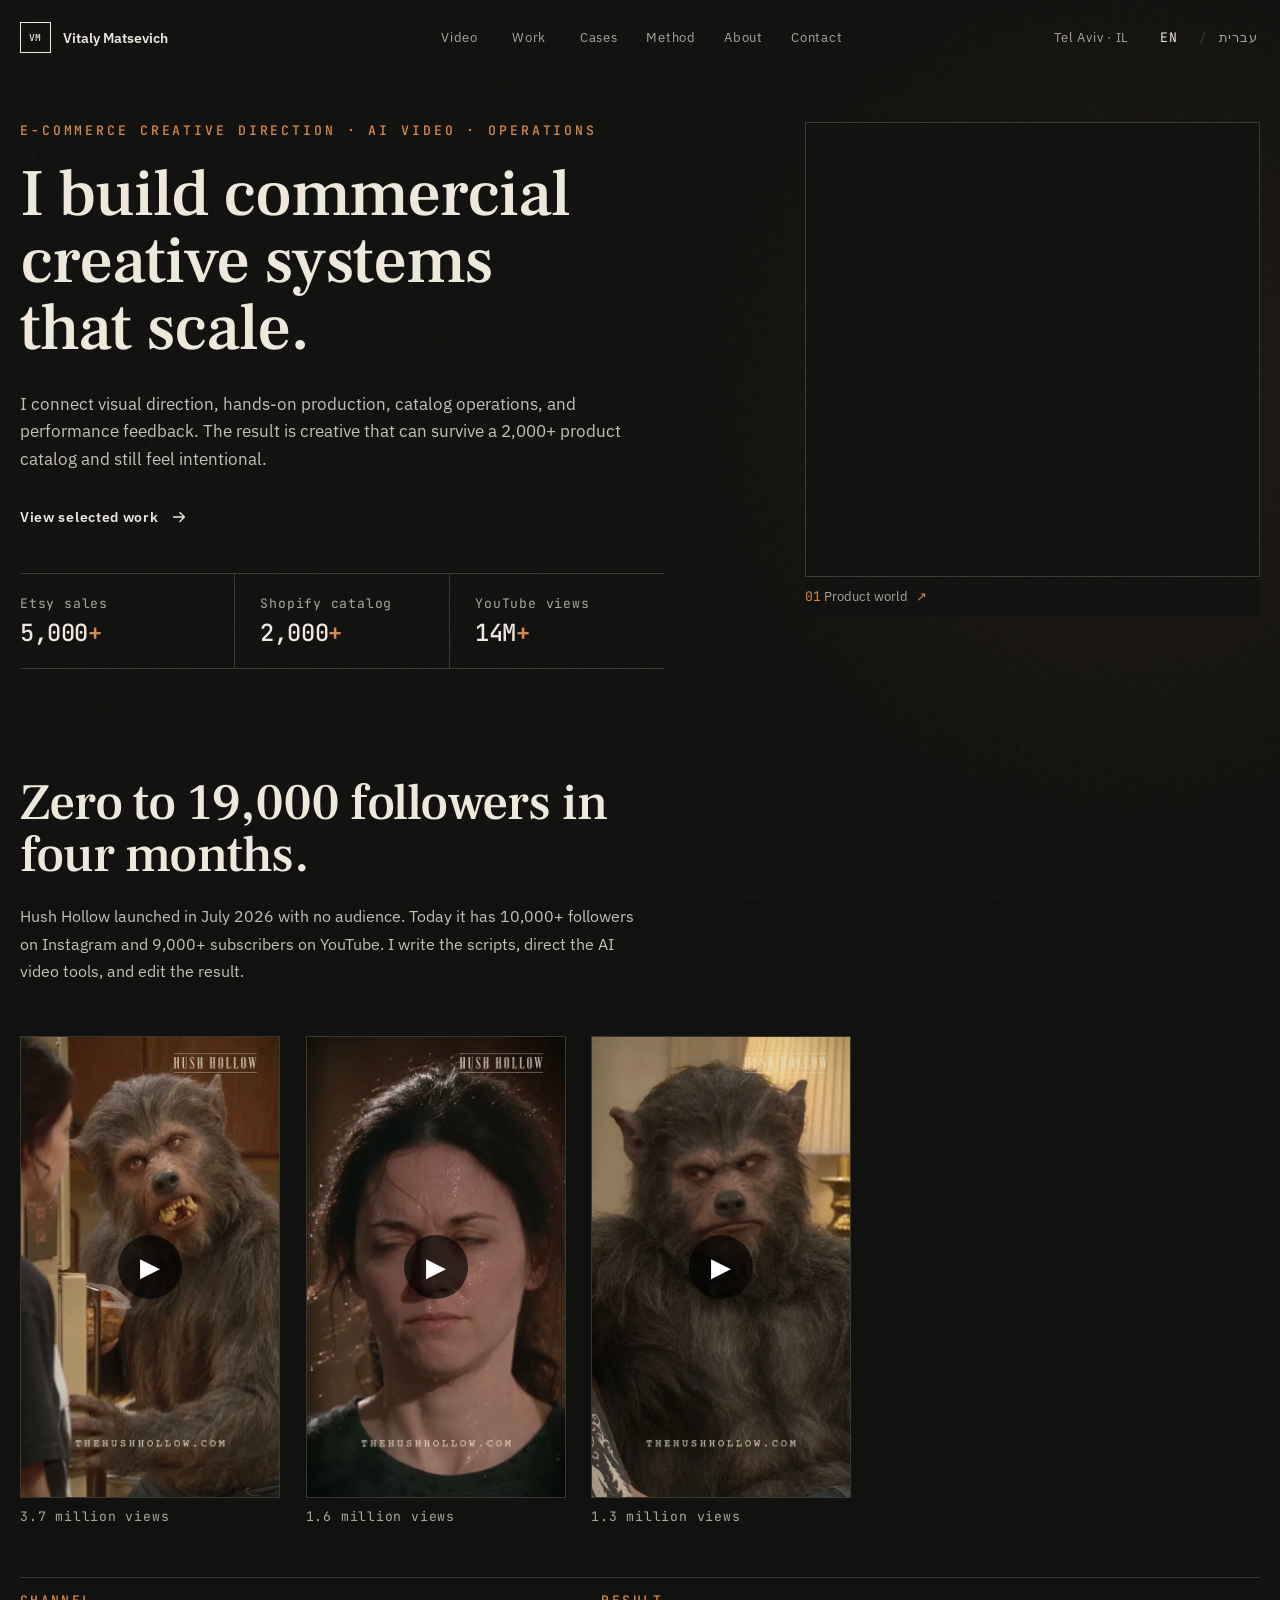
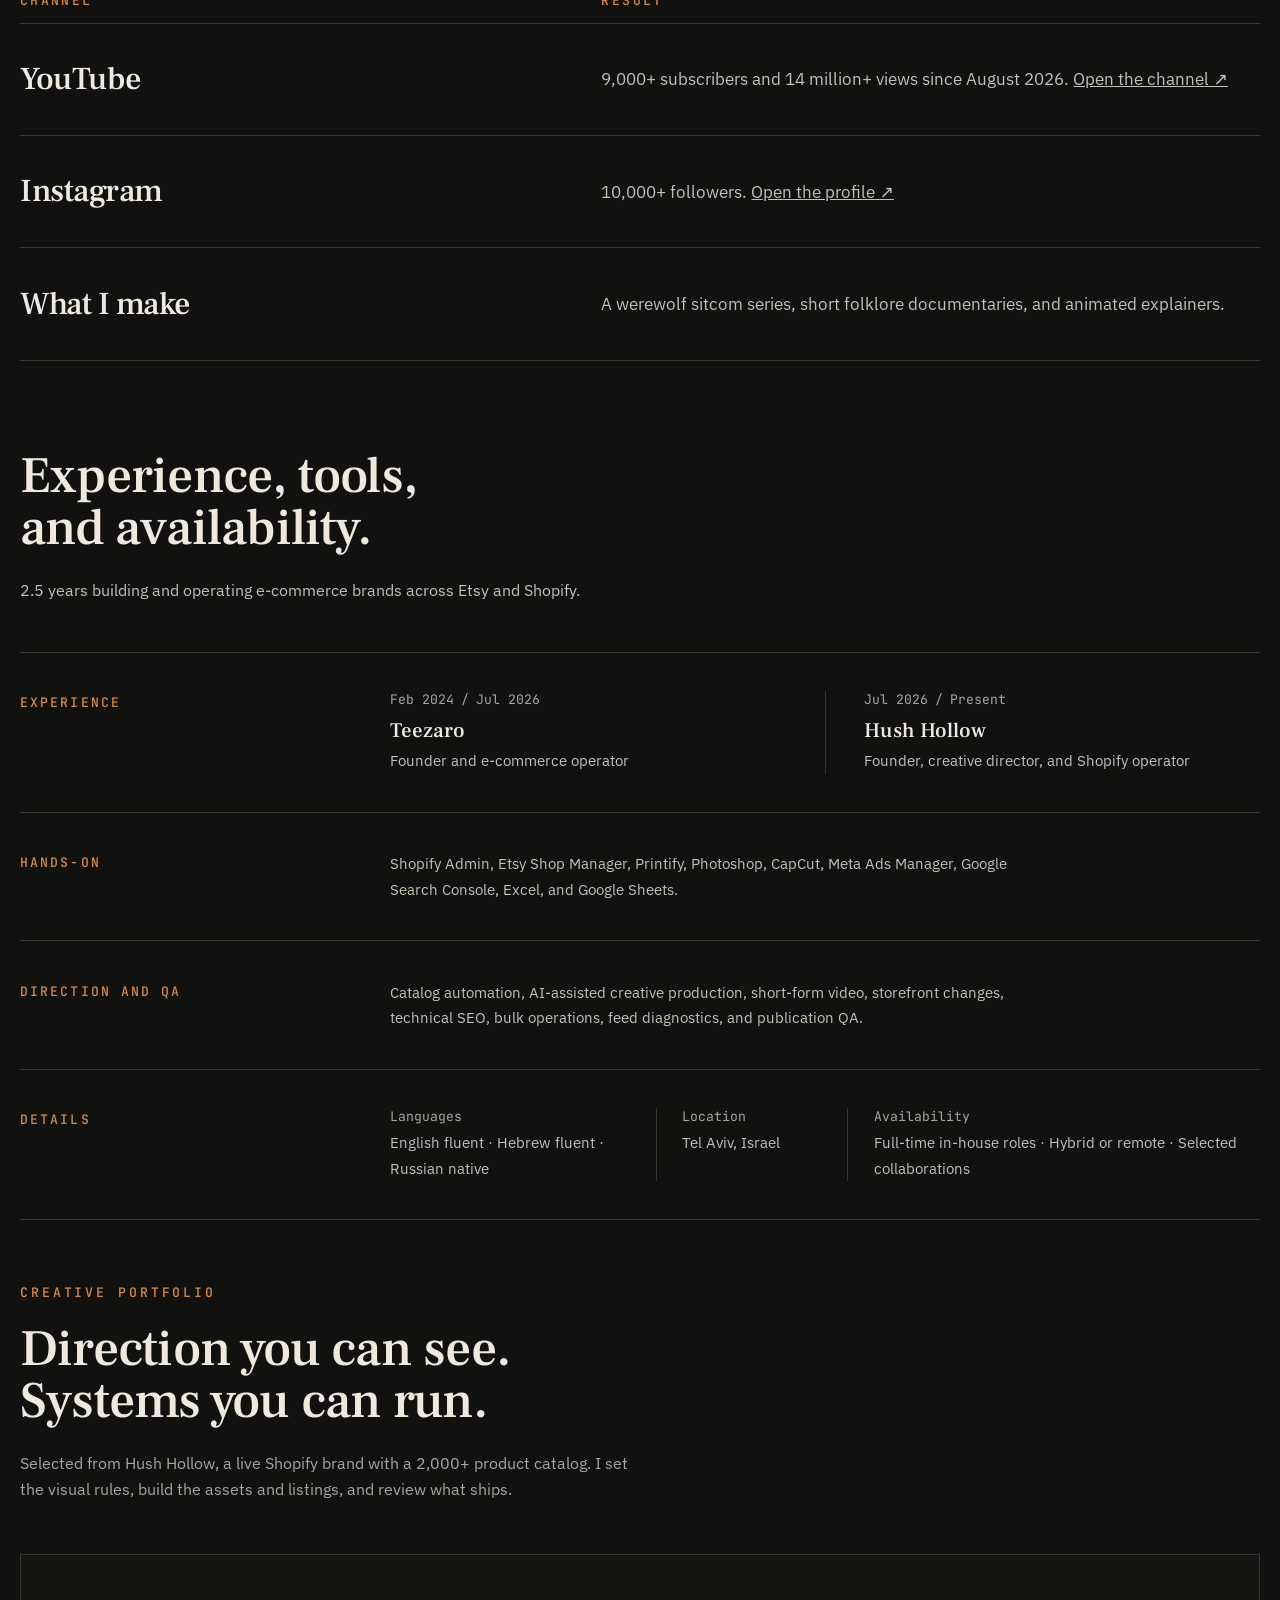
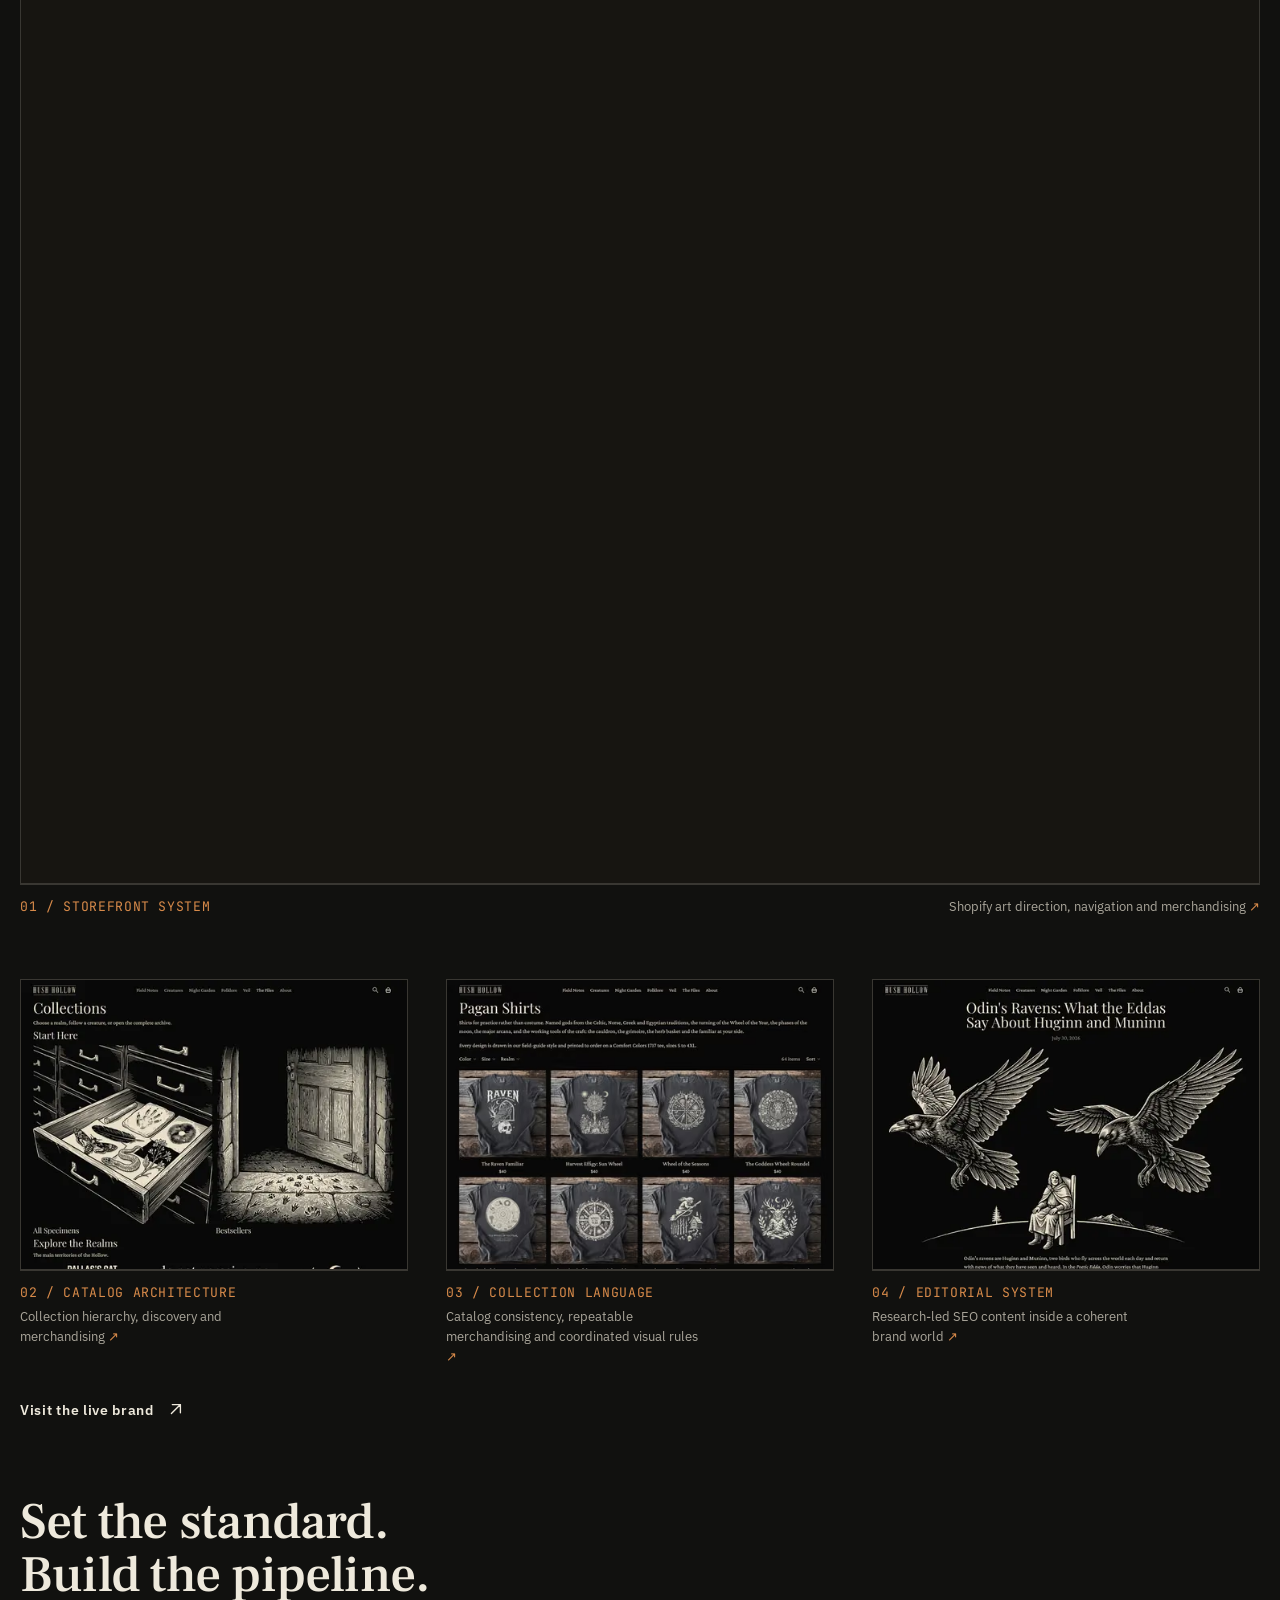
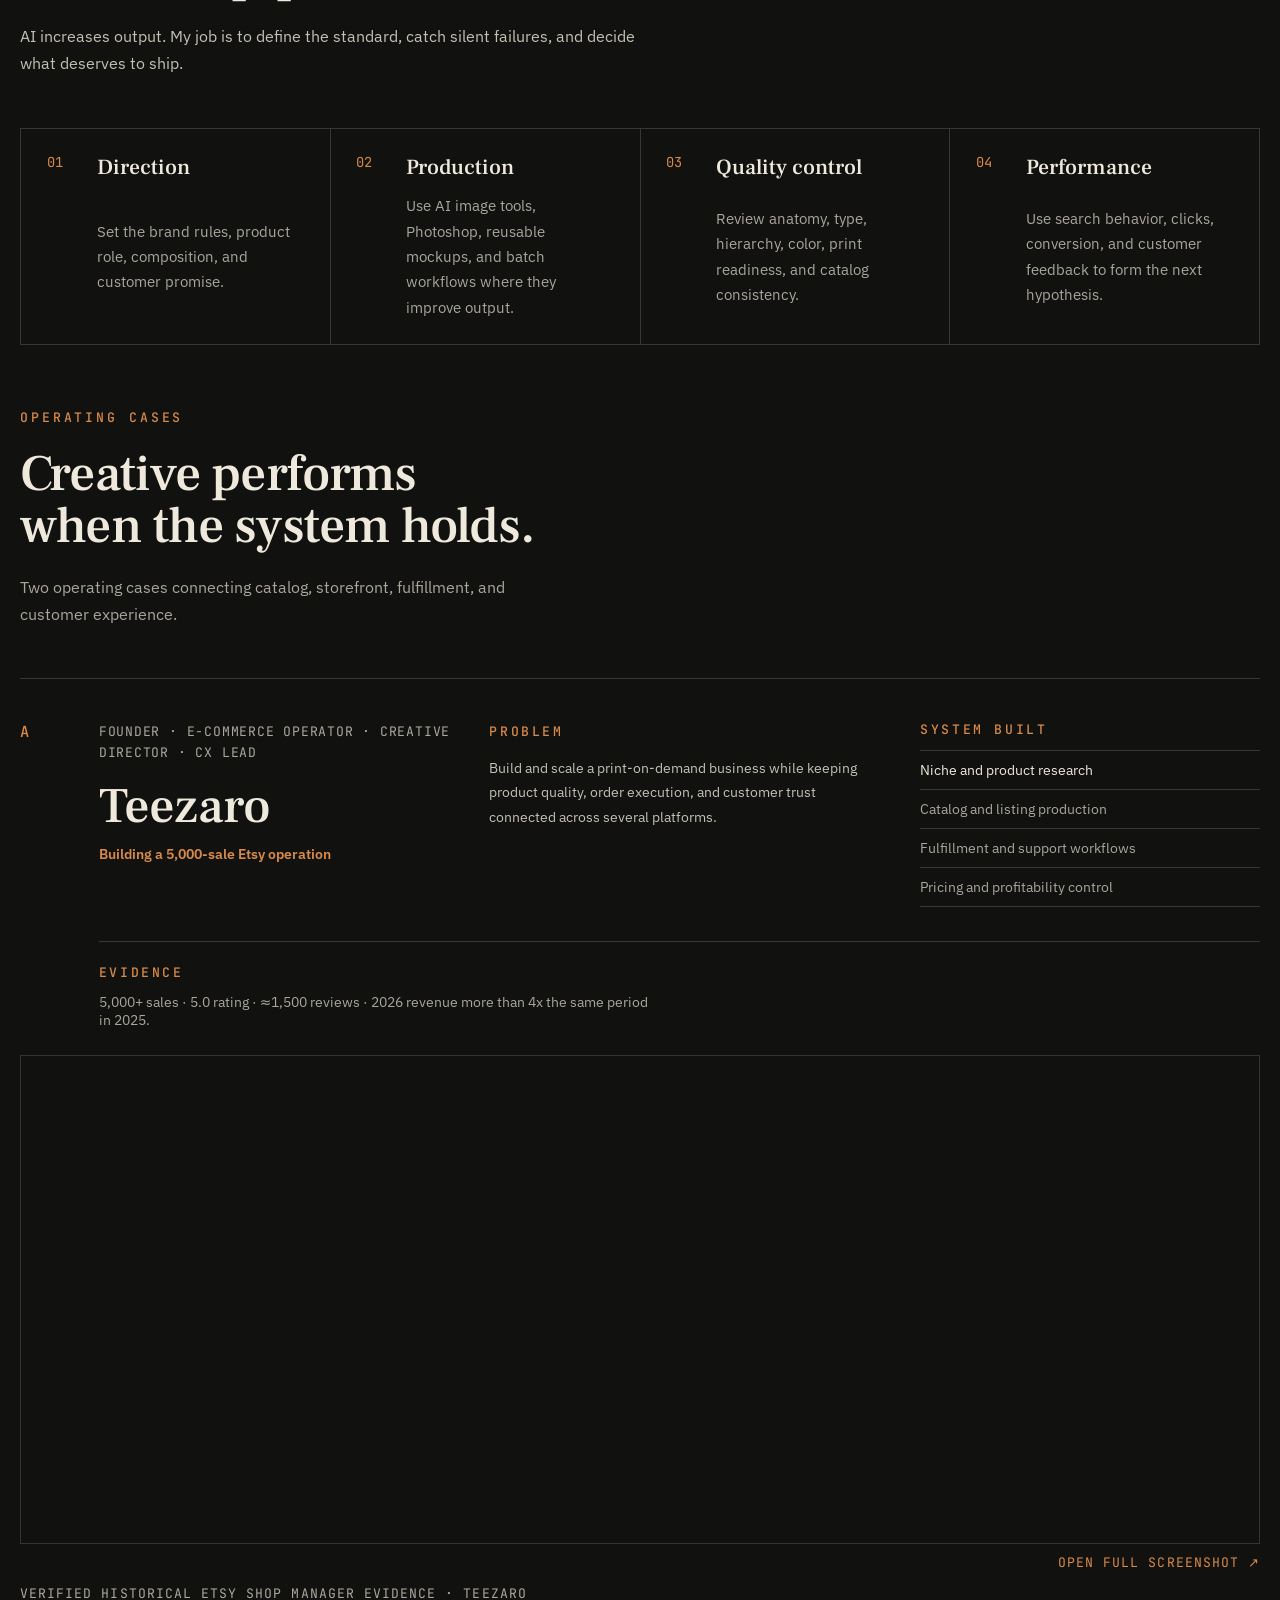
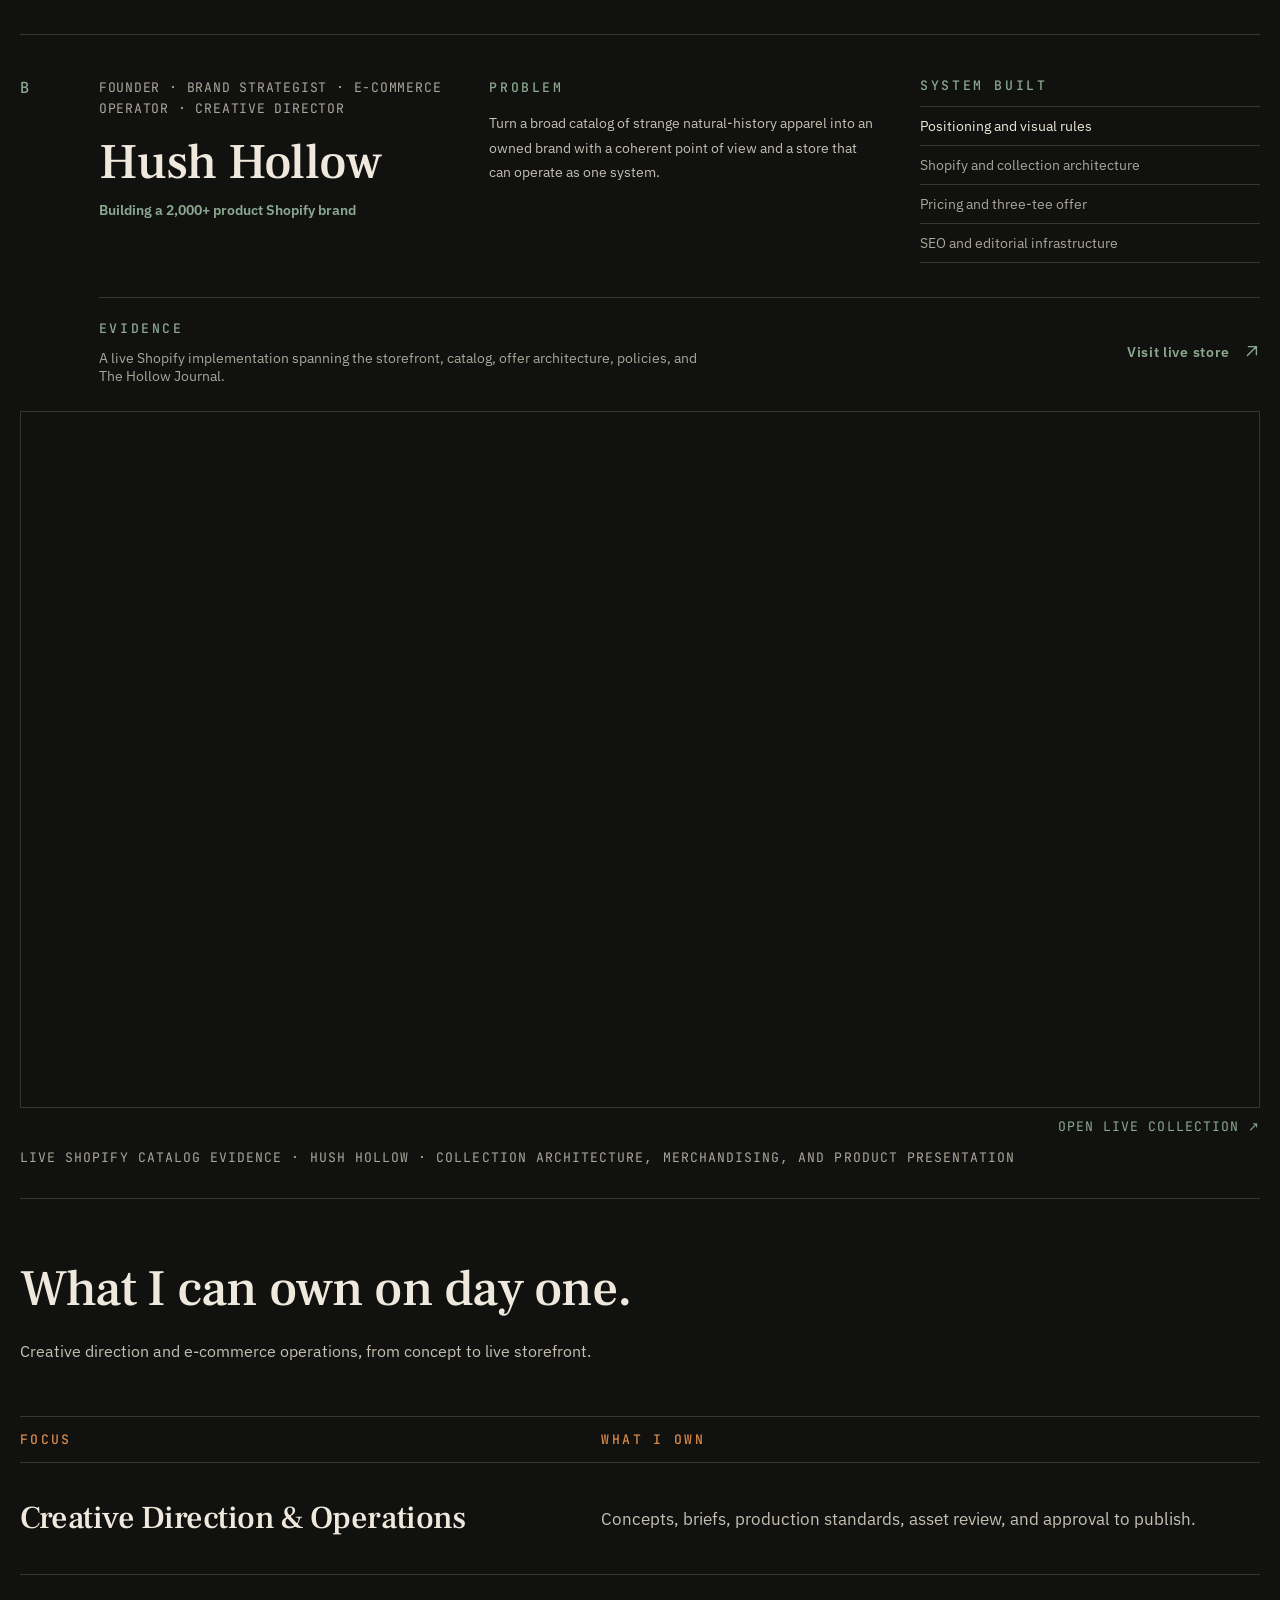
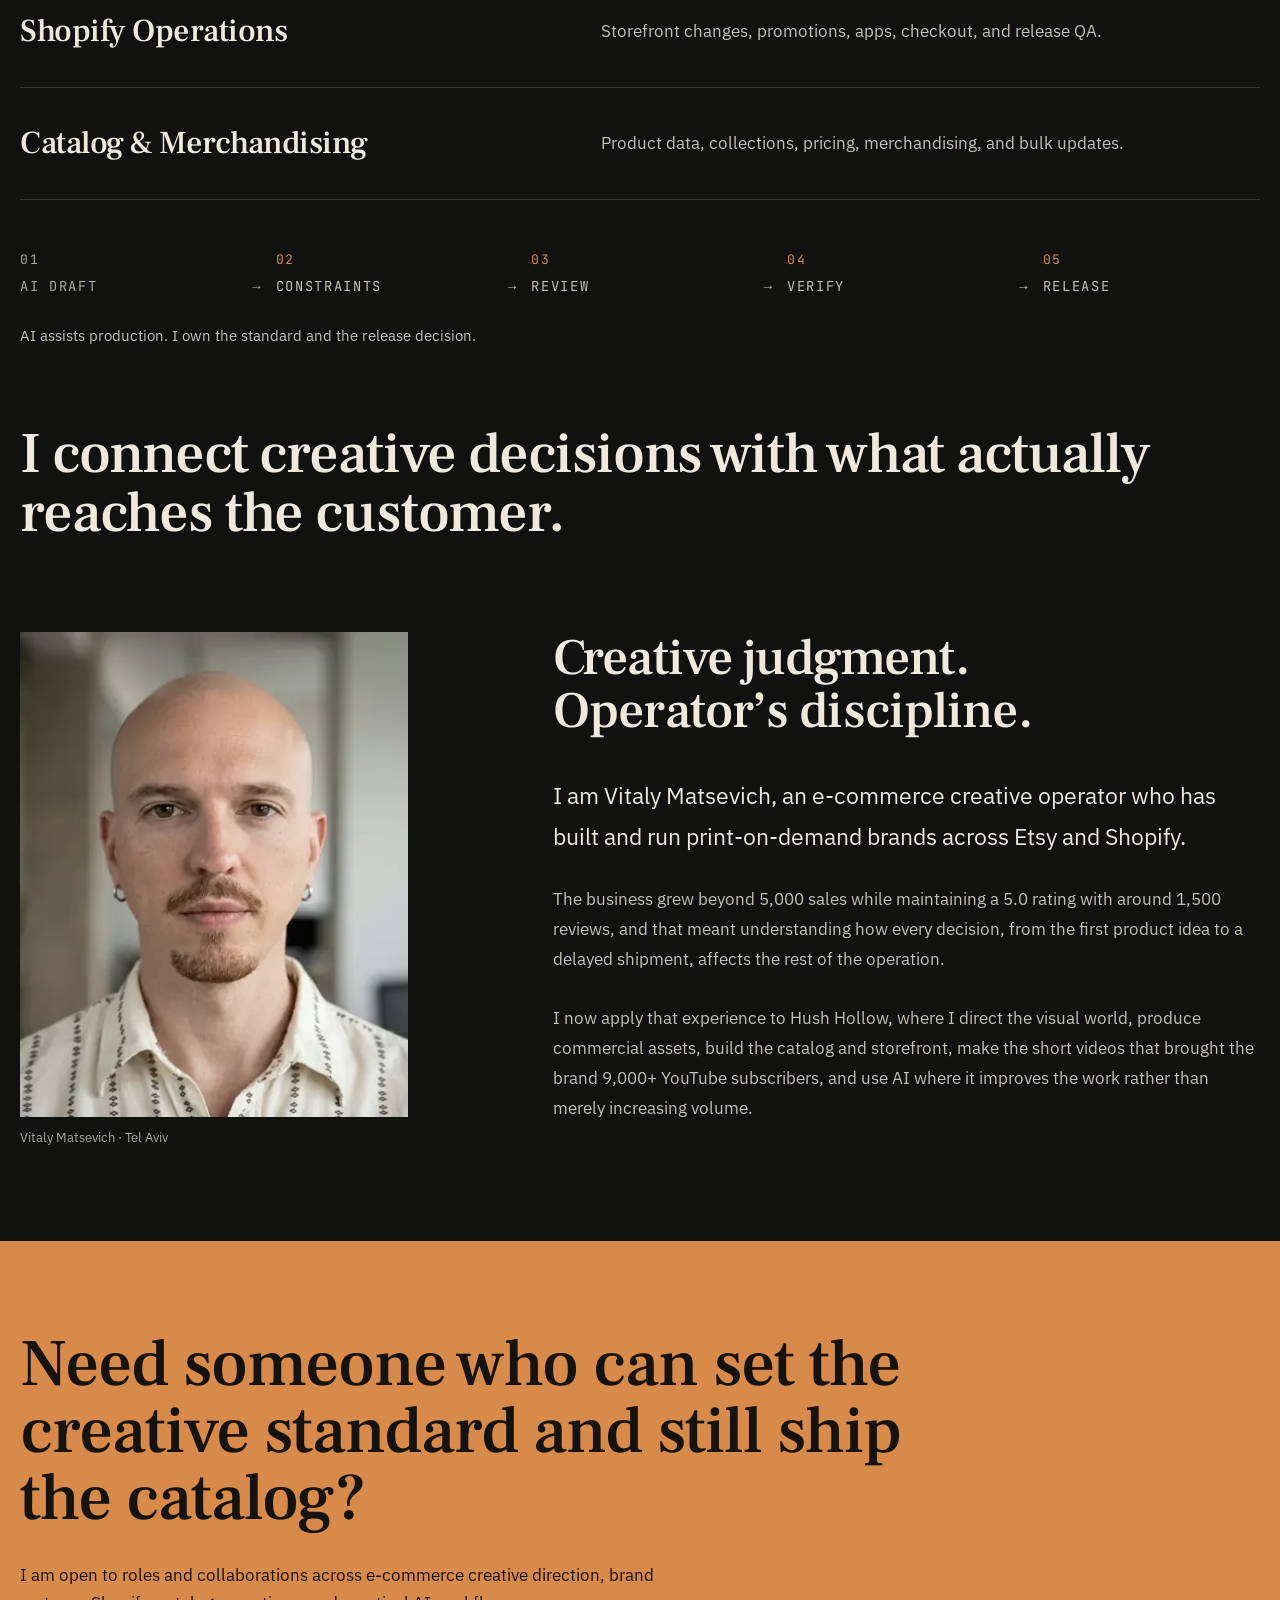
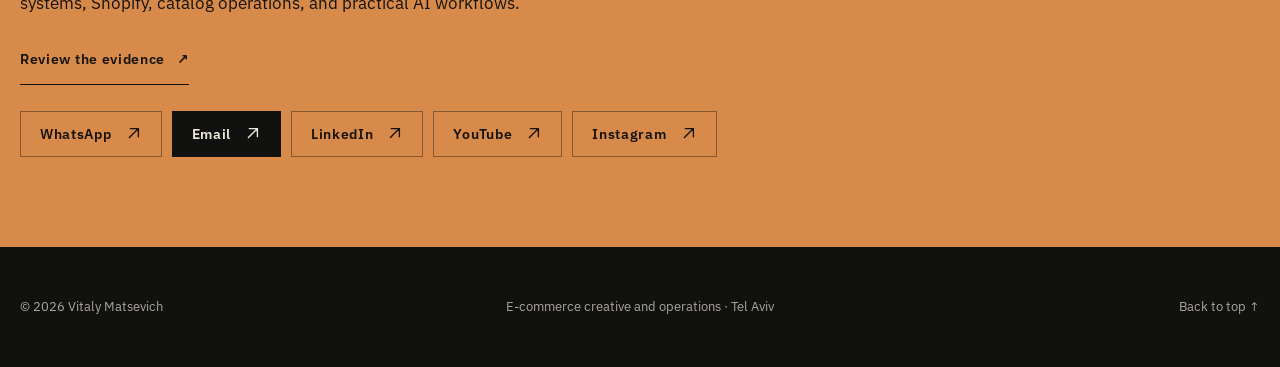
<file: index.html>
<!DOCTYPE html>
<html lang="en">
  <head>
    <meta charset="utf-8">
    <meta name="viewport" content="width=device-width, initial-scale=1">
    <title>Vitaly Matsevich | E-commerce Creative, AI Video &amp; Shopify Operations</title>
    <meta name="description" content="Portfolio of Vitaly Matsevich: e-commerce creative direction, AI video with 14 million+ YouTube views, Shopify catalog systems, and operations backed by 5,000+ Etsy sales.">
    <meta name="author" content="Vitaly Matsevich">
    <meta name="robots" content="index,follow,max-image-preview:large">
    <meta name="theme-color" content="#11110f">
    <meta property="og:type" content="website">
    <meta property="og:site_name" content="Vitaly Matsevich">
    <meta property="og:locale" content="en_US">
    <meta property="og:locale:alternate" content="he_IL">
    <meta property="og:title" content="Vitaly Matsevich | E-commerce Creative, AI Video &amp; Shopify Operations">
    <meta property="og:description" content="Commercial creative direction, AI video production, Shopify catalog systems, and proven e-commerce operations.">
    <meta property="og:url" content="https://vitalymatsevich.com/">
    <meta property="og:image" content="https://vitalymatsevich.com/assets/og-card.jpg">
    <meta property="og:image:type" content="image/jpeg">
    <meta property="og:image:width" content="1200">
    <meta property="og:image:height" content="630">
    <meta property="og:image:alt" content="Vitaly Matsevich, e-commerce creative operator in Tel Aviv. 5,000+ Etsy sales and a 2,000+ product Shopify catalog.">
    <meta name="twitter:card" content="summary_large_image">
    <meta name="twitter:title" content="Vitaly Matsevich | E-commerce Creative, AI Video &amp; Shopify Operations">
    <meta name="twitter:description" content="Commercial creative direction, AI video production, Shopify catalog systems, and proven e-commerce operations.">
    <meta name="twitter:image" content="https://vitalymatsevich.com/assets/og-card.jpg">
    <meta name="twitter:image:alt" content="Vitaly Matsevich, e-commerce creative operator in Tel Aviv.">
    <link rel="canonical" href="https://vitalymatsevich.com/">
    <link rel="alternate" hreflang="en" href="https://vitalymatsevich.com/">
    <link rel="alternate" hreflang="he" href="https://vitalymatsevich.com/he/">
    <link rel="alternate" hreflang="x-default" href="https://vitalymatsevich.com/">
    <link rel="icon" href="favicon.svg" type="image/svg+xml">
    <link rel="apple-touch-icon" sizes="180x180" href="/apple-touch-icon.png">
    <link rel="preload" href="fonts/frank-ruhl-libre-latin.woff2" as="font" type="font/woff2" crossorigin>
    <link rel="preload" href="fonts/ibm-plex-sans-latin.woff2" as="font" type="font/woff2" crossorigin>
    <link rel="preload" href="fonts/jetbrains-mono-latin.woff2" as="font" type="font/woff2" crossorigin>
    <link rel="stylesheet" href="styles.min.css">
    <script type="application/ld+json">
      {
        "@context": "https://schema.org",
        "@graph": [
          {
            "@type": "Person",
            "@id": "https://vitalymatsevich.com/#person",
            "name": "Vitaly Matsevich",
            "url": "https://vitalymatsevich.com/",
            "jobTitle": "E-commerce Creative and Operations Lead",
            "image": "https://vitalymatsevich.com/assets/vitaly-matsevich.jpg",
            "address": { "@type": "PostalAddress", "addressLocality": "Tel Aviv", "addressCountry": "IL" },
            "email": "mailto:vitalymatsevich@gmail.com",
            "sameAs": ["https://www.linkedin.com/in/vitaly-matsevich/"],
            "worksFor": { "@id": "https://thehushhollow.com/#organization" },
            "knowsAbout": ["E-commerce creative direction", "E-commerce operations", "Shopify", "Etsy", "Visual production", "AI video production", "Adobe Creative Suite", "AI image tools", "Conversion rate optimization", "Catalog systems", "SEO content systems"]
          },
          {
            "@type": "Organization",
            "@id": "https://thehushhollow.com/#organization",
            "name": "Hush Hollow",
            "url": "https://thehushhollow.com/",
            "founder": { "@id": "https://vitalymatsevich.com/#person" }
          },
          {
            "@type": "WebSite",
            "@id": "https://vitalymatsevich.com/#website",
            "url": "https://vitalymatsevich.com/",
            "name": "Vitaly Matsevich",
            "inLanguage": "en",
            "publisher": { "@id": "https://vitalymatsevich.com/#person" }
          },
          {
            "@type": "ProfilePage",
            "@id": "https://vitalymatsevich.com/#webpage",
            "url": "https://vitalymatsevich.com/",
            "name": "Vitaly Matsevich | Shopify, E-commerce & Creative Operations",
            "description": "Portfolio spanning e-commerce creative direction, visual production, Shopify catalog systems, and operations.",
            "inLanguage": "en",
            "isPartOf": { "@id": "https://vitalymatsevich.com/#website" },
            "mainEntity": { "@id": "https://vitalymatsevich.com/#person" }
          }
        ]
      }
    </script>
  </head>
  <body>
    <a class="skip-link" href="#main">Skip to content</a>

    <header class="site-header" data-header>
      <a class="identity" href="#top" aria-label="Vitaly Matsevich, home">
        <span class="identity-mark" aria-hidden="true">VM</span>
        <span>Vitaly Matsevich</span>
      </a>
      <nav class="site-nav" aria-label="Main navigation">
        <a class="nav-secondary" href="#audience">Video</a>
        <a href="#work">Work</a>
        <a href="#cases">Cases</a>
        <a class="nav-secondary" href="#method">Method</a>
        <a class="nav-secondary" href="#about">About</a>
        <a href="#contact">Contact</a>
      </nav>
      <div class="header-end">
        <span class="location">Tel Aviv · IL</span>
        <nav class="lang-switch" aria-label="Language">
          <a href="/" lang="en" aria-current="true">EN</a>
          <span aria-hidden="true">/</span>
          <a href="/he/" lang="he">עברית</a>
        </nav>
      </div>
    </header>

    <main id="main">
      <section class="hero" id="top" aria-labelledby="hero-title">
        <div class="hero-copy">
          <p class="role-line">E-commerce creative direction · AI video · Operations</p>
          <h1 id="hero-title">
            <span>I build commercial</span>
            <span>creative systems</span>
            <span>that scale.</span>
          </h1>
          <p class="hero-lede">
            I connect visual direction, hands-on production, catalog operations, and performance feedback. The result is creative that can survive a 2,000+ product catalog and still feel intentional.
          </p>
          <a class="text-action" href="#work">
            View selected work
            <svg viewBox="0 0 20 20" aria-hidden="true"><path d="M4 10h11M11 5l5 5-5 5"/></svg>
          </a>
          <dl class="proof-strip">
            <div><dt>Etsy sales</dt><dd>5,000<span>+</span></dd></div>
            <div><dt>Shopify catalog</dt><dd>2,000<span>+</span></dd></div>
            <div><dt>YouTube views</dt><dd>14M<span>+</span></dd></div>
          </dl>
        </div>

        <div class="hero-visual">
          <figure class="hero-work hero-work--primary">
            <a href="https://thehushhollow.com/products/fox-and-raven-moonlit-wreath" target="_blank" rel="noopener noreferrer" aria-label="View Fox and Raven: Moonlit Wreath on Hush Hollow">
              <picture>
                <source media="(max-width: 680px)" type="image/avif" srcset="assets/fox-raven-480.avif">
                <source media="(max-width: 680px)" type="image/webp" srcset="assets/fox-raven-480.webp">
                <img src="assets/fox-raven.webp" srcset="assets/fox-raven-480.webp 480w, assets/fox-raven-640.webp 640w, assets/fox-raven-768.webp 768w, assets/fox-raven-960.webp 960w, assets/fox-raven-1080.webp 1080w, assets/fox-raven-1440.webp 1440w, assets/fox-raven.webp 1920w" sizes="(max-width: 680px) 76vw, (max-width: 1180px) 69vw, 520px" alt="Fox and raven natural-history shirt artwork presented on a garment mockup" width="1920" height="1920" decoding="async" fetchpriority="high">
              </picture>
            </a>
            <figcaption><span>01</span> Product world <span class="external-cue" aria-hidden="true">↗</span></figcaption>
          </figure>
        </div>

      </section>

      <section class="role-fit" id="audience" aria-labelledby="audience-title">
        <div class="role-fit-heading">
          <h2 id="audience-title">Zero to 19,000 followers in four months.</h2>
          <p>Hush Hollow launched in July 2026 with no audience. Today it has 10,000+ followers on Instagram and 9,000+ subscribers on YouTube. I write the scripts, direct the AI video tools, and edit the result.</p>
        </div>
        <div class="video-row" role="group" aria-label="Most viewed videos">
          <figure>
            <iframe title="When Your Werewolf Boyfriend Gets Caught at 3 AM" loading="lazy" allow="autoplay; encrypted-media; picture-in-picture" allowfullscreen srcdoc="<style>*{margin:0;padding:0}html,body,a{display:block;height:100%;overflow:hidden;background:#11110f}img{width:100%;height:100%;object-fit:cover}span{position:absolute;inset:0;margin:auto;width:64px;height:64px;border-radius:50%;background:rgba(0,0,0,.65);color:#fff;font:26px/64px sans-serif;text-align:center}</style><a href='https://www.youtube-nocookie.com/embed/JYxWz0nOUOQ?autoplay=1'><img src='assets/yt-JYxWz0nOUOQ.webp' alt='Play: When Your Werewolf Boyfriend Gets Caught at 3 AM'><span>&#9654;</span></a>"></iframe>
            <figcaption>3.7 million views</figcaption>
          </figure>
          <figure>
            <iframe title="I Invited My Werewolf Boyfriend In Out of the Rain" loading="lazy" allow="autoplay; encrypted-media; picture-in-picture" allowfullscreen srcdoc="<style>*{margin:0;padding:0}html,body,a{display:block;height:100%;overflow:hidden;background:#11110f}img{width:100%;height:100%;object-fit:cover}span{position:absolute;inset:0;margin:auto;width:64px;height:64px;border-radius:50%;background:rgba(0,0,0,.65);color:#fff;font:26px/64px sans-serif;text-align:center}</style><a href='https://www.youtube-nocookie.com/embed/9MIT_HK7GG4?autoplay=1'><img src='assets/yt-9MIT_HK7GG4.webp' alt='Play: I Invited My Werewolf Boyfriend In Out of the Rain'><span>&#9654;</span></a>"></iframe>
            <figcaption>1.6 million views</figcaption>
          </figure>
          <figure>
            <iframe title="My Werewolf Boyfriend Is Not Jealous of My Shirt" loading="lazy" allow="autoplay; encrypted-media; picture-in-picture" allowfullscreen srcdoc="<style>*{margin:0;padding:0}html,body,a{display:block;height:100%;overflow:hidden;background:#11110f}img{width:100%;height:100%;object-fit:cover}span{position:absolute;inset:0;margin:auto;width:64px;height:64px;border-radius:50%;background:rgba(0,0,0,.65);color:#fff;font:26px/64px sans-serif;text-align:center}</style><a href='https://www.youtube-nocookie.com/embed/k346Fz9_4a4?autoplay=1'><img src='assets/yt-k346Fz9_4a4.webp' alt='Play: My Werewolf Boyfriend Is Not Jealous of My Shirt'><span>&#9654;</span></a>"></iframe>
            <figcaption>1.3 million views</figcaption>
          </figure>
        </div>
        <div class="role-fit-table" role="table" aria-label="Social channels and results">
          <div class="role-fit-row role-fit-row--header" role="row">
            <span role="columnheader">Channel</span>
            <span role="columnheader">Result</span>
          </div>
          <div class="role-fit-row" role="row">
            <div role="rowheader"><h3>YouTube</h3></div>
            <p role="cell">9,000+ subscribers and 14 million+ views since August 2026. <a href="https://www.youtube.com/@thehushhollow" target="_blank" rel="noopener noreferrer">Open the channel ↗</a></p>
          </div>
          <div class="role-fit-row" role="row">
            <div role="rowheader"><h3>Instagram</h3></div>
            <p role="cell">10,000+ followers. <a href="https://www.instagram.com/thehushhollow/" target="_blank" rel="noopener noreferrer">Open the profile ↗</a></p>
          </div>
          <div class="role-fit-row" role="row">
            <div role="rowheader"><h3>What I make</h3></div>
            <p role="cell">A werewolf sitcom series, short folklore documentaries, and animated explainers.</p>
          </div>
        </div>
      </section>

      <section class="profile-snapshot" id="profile" aria-labelledby="profile-title">
        <div class="snapshot-heading">
          <h2 id="profile-title"><span>Experience, tools,</span><span>and availability.</span></h2>
          <p>2.5 years building and operating e-commerce brands across Etsy and Shopify.</p>
        </div>
        <div class="snapshot-grid">
          <article class="snapshot-block snapshot-block--timeline">
            <h3>Experience</h3>
            <ol class="snapshot-timeline">
              <li><span class="snapshot-dates"><time datetime="2024-02">Feb 2024</time><span aria-hidden="true">/</span><time datetime="2026-07">Jul 2026</time></span><strong>Teezaro</strong><p>Founder and e-commerce operator</p></li>
              <li><span class="snapshot-dates"><time datetime="2026-07">Jul 2026</time><span aria-hidden="true">/</span><span>Present</span></span><strong>Hush Hollow</strong><p>Founder, creative director, and Shopify operator</p></li>
            </ol>
          </article>
          <article class="snapshot-block snapshot-block--hands">
            <h3>Hands-on</h3>
            <p>Shopify Admin, Etsy Shop Manager, Printify, Photoshop, CapCut, Meta Ads Manager, Google Search Console, Excel, and Google Sheets.</p>
          </article>
          <article class="snapshot-block snapshot-block--qa">
            <h3>Direction and QA</h3>
            <p>Catalog automation, AI-assisted creative production, short-form video, storefront changes, technical SEO, bulk operations, feed diagnostics, and publication QA.</p>
          </article>
          <article class="snapshot-block snapshot-block--details">
            <h3>Details</h3>
            <dl>
              <div><dt>Languages</dt><dd>English fluent · Hebrew fluent · Russian native</dd></div>
              <div><dt>Location</dt><dd>Tel Aviv, Israel</dd></div>
              <div><dt>Availability</dt><dd>Full-time in-house roles · Hybrid or remote · Selected collaborations</dd></div>
            </dl>
          </article>
        </div>
      </section>

      <section class="creative-section" id="work" aria-labelledby="creative-title">
        <div class="section-intro">
          <p>Creative portfolio</p>
          <h2 id="creative-title"><span>Direction you can see.</span><span>Systems you can run.</span></h2>
          <p>Selected from Hush Hollow, a live Shopify brand with a 2,000+ product catalog. I set the visual rules, build the assets and listings, and review what ships.</p>
        </div>

        <div class="creative-gallery">
          <figure class="creative-piece creative-piece--storefront">
            <a href="https://thehushhollow.com/" target="_blank" rel="noopener noreferrer" aria-label="Open the live Hush Hollow storefront">
              <picture>
                <source media="(max-width: 680px)" type="image/avif" srcset="assets/hush-storefront-mobile-430.avif">
                <source media="(max-width: 680px)" type="image/webp" srcset="assets/hush-storefront-mobile-430.webp">
                <source type="image/avif" srcset="assets/hush-hollow-homepage-480.avif 480w, assets/hush-hollow-homepage-640.avif 640w, assets/hush-hollow-homepage-768.avif 768w, assets/hush-hollow-homepage-960.avif 960w, assets/hush-hollow-homepage-1280.avif 1280w, assets/hush-hollow-homepage-1440.avif 1440w, assets/hush-hollow-homepage-1600.avif 1600w, assets/hush-hollow-homepage.avif 2000w" sizes="(max-width: 680px) calc(100vw - 28px), (max-width: 1040px) calc(100vw - 32px), min(calc(100vw - 40px), 1460px)">
                <img src="assets/hush-hollow-homepage.webp" srcset="assets/hush-hollow-homepage-480.webp 480w, assets/hush-hollow-homepage-640.webp 640w, assets/hush-hollow-homepage-768.webp 768w, assets/hush-hollow-homepage-960.webp 960w, assets/hush-hollow-homepage-1280.webp 1280w, assets/hush-hollow-homepage-1440.webp 1440w, assets/hush-hollow-homepage-1600.webp 1600w, assets/hush-hollow-homepage.webp 2000w" sizes="(max-width: 680px) calc(100vw - 28px), (max-width: 1040px) calc(100vw - 32px), min(calc(100vw - 40px), 1460px)" alt="Hush Hollow homepage showing dark woodland art direction, illustrated collections, and the Archive Set offer" width="2000" height="1500" loading="lazy" decoding="async">
              </picture>
            </a>
            <figcaption><span class="creative-caption-label">01 / Storefront system</span><span class="creative-caption-copy">Shopify art direction, navigation and merchandising <span class="external-cue" aria-hidden="true">↗</span></span></figcaption>
          </figure>
          <figure class="creative-piece creative-piece--collections">
            <a href="https://thehushhollow.com/collections" target="_blank" rel="noopener noreferrer" aria-label="Open the Hush Hollow collections directory">
              <picture>
                <source media="(max-width: 680px)" type="image/avif" srcset="assets/hush-collections-480.avif">
                <source media="(max-width: 680px)" type="image/webp" srcset="assets/hush-collections-480.webp">
                <img src="assets/hush-collections.webp" srcset="assets/hush-collections-480.webp 480w, assets/hush-collections-640.webp 640w, assets/hush-collections-768.webp 768w, assets/hush-collections-960.webp 960w, assets/hush-collections-1080.webp 1080w, assets/hush-collections-1280.webp 1280w, assets/hush-collections.webp 2000w" sizes="(max-width: 1040px) calc((100vw - 60px) / 2), min(31vw, 470px)" alt="Hush Hollow collections directory with an illustrated specimen drawer and a doorway leading into animal tracks" width="2000" height="1500" loading="lazy" decoding="async">
              </picture>
            </a>
            <figcaption><span class="creative-caption-label">02 / Catalog architecture</span><span class="creative-caption-copy">Collection hierarchy, discovery and merchandising <span class="external-cue" aria-hidden="true">↗</span></span></figcaption>
          </figure>
          <figure class="creative-piece creative-piece--pagan">
            <a href="https://thehushhollow.com/collections/pagan-shirts" target="_blank" rel="noopener noreferrer" aria-label="Open the Hush Hollow Pagan Shirts collection">
              <picture>
                <source media="(max-width: 680px)" type="image/avif" srcset="assets/hush-pagan-shirts-480.avif">
                <source media="(max-width: 680px)" type="image/webp" srcset="assets/hush-pagan-shirts-480.webp">
                <source type="image/avif" srcset="assets/hush-pagan-shirts-480.avif 480w, assets/hush-pagan-shirts-640.avif 640w, assets/hush-pagan-shirts-768.avif 768w, assets/hush-pagan-shirts-960.avif 960w, assets/hush-pagan-shirts-1280.avif 1280w, assets/hush-pagan-shirts-1440.avif 1440w, assets/hush-pagan-shirts-1600.avif 1600w, assets/hush-pagan-shirts.avif 2000w" sizes="(max-width: 680px) calc(100vw - 28px), (max-width: 1040px) calc((100vw - 60px) / 2), min(31vw, 470px)">
                <source type="image/webp" srcset="assets/hush-pagan-shirts-480.webp 480w, assets/hush-pagan-shirts-640.webp 640w, assets/hush-pagan-shirts-768.webp 768w, assets/hush-pagan-shirts-960.webp 960w, assets/hush-pagan-shirts-1280.webp 1280w, assets/hush-pagan-shirts-1440.webp 1440w, assets/hush-pagan-shirts-1600.webp 1600w, assets/hush-pagan-shirts.webp 2000w" sizes="(max-width: 680px) calc(100vw - 28px), (max-width: 1040px) calc((100vw - 60px) / 2), min(31vw, 470px)">
                <img src="assets/hush-pagan-shirts.webp" alt="Hush Hollow Pagan Shirts collection page showing a coordinated catalog of field-guide apparel designs" width="2000" height="1500" loading="lazy" decoding="async">
              </picture>
            </a>
            <figcaption><span class="creative-caption-label">03 / Collection language</span><span class="creative-caption-copy">Catalog consistency, repeatable merchandising and coordinated visual rules <span class="external-cue" aria-hidden="true">↗</span></span></figcaption>
          </figure>
          <figure class="creative-piece creative-piece--journal">
            <a href="https://thehushhollow.com/blogs/journal/odins-ravens-huginn-muninn" target="_blank" rel="noopener noreferrer" aria-label="Read Odin's Ravens in The Hollow Journal">
              <picture>
                <source media="(max-width: 680px)" type="image/avif" srcset="assets/hush-journal-odins-ravens-480.avif">
                <source media="(max-width: 680px)" type="image/webp" srcset="assets/hush-journal-odins-ravens-480.webp">
                <img src="assets/hush-journal-odins-ravens.webp" srcset="assets/hush-journal-odins-ravens-480.webp 480w, assets/hush-journal-odins-ravens-640.webp 640w, assets/hush-journal-odins-ravens-768.webp 768w, assets/hush-journal-odins-ravens-960.webp 960w, assets/hush-journal-odins-ravens-1080.webp 1080w, assets/hush-journal-odins-ravens-1280.webp 1280w, assets/hush-journal-odins-ravens-1600.webp 1600w, assets/hush-journal-odins-ravens.webp 2000w" sizes="(max-width: 1040px) calc(100vw - 32px), min(31vw, 470px)" alt="The Hollow Journal article about Odin's ravens, illustrated with Huginn and Muninn flying above Odin" width="2000" height="1500" loading="lazy" decoding="async">
              </picture>
            </a>
            <figcaption><span class="creative-caption-label">04 / Editorial system</span><span class="creative-caption-copy">Research-led SEO content inside a coherent brand world <span class="external-cue" aria-hidden="true">↗</span></span></figcaption>
          </figure>
        </div>

        <a class="project-link gallery-link" href="https://thehushhollow.com/" target="_blank" rel="noopener noreferrer">
          Visit the live brand
          <svg viewBox="0 0 20 20" aria-hidden="true"><path d="M7 4h9v9M16 4 6 14"></path></svg>
        </a>
      </section>

      <section class="creative-system" id="method" aria-labelledby="creative-system-title">
        <div class="creative-system-heading">
          <h2 id="creative-system-title"><span>Set the standard.</span><span>Build the pipeline.</span></h2>
          <p>AI increases output. My job is to define the standard, catch silent failures, and decide what deserves to ship.</p>
        </div>
        <ol class="creative-system-track">
          <li><span>01</span><strong>Direction</strong><p>Set the brand rules, product role, composition, and customer promise.</p></li>
          <li><span>02</span><strong>Production</strong><p>Use AI image tools, Photoshop, reusable mockups, and batch workflows where they improve output.</p></li>
          <li><span>03</span><strong>Quality control</strong><p>Review anatomy, type, hierarchy, color, print readiness, and catalog consistency.</p></li>
          <li><span>04</span><strong>Performance</strong><p>Use search behavior, clicks, conversion, and customer feedback to form the next hypothesis.</p></li>
        </ol>
      </section>

      <section class="work-section" id="cases" aria-labelledby="work-title">
        <div class="section-intro">
          <p>Operating cases</p>
          <h2 id="work-title"><span>Creative performs</span><span>when the system holds.</span></h2>
          <p>Two operating cases connecting catalog, storefront, fulfillment, and customer experience.</p>
        </div>
        <div class="projects">
          <article class="project project--copper">
            <div class="project-index" aria-hidden="true">A</div>
            <div class="project-heading">
              <p>Founder · E-commerce operator · Creative director · CX lead</p>
              <h3>Teezaro</h3>
              <strong>Building a 5,000-sale Etsy operation</strong>
            </div>
            <p class="project-summary"><span class="field-label">Problem</span>Build and scale a print-on-demand business while keeping product quality, order execution, and customer trust connected across several platforms.</p>
            <div class="project-system">
              <span class="field-label">System built</span>
              <ul class="outcomes">
                <li>Niche and product research</li>
                <li>Catalog and listing production</li>
                <li>Fulfillment and support workflows</li>
                <li>Pricing and profitability control</li>
              </ul>
            </div>
            <div class="project-foot">
              <p><span class="field-label">Evidence</span>5,000+ sales · 5.0 rating · ≈1,500 reviews · 2026 revenue more than 4x the same period in 2025.</p>
            </div>
            <figure class="project-evidence">
              <a class="project-evidence-link" href="assets/teezaro-evidence.png" data-evidence-mobile="assets/teezaro-evidence-mobile.png" target="_blank" rel="noopener noreferrer" aria-label="Open the full-size Etsy evidence screenshot in a new tab">
                <picture>
                  <source
                    media="(max-width: 680px)"
                    type="image/webp"
                    srcset="assets/teezaro-evidence-mobile-480.webp 480w, assets/teezaro-evidence-mobile-640.webp 640w, assets/teezaro-evidence-mobile-768.webp 768w, assets/teezaro-evidence-mobile-960.webp 960w, assets/teezaro-evidence-mobile-1200.webp 1200w, assets/teezaro-evidence-mobile.webp 1440w"
                    sizes="calc(100vw - 28px)">
                  <source
                    type="image/webp"
                    srcset="assets/teezaro-evidence-640.webp 640w, assets/teezaro-evidence-1280.webp 1280w, assets/teezaro-evidence-1920.webp 1920w"
                    sizes="(max-width: 680px) calc(100vw - 28px), (max-width: 1040px) calc(100vw - 32px), min(calc(100vw - 40px), 1460px)">
                  <img src="assets/teezaro-evidence.png" alt="Teezaro Etsy Shop Manager showing 5,056 sales, a 5.0 rating from about 1,500 reviews, and year-to-date growth in views, visits, orders and revenue." width="2800" height="1100" loading="lazy" decoding="async">
                </picture>
                <span class="project-evidence-view" aria-hidden="true">Open full screenshot ↗</span>
              </a>
              <figcaption>Verified historical Etsy Shop Manager evidence · Teezaro</figcaption>
            </figure>
          </article>

          <article class="project project--forest">
            <div class="project-index" aria-hidden="true">B</div>
            <div class="project-heading">
              <p>Founder · Brand strategist · E-commerce operator · Creative director</p>
              <h3>Hush Hollow</h3>
              <strong>Building a 2,000+ product Shopify brand</strong>
            </div>
            <p class="project-summary"><span class="field-label">Problem</span>Turn a broad catalog of strange natural-history apparel into an owned brand with a coherent point of view and a store that can operate as one system.</p>
            <div class="project-system">
              <span class="field-label">System built</span>
              <ul class="outcomes">
                <li>Positioning and visual rules</li>
                <li>Shopify and collection architecture</li>
                <li>Pricing and three-tee offer</li>
                <li>SEO and editorial infrastructure</li>
              </ul>
            </div>
            <div class="project-foot">
              <p><span class="field-label">Evidence</span>A live Shopify implementation spanning the storefront, catalog, offer architecture, policies, and The Hollow Journal.</p>
              <a class="project-link" href="https://thehushhollow.com/" target="_blank" rel="noopener noreferrer">
                Visit live store
                <svg viewBox="0 0 20 20" aria-hidden="true"><path d="M7 4h9v9M16 4 6 14"></path></svg>
              </a>
            </div>
            <figure class="project-evidence project-evidence--hush">
              <a class="project-evidence-link" href="https://thehushhollow.com/collections/pagan-shirts" target="_blank" rel="noopener noreferrer" aria-label="Open the live Hush Hollow Pagan Shirts collection in a new tab">
                <picture>
                  <source type="image/avif" srcset="assets/hush-pagan-shirts-480.avif 480w, assets/hush-pagan-shirts-640.avif 640w, assets/hush-pagan-shirts-768.avif 768w, assets/hush-pagan-shirts-960.avif 960w, assets/hush-pagan-shirts-1280.avif 1280w, assets/hush-pagan-shirts-1440.avif 1440w, assets/hush-pagan-shirts-1600.avif 1600w, assets/hush-pagan-shirts.avif 2000w" sizes="(max-width: 680px) calc(100vw - 28px), (max-width: 1040px) calc(100vw - 32px), min(calc(100vw - 40px), 1460px)">
                <source type="image/webp" srcset="assets/hush-pagan-shirts-480.webp 480w, assets/hush-pagan-shirts-640.webp 640w, assets/hush-pagan-shirts-768.webp 768w, assets/hush-pagan-shirts-960.webp 960w, assets/hush-pagan-shirts-1280.webp 1280w, assets/hush-pagan-shirts-1440.webp 1440w, assets/hush-pagan-shirts-1600.webp 1600w, assets/hush-pagan-shirts.webp 2000w" sizes="(max-width: 680px) calc(100vw - 28px), (max-width: 1040px) calc(100vw - 32px), min(calc(100vw - 40px), 1460px)">
                  <img src="assets/hush-pagan-shirts.webp" alt="Live Hush Hollow Pagan Shirts collection showing a coordinated product catalog and collection merchandising" width="2000" height="1500" loading="lazy" decoding="async">
                </picture>
                <span class="project-evidence-view" aria-hidden="true">Open live collection ↗</span>
              </a>
              <figcaption>Live Shopify catalog evidence · Hush Hollow · Collection architecture, merchandising, and product presentation</figcaption>
            </figure>
          </article>
        </div>
      </section>

      <section class="role-fit" id="role-fit" aria-labelledby="role-fit-title">
        <div class="role-fit-heading">
          <h2 id="role-fit-title">What I can own on day one.</h2>
          <p>Creative direction and e-commerce operations, from concept to live storefront.</p>
        </div>

        <div class="role-fit-table" role="table" aria-label="Areas of focus and responsibilities">
          <div class="role-fit-row role-fit-row--header" role="row">
            <span role="columnheader">Focus</span>
            <span role="columnheader">What I own</span>
          </div>
          <div class="role-fit-row" role="row">
            <div role="rowheader"><h3>Creative Direction &amp; Operations</h3></div>
            <p role="cell">Concepts, briefs, production standards, asset review, and approval to publish.</p>
          </div>
          <div class="role-fit-row" role="row">
            <div role="rowheader"><h3>Shopify Operations</h3></div>
            <p role="cell">Storefront changes, promotions, apps, checkout, and release QA.</p>
          </div>
          <div class="role-fit-row" role="row">
            <div role="rowheader"><h3>Catalog &amp; Merchandising</h3></div>
            <p role="cell">Product data, collections, pricing, merchandising, and bulk updates.</p>
          </div>
        </div>

        <div class="role-fit-process" aria-label="AI-assisted production process">
          <ol>
            <li><span>01</span>AI draft</li>
            <li><span>02</span>Constraints</li>
            <li><span>03</span>Review</li>
            <li><span>04</span>Verify</li>
            <li><span>05</span>Release</li>
          </ol>
          <p>AI assists production. I own the standard and the release decision.</p>
        </div>

        <p class="role-fit-statement">I connect creative decisions with what actually reaches the customer.</p>
      </section>

      <section class="about-section" id="about" aria-labelledby="about-title">
        <div class="about-title">
          <h2 id="about-title"><span>Creative judgment.</span><span>Operator’s discipline.</span></h2>
        </div>
        <figure class="portrait">
          <img src="assets/vitaly-matsevich.webp" srcset="assets/vitaly-matsevich-480.webp 480w, assets/vitaly-matsevich-640.webp 640w, assets/vitaly-matsevich-768.webp 768w, assets/vitaly-matsevich.webp 1024w" sizes="(max-width: 680px) 76vw, (max-width: 1040px) 52vw, 36vw" alt="Portrait of Vitaly Matsevich" width="1024" height="1024" loading="lazy" decoding="async">
          <figcaption>Vitaly Matsevich · Tel Aviv</figcaption>
        </figure>
        <div class="about-copy">
          <p>I am Vitaly Matsevich, an e-commerce creative operator who has built and run print-on-demand brands across Etsy and Shopify.</p>
          <p>The business grew beyond 5,000 sales while maintaining a 5.0 rating with around 1,500 reviews, and that meant understanding how every decision, from the first product idea to a delayed shipment, affects the rest of the operation.</p>
          <p>I now apply that experience to Hush Hollow, where I direct the visual world, produce commercial assets, build the catalog and storefront, make the short videos that brought the brand 9,000+ YouTube subscribers, and use AI where it improves the work rather than merely increasing volume.</p>
        </div>
      </section>

      <section class="contact-section" id="contact" aria-labelledby="contact-title">
        <h2 id="contact-title">Need someone who can set the creative standard and still ship the catalog?</h2>
        <p>I am open to roles and collaborations across e-commerce creative direction, brand systems, Shopify, catalog operations, and practical AI workflows.</p>
        <a class="contact-action" href="#cases">Review the evidence <span aria-hidden="true">↗</span></a>
        <div class="contact-links">
          <a class="primary-action primary-action--quiet" href="https://wa.me/972584443909?text=Hi%20Vitaly%2C%20I%20found%20your%20portfolio" target="_blank" rel="noopener noreferrer">
            WhatsApp
            <svg viewBox="0 0 20 20" aria-hidden="true"><path d="M7 4h9v9M16 4 6 14"></path></svg>
          </a>
          <a class="primary-action" href="mailto:vitalymatsevich@gmail.com">
            Email
            <svg viewBox="0 0 20 20" aria-hidden="true"><path d="M7 4h9v9M16 4 6 14"></path></svg>
          </a>
          <a class="primary-action primary-action--quiet" href="https://www.linkedin.com/in/vitaly-matsevich/" target="_blank" rel="noopener noreferrer">
            LinkedIn
            <svg viewBox="0 0 20 20" aria-hidden="true"><path d="M7 4h9v9M16 4 6 14"></path></svg>
          </a>
          <a class="primary-action primary-action--quiet" href="https://www.youtube.com/@thehushhollow" target="_blank" rel="noopener noreferrer">
            YouTube
            <svg viewBox="0 0 20 20" aria-hidden="true"><path d="M7 4h9v9M16 4 6 14"></path></svg>
          </a>
          <a class="primary-action primary-action--quiet" href="https://www.instagram.com/thehushhollow/" target="_blank" rel="noopener noreferrer">
            Instagram
            <svg viewBox="0 0 20 20" aria-hidden="true"><path d="M7 4h9v9M16 4 6 14"></path></svg>
          </a>
        </div>
      </section>
    </main>

    <footer>
      <span>© <span data-year>2026</span> Vitaly Matsevich</span>
      <span>E-commerce creative and operations · Tel Aviv</span>
      <a href="#top">Back to top ↑</a>
    </footer>

    <script src="app.js" defer></script>
  </body>
</html>
</file>
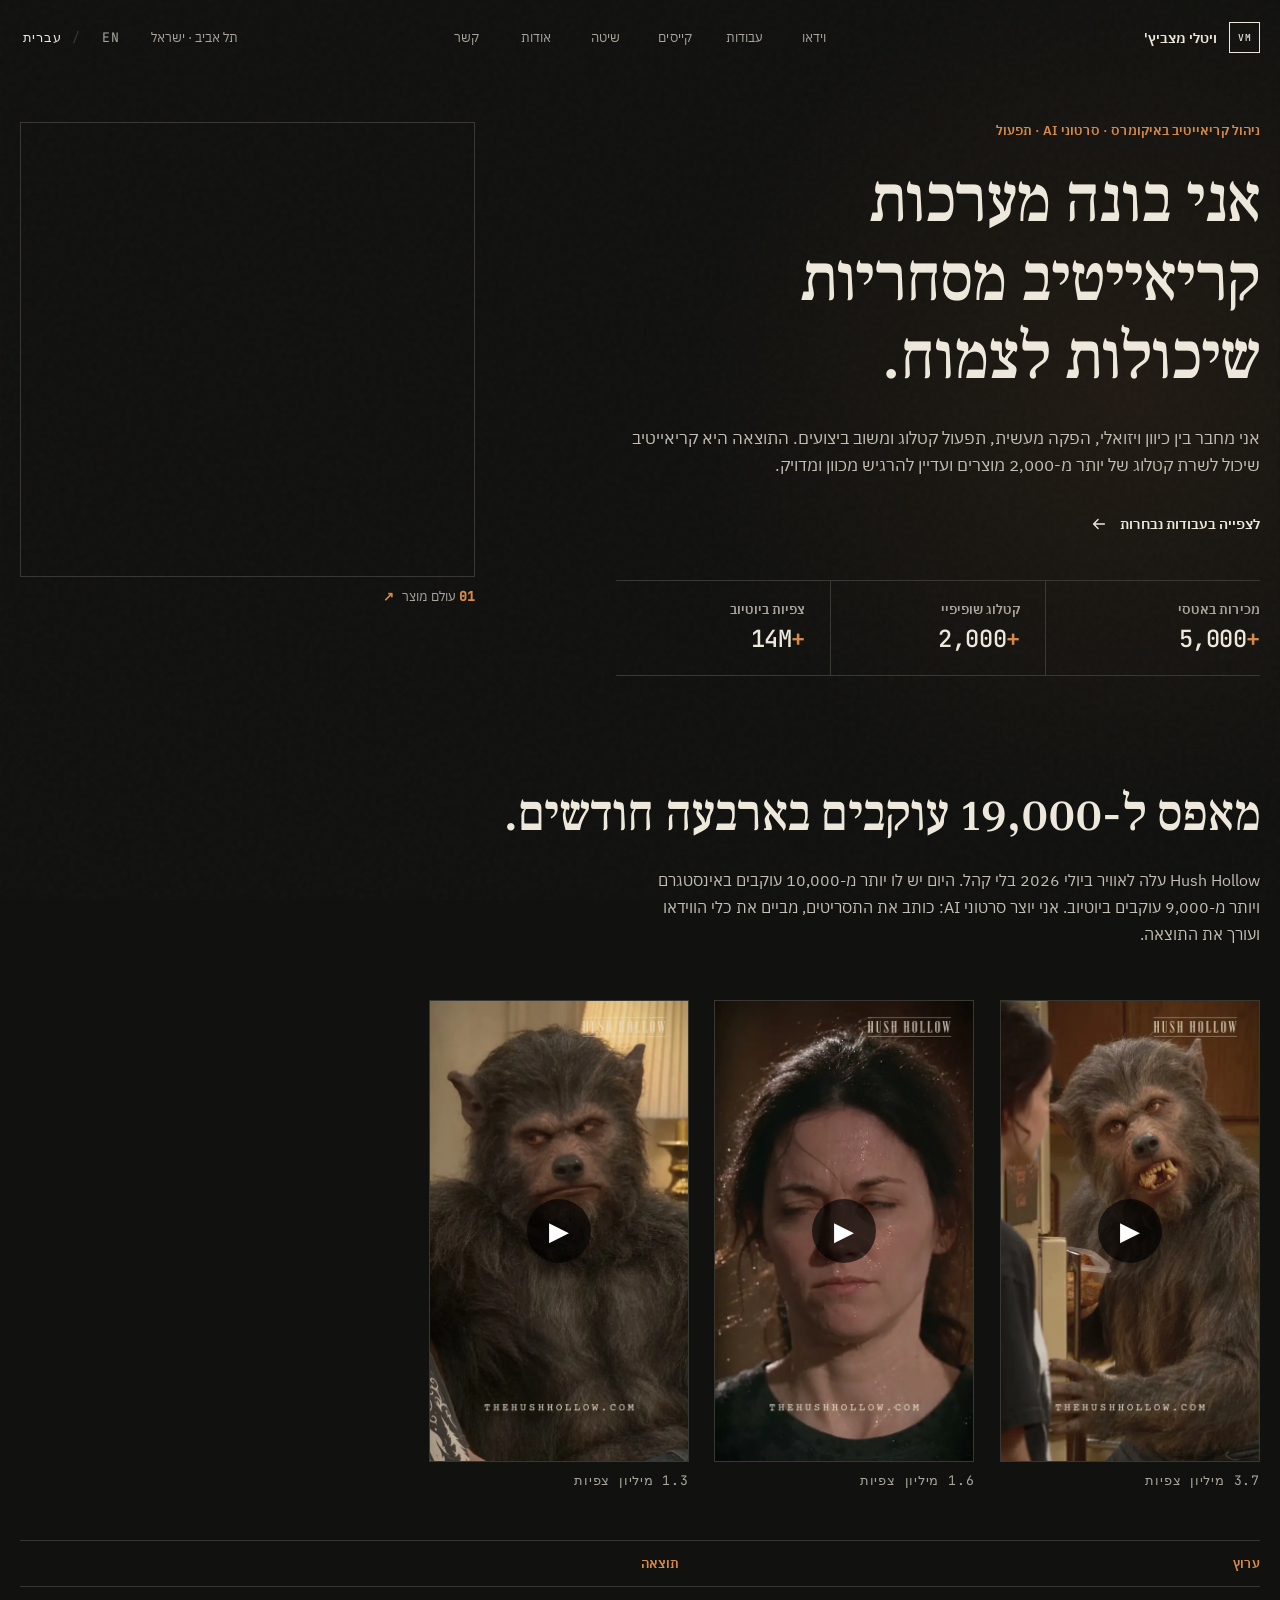
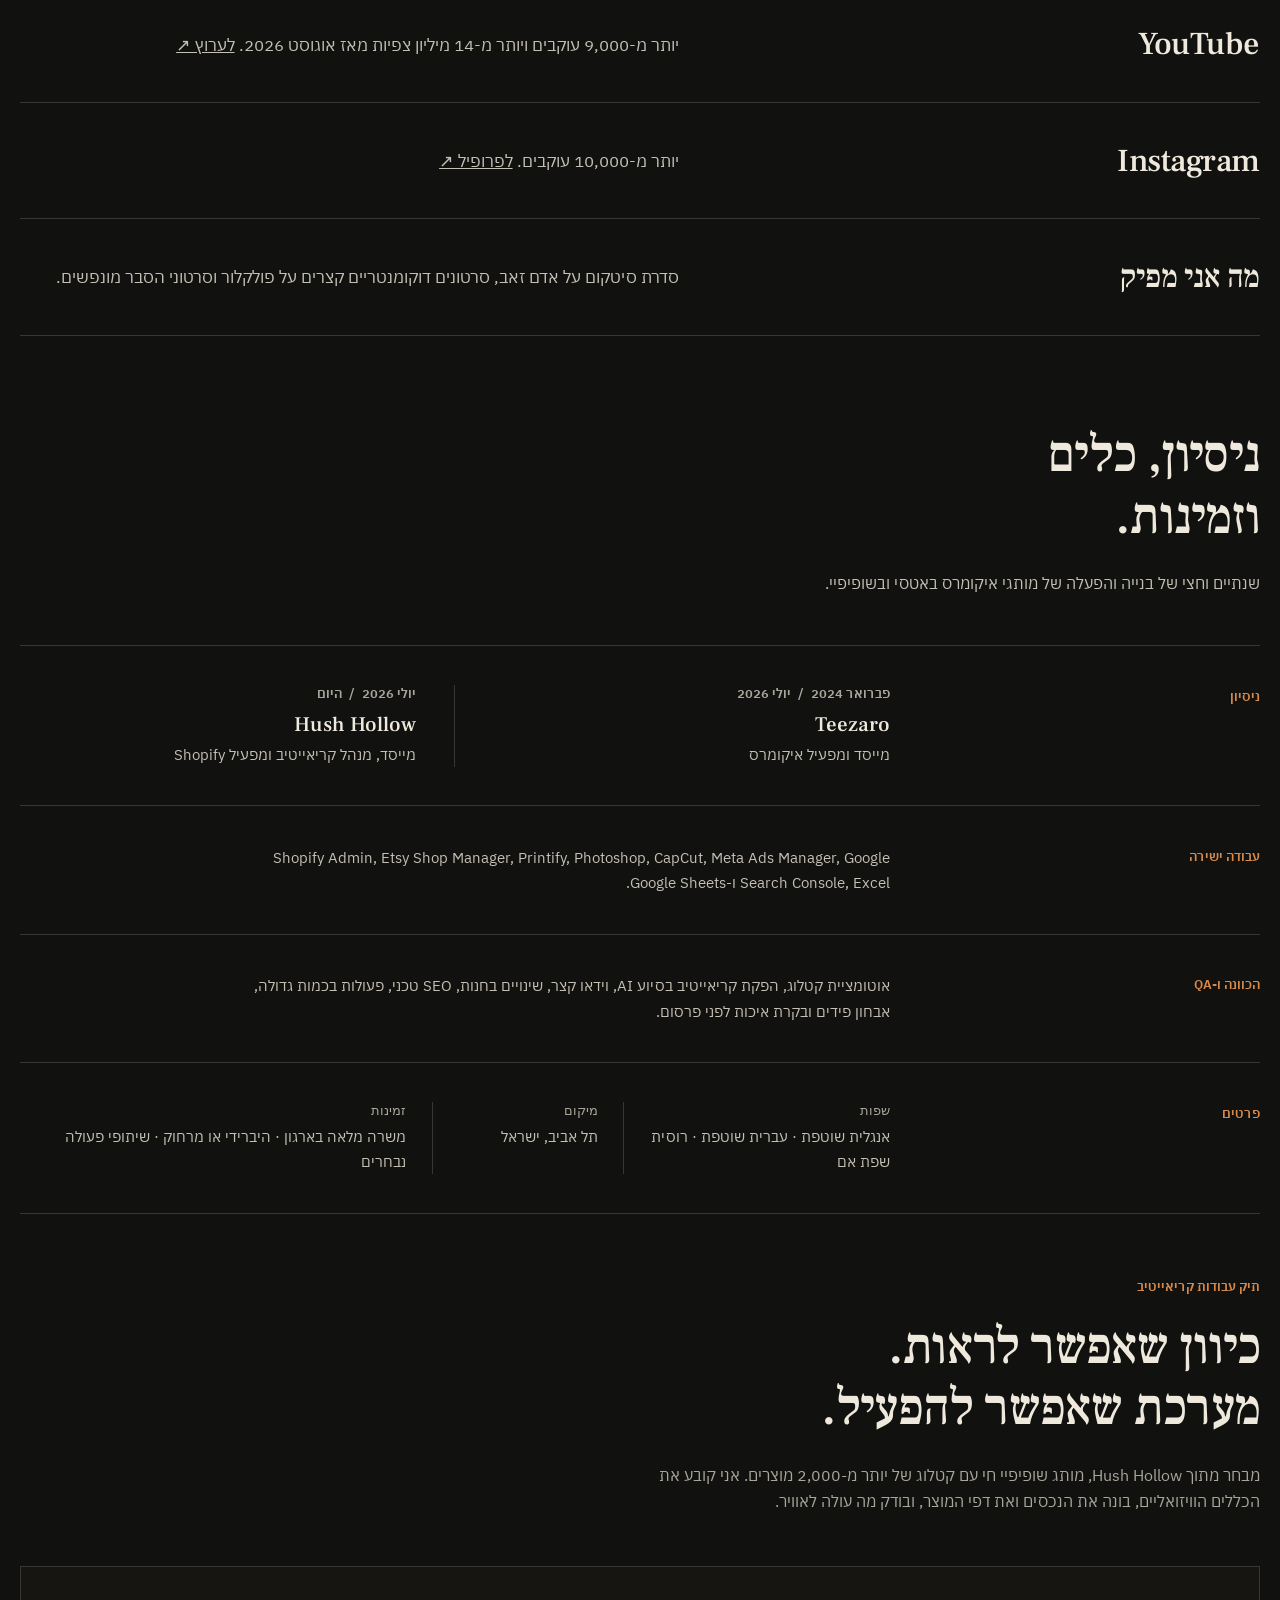
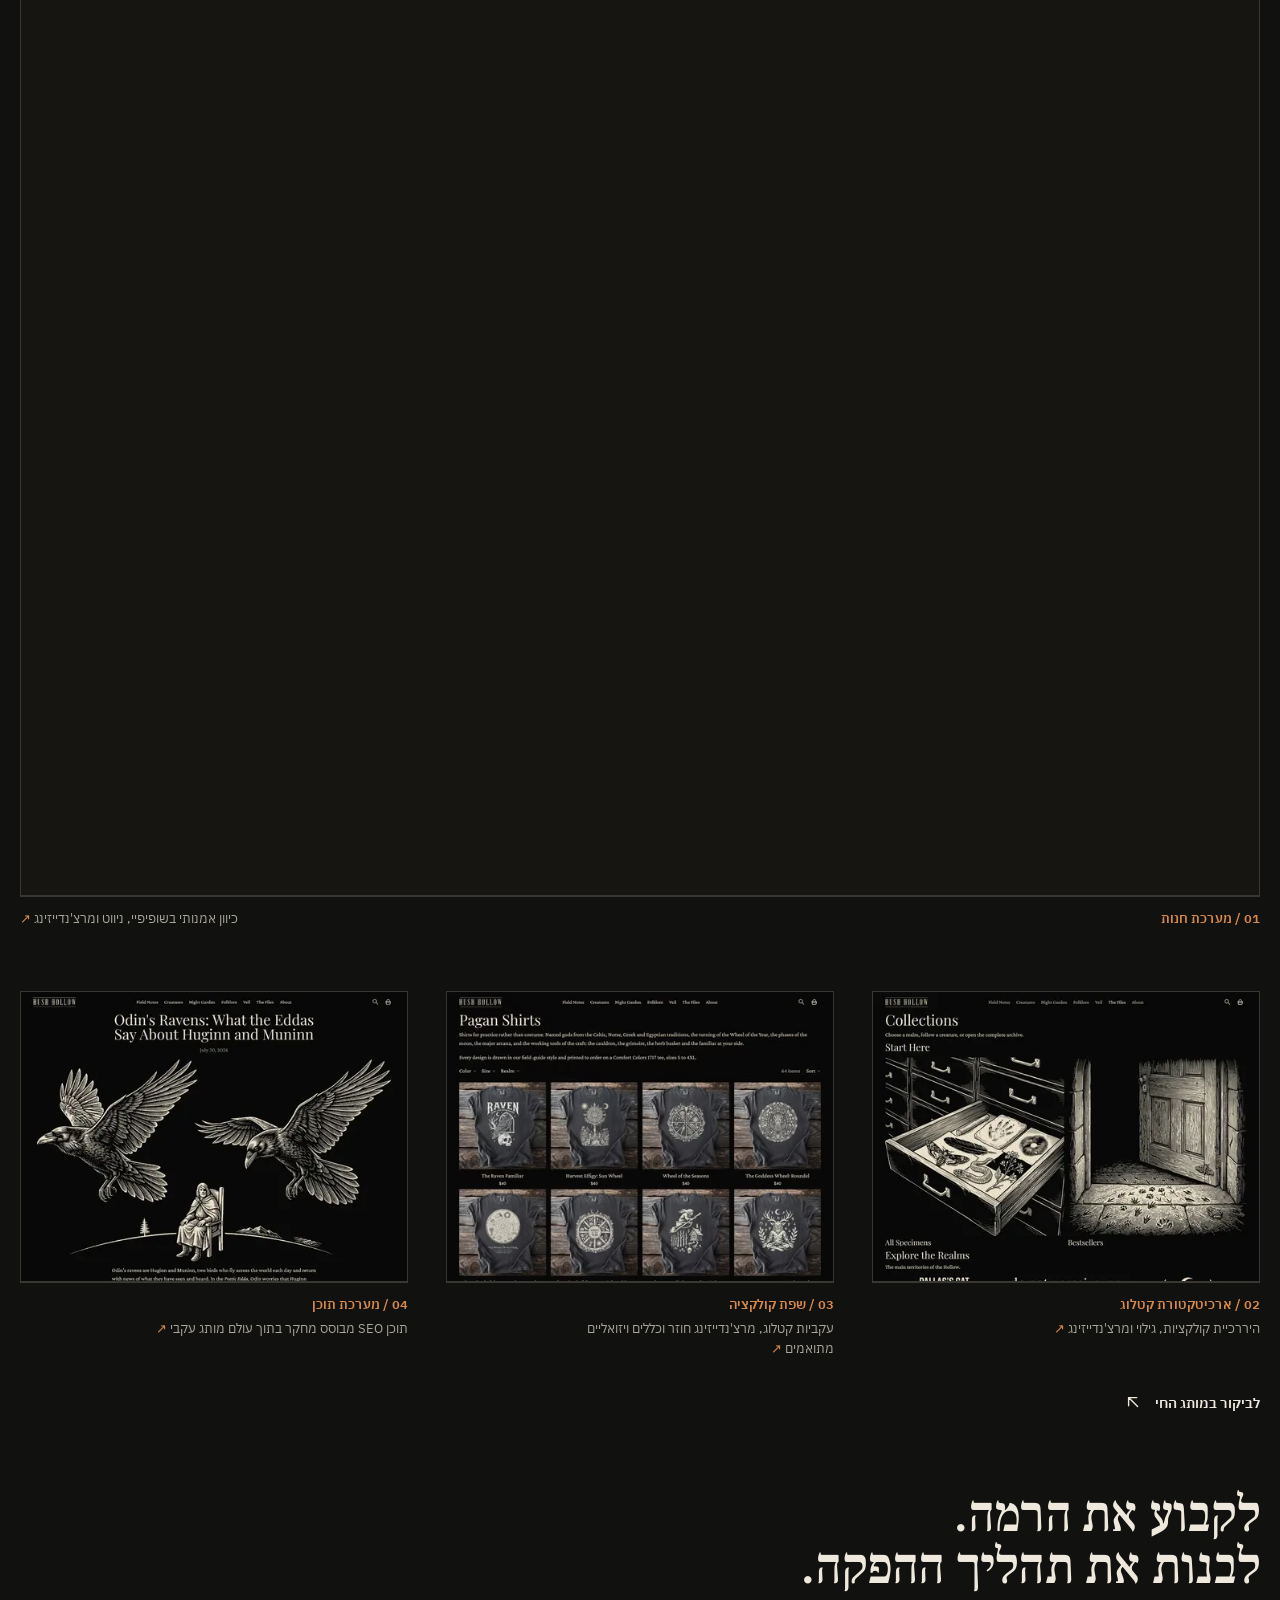
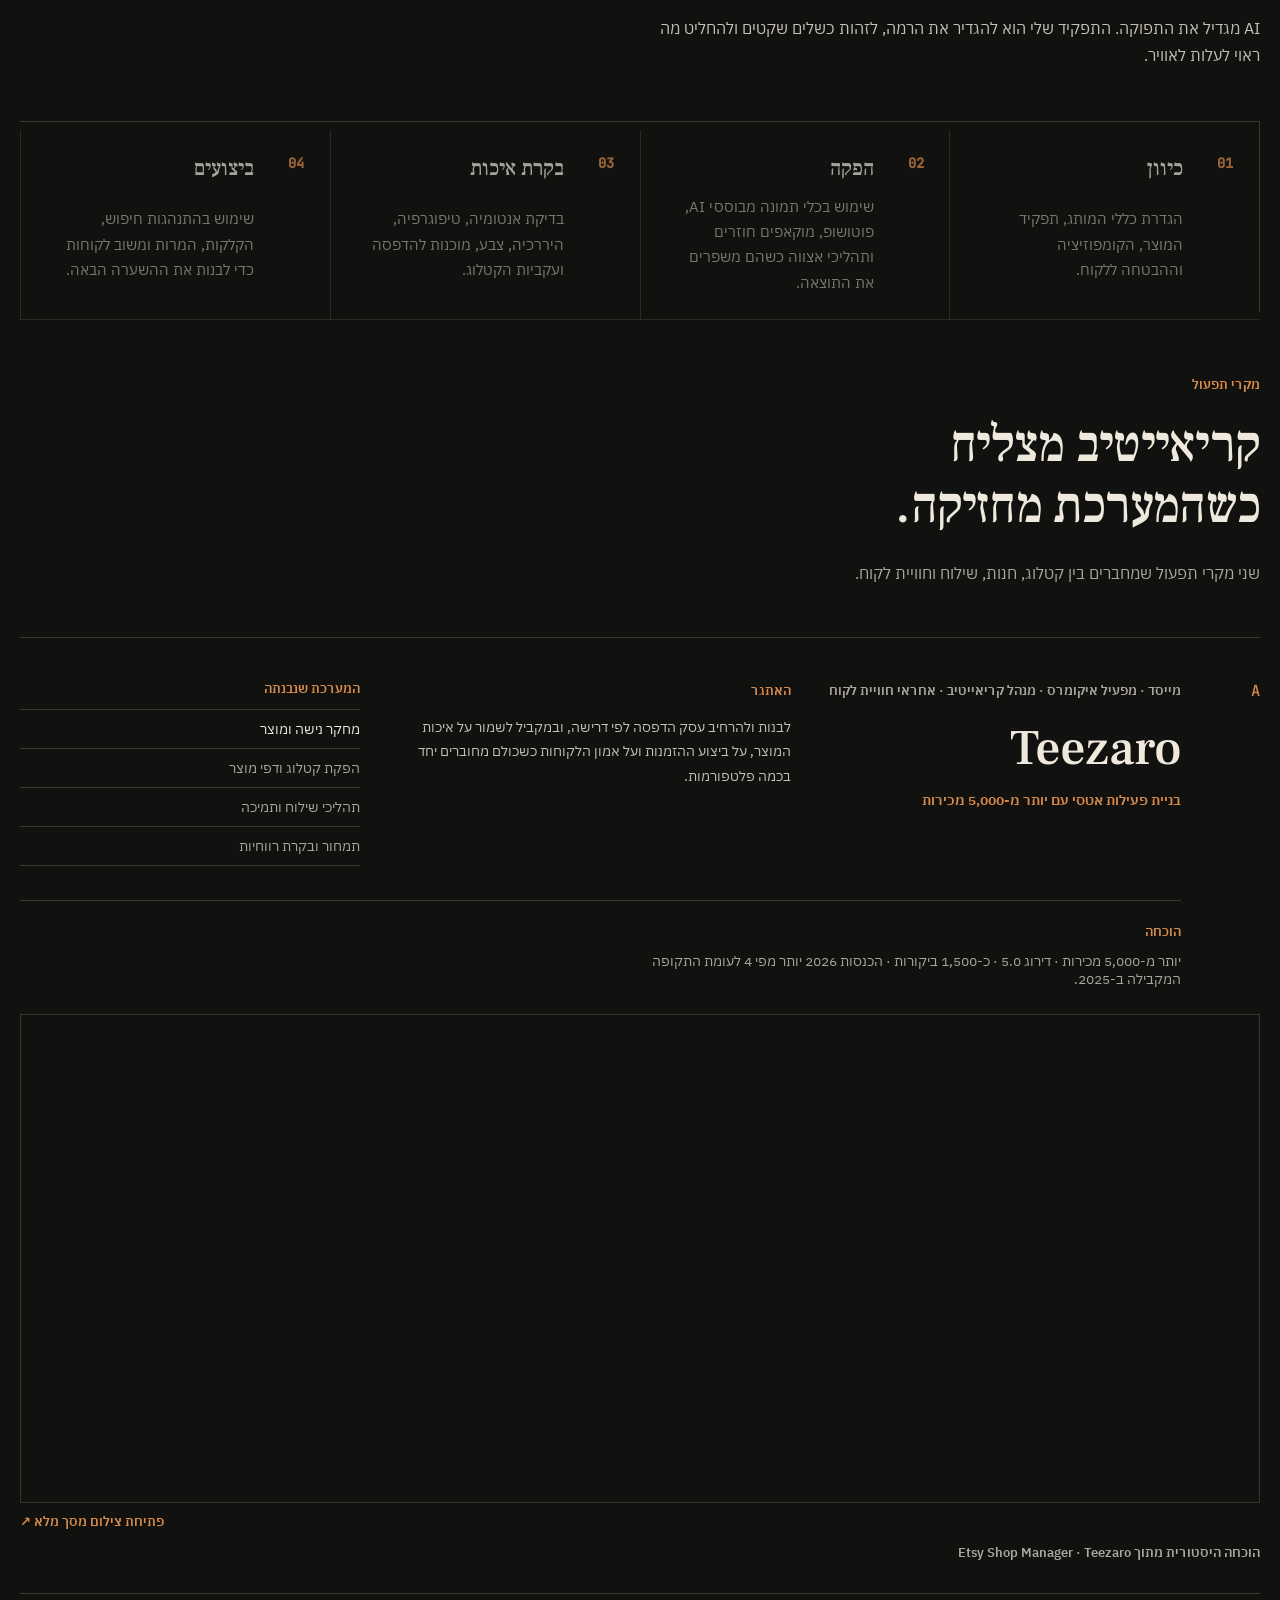
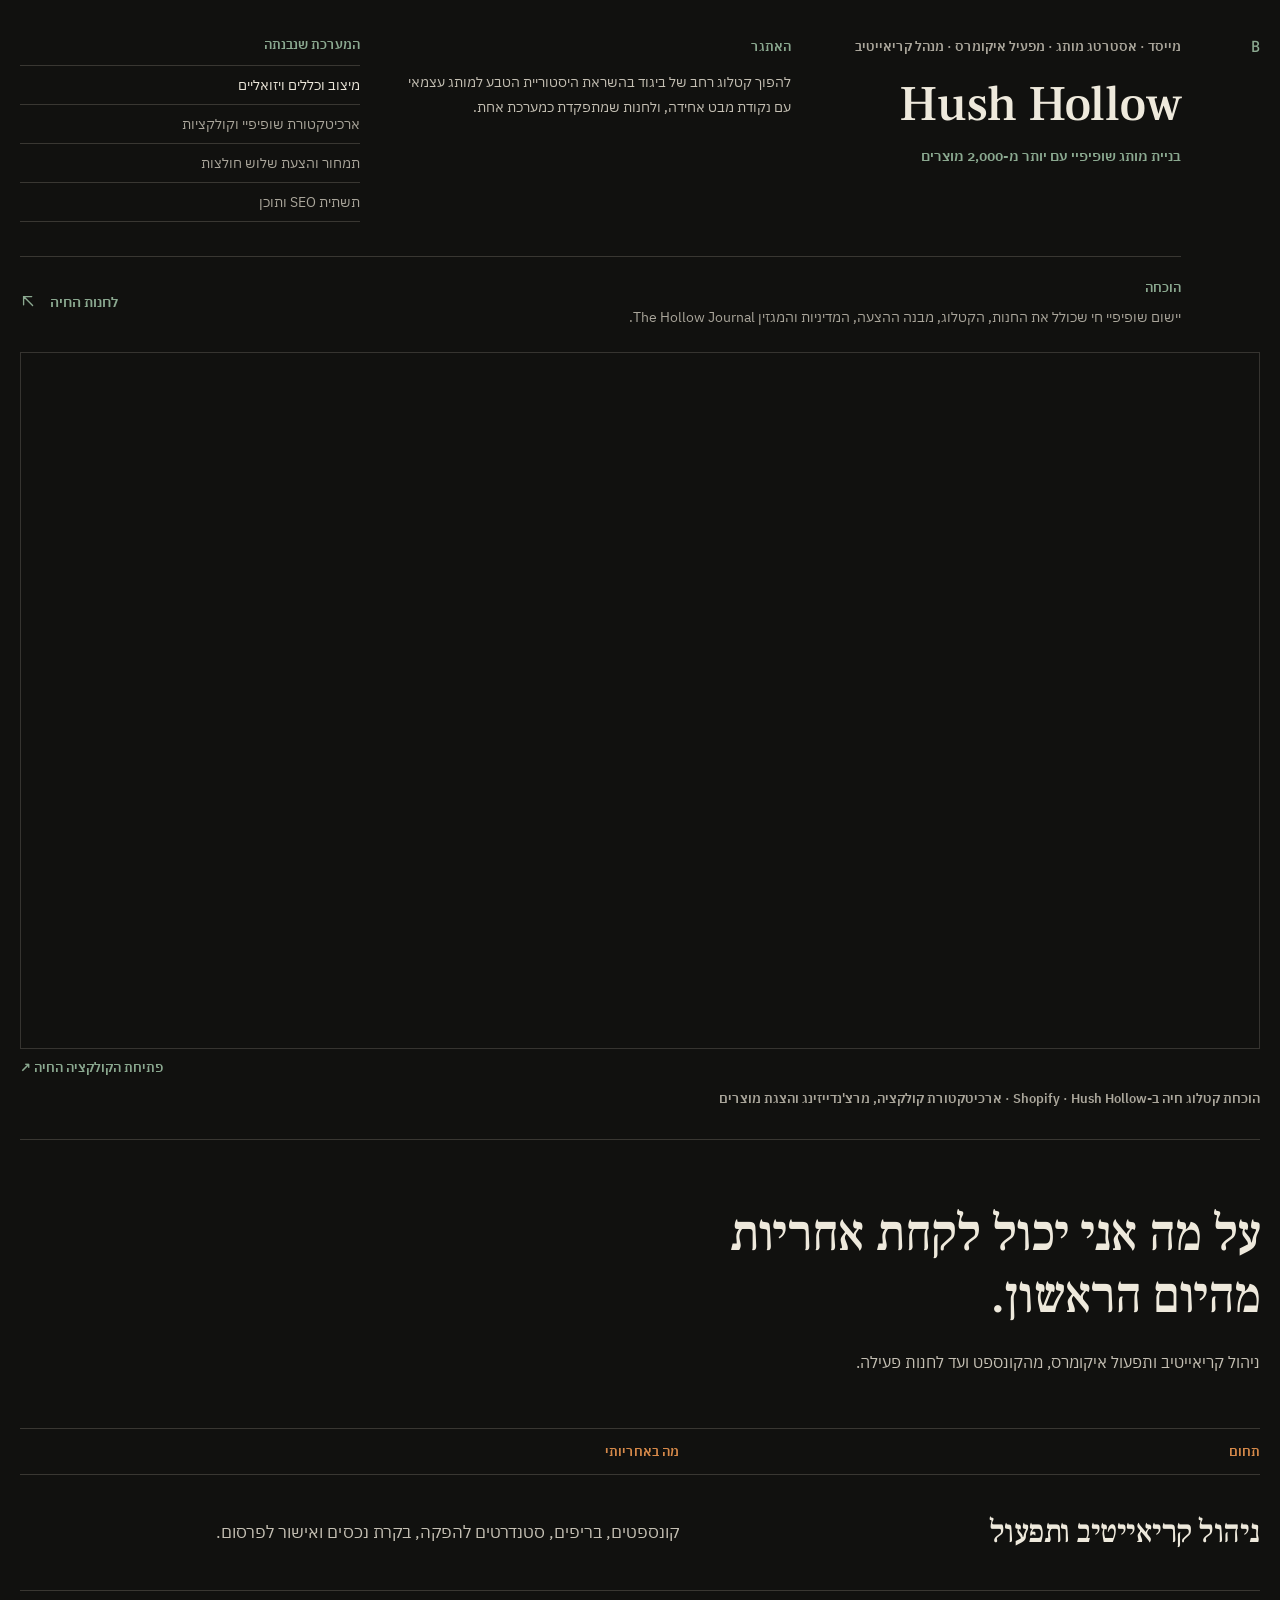
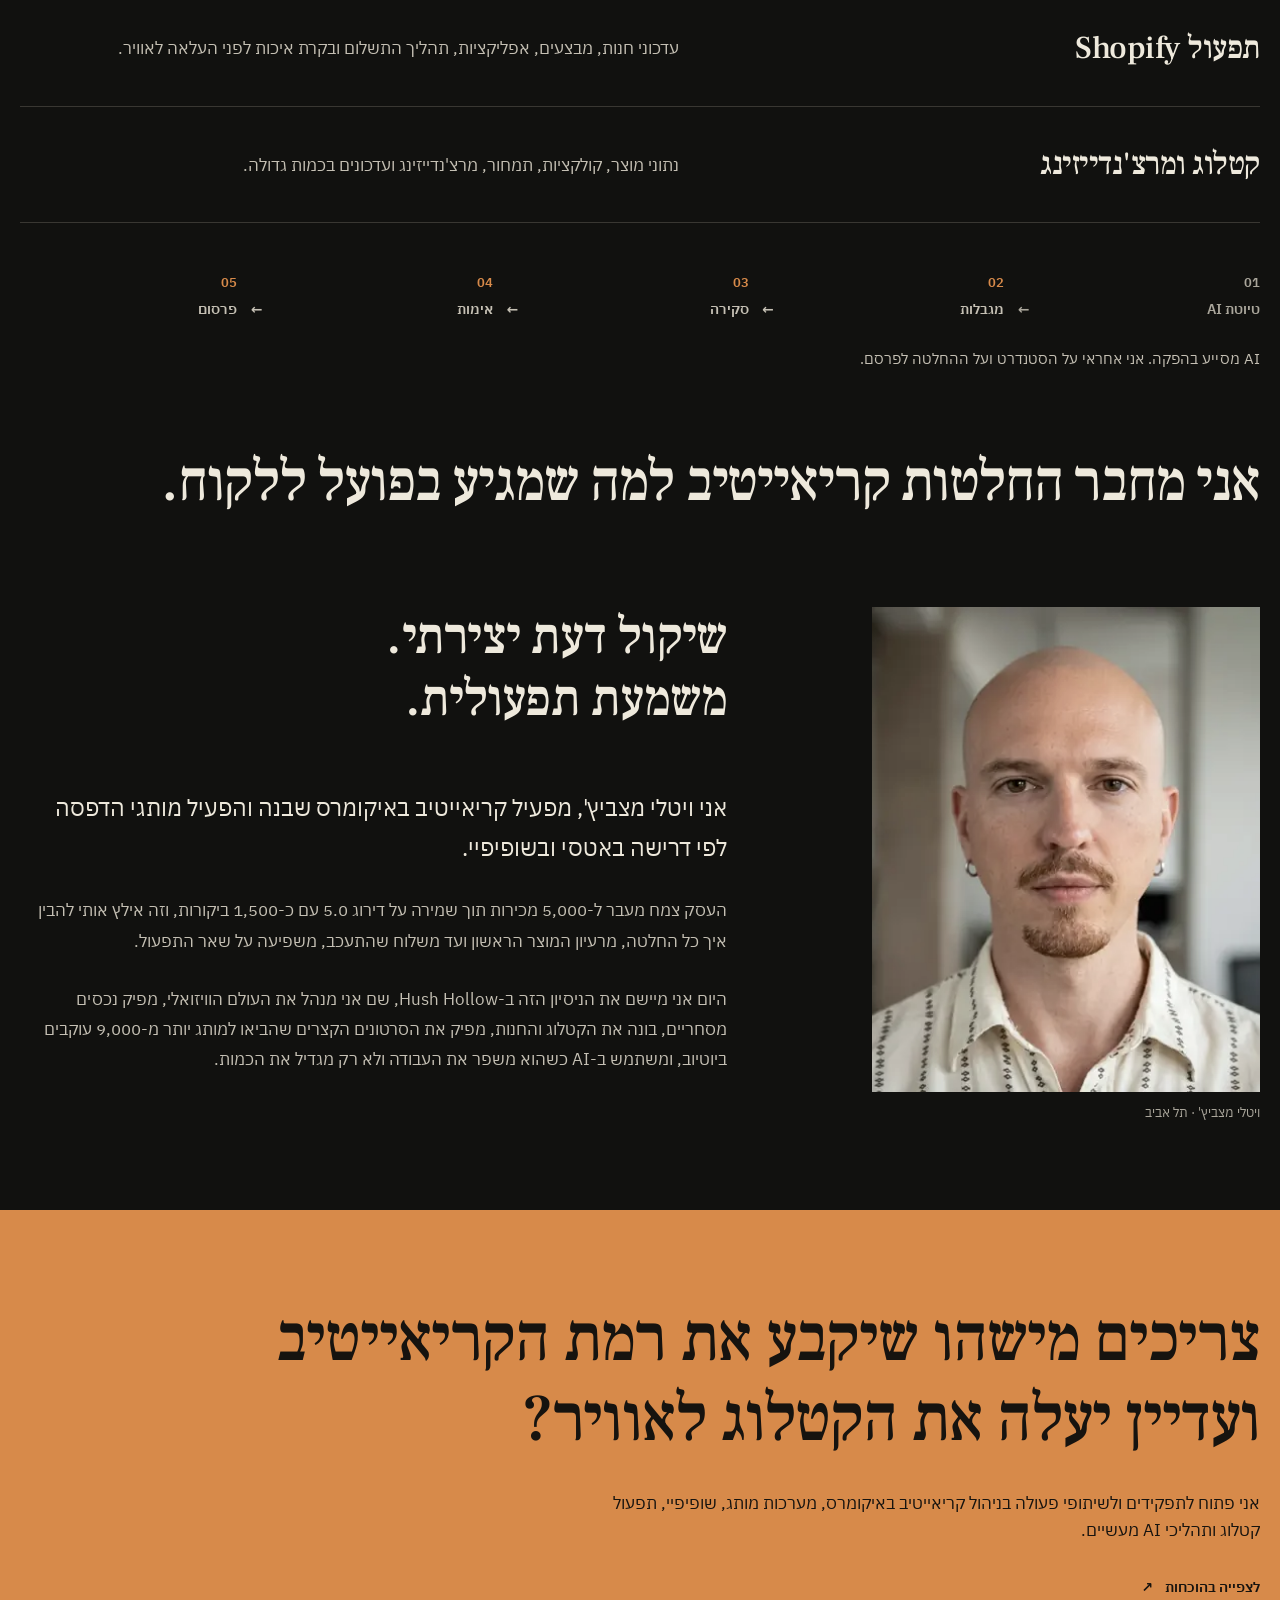
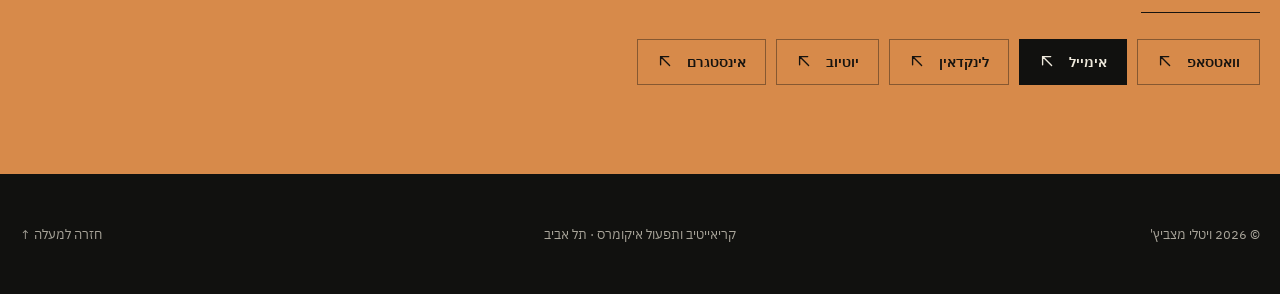
<file: he/index.html>
<!DOCTYPE html>
<html lang="he" dir="rtl">
  <head>
    <meta charset="utf-8">
    <meta name="viewport" content="width=device-width, initial-scale=1">
    <title>ויטלי מצביץ' | ניהול קריאייטיב, סרטוני AI ותפעול איקומרס</title>
    <meta name="description" content="תיק העבודות של ויטלי מצביץ': ניהול קריאייטיב באיקומרס, יצירת סרטוני AI עם יותר מ-14 מיליון צפיות ביוטיוב, מערכות קטלוג בשופיפיי ותפעול שמגובה ביותר מ-5,000 מכירות באטסי.">
    <meta name="author" content="ויטלי מצביץ'">
    <meta name="robots" content="index,follow,max-image-preview:large">
    <meta name="theme-color" content="#11110f">
    <meta property="og:type" content="website">
    <meta property="og:site_name" content="ויטלי מצביץ'">
    <meta property="og:locale" content="he_IL">
    <meta property="og:locale:alternate" content="en_US">
    <meta property="og:title" content="ויטלי מצביץ' | ניהול קריאייטיב, סרטוני AI ותפעול איקומרס">
    <meta property="og:description" content="ניהול קריאייטיב מסחרי, הפקת סרטוני AI, מערכות קטלוג בשופיפיי ותפעול איקומרס מוכח.">
    <meta property="og:url" content="https://vitalymatsevich.com/he/">
    <meta property="og:image" content="https://vitalymatsevich.com/assets/og-card-he.jpg">
    <meta property="og:image:type" content="image/jpeg">
    <meta property="og:image:width" content="1200">
    <meta property="og:image:height" content="630">
    <meta property="og:image:alt" content="ויטלי מצביץ', מפעיל קריאייטיב באיקומרס מתל אביב. יותר מ-5,000 מכירות באטסי וקטלוג שופיפיי של יותר מ-2,000 מוצרים.">
    <meta name="twitter:card" content="summary_large_image">
    <meta name="twitter:title" content="ויטלי מצביץ' | ניהול קריאייטיב, סרטוני AI ותפעול איקומרס">
    <meta name="twitter:description" content="ניהול קריאייטיב מסחרי, הפקת סרטוני AI, מערכות קטלוג בשופיפיי ותפעול איקומרס מוכח.">
    <meta name="twitter:image" content="https://vitalymatsevich.com/assets/og-card-he.jpg">
    <meta name="twitter:image:alt" content="ויטלי מצביץ', מנהל קריאייטיב ותפעול איקומרס מתל אביב.">
    <link rel="canonical" href="https://vitalymatsevich.com/he/">
    <link rel="alternate" hreflang="en" href="https://vitalymatsevich.com/">
    <link rel="alternate" hreflang="he" href="https://vitalymatsevich.com/he/">
    <link rel="alternate" hreflang="x-default" href="https://vitalymatsevich.com/">
    <link rel="icon" href="../favicon.svg" type="image/svg+xml">
    <link rel="apple-touch-icon" sizes="180x180" href="/apple-touch-icon.png">
    <link rel="preload" href="../fonts/frank-ruhl-libre-hebrew.woff2" as="font" type="font/woff2" crossorigin>
    <link rel="preload" href="../fonts/ibm-plex-sans-hebrew-400-hebrew.woff2" as="font" type="font/woff2" crossorigin>
    <link rel="preload" href="../fonts/jetbrains-mono-latin.woff2" as="font" type="font/woff2" crossorigin>
    <link rel="stylesheet" href="../styles.min.css">
    <script type="application/ld+json">
      {
        "@context": "https://schema.org",
        "@graph": [
          {
            "@type": "Person",
            "@id": "https://vitalymatsevich.com/#person",
            "name": "ויטלי מצביץ'",
            "alternateName": "Vitaly Matsevich",
            "url": "https://vitalymatsevich.com/he/",
            "jobTitle": "מנהל קריאייטיב ותפעול איקומרס",
            "image": "https://vitalymatsevich.com/assets/vitaly-matsevich.jpg",
            "address": { "@type": "PostalAddress", "addressLocality": "תל אביב", "addressCountry": "IL" },
            "email": "mailto:vitalymatsevich@gmail.com",
            "sameAs": ["https://www.linkedin.com/in/vitaly-matsevich/"],
            "worksFor": { "@id": "https://thehushhollow.com/#organization" },
            "knowsAbout": ["ניהול קריאייטיב באיקומרס", "תפעול איקומרס", "Shopify", "Etsy", "הפקה ויזואלית", "יצירת סרטוני AI", "Adobe Creative Suite", "כלי תמונה מבוססי AI", "אופטימיזציית המרה", "מערכות קטלוג", "מערכות תוכן SEO"]
          },
          {
            "@type": "Organization",
            "@id": "https://thehushhollow.com/#organization",
            "name": "Hush Hollow",
            "url": "https://thehushhollow.com/",
            "founder": { "@id": "https://vitalymatsevich.com/#person" }
          },
          {
            "@type": "WebSite",
            "@id": "https://vitalymatsevich.com/he/#website",
            "url": "https://vitalymatsevich.com/he/",
            "name": "ויטלי מצביץ'",
            "inLanguage": "he",
            "publisher": { "@id": "https://vitalymatsevich.com/#person" }
          },
          {
            "@type": "ProfilePage",
            "@id": "https://vitalymatsevich.com/he/#webpage",
            "url": "https://vitalymatsevich.com/he/",
            "name": "ויטלי מצביץ' | ניהול קריאייטיב, סרטוני AI ותפעול איקומרס",
            "description": "תיק עבודות בניהול קריאייטיב באיקומרס, יצירת סרטוני AI עם יותר מ-14 מיליון צפיות ביוטיוב, מערכות קטלוג בשופיפיי ותפעול.",
            "inLanguage": "he",
            "isPartOf": { "@id": "https://vitalymatsevich.com/he/#website" },
            "mainEntity": { "@id": "https://vitalymatsevich.com/#person" }
          }
        ]
      }
    </script>
  </head>
  <body>
    <a class="skip-link" href="#main">דילוג לתוכן</a>

    <header class="site-header" data-header>
      <a class="identity" href="#top" aria-label="ויטלי מצביץ', לדף הבית">
        <span class="identity-mark" aria-hidden="true">VM</span>
        <span>ויטלי מצביץ'</span>
      </a>
      <nav class="site-nav" aria-label="ניווט ראשי">
        <a class="nav-secondary" href="#audience">וידאו</a>
        <a href="#work">עבודות</a>
        <a href="#cases">קייסים</a>
        <a class="nav-secondary" href="#method">שיטה</a>
        <a class="nav-secondary" href="#about">אודות</a>
        <a href="#contact">קשר</a>
      </nav>
      <div class="header-end">
        <span class="location">תל אביב · ישראל</span>
        <nav class="lang-switch" aria-label="שפה">
          <a href="/" lang="en">EN</a>
          <span aria-hidden="true">/</span>
          <a href="/he/" lang="he" aria-current="true">עברית</a>
        </nav>
      </div>
    </header>

    <main id="main">
      <section class="hero" id="top" aria-labelledby="hero-title">
        <div class="hero-copy">
          <p class="role-line">ניהול קריאייטיב באיקומרס · סרטוני AI · תפעול</p>
          <h1 id="hero-title">
            <span>אני בונה מערכות</span>
            <span>קריאייטיב מסחריות</span>
            <span>שיכולות לצמוח.</span>
          </h1>
          <p class="hero-lede">
            אני מחבר בין כיוון ויזואלי, הפקה מעשית, תפעול קטלוג ומשוב ביצועים. התוצאה היא קריאייטיב שיכול לשרת קטלוג של יותר מ-2,000 מוצרים ועדיין להרגיש מכוון ומדויק.
          </p>
          <a class="text-action" href="#work">
            לצפייה בעבודות נבחרות
            <svg viewBox="0 0 20 20" aria-hidden="true"><path d="M4 10h11M11 5l5 5-5 5"/></svg>
          </a>
          <dl class="proof-strip">
            <div><dt>מכירות באטסי</dt><dd>5,000<span>+</span></dd></div>
            <div><dt>קטלוג שופיפיי</dt><dd>2,000<span>+</span></dd></div>
            <div><dt>צפיות ביוטיוב</dt><dd>14M<span>+</span></dd></div>
          </dl>
        </div>

        <div class="hero-visual">
          <figure class="hero-work hero-work--primary">
            <a href="https://thehushhollow.com/products/fox-and-raven-moonlit-wreath" target="_blank" rel="noopener noreferrer" aria-label="פתיחת דף המוצר Fox and Raven בחנות Hush Hollow">
              <picture>
                <source media="(max-width: 680px)" type="image/avif" srcset="../assets/fox-raven-480.avif">
                <source media="(max-width: 680px)" type="image/webp" srcset="../assets/fox-raven-480.webp">
                <img src="../assets/fox-raven.webp" srcset="../assets/fox-raven-480.webp 480w, ../assets/fox-raven-640.webp 640w, ../assets/fox-raven-768.webp 768w, ../assets/fox-raven-960.webp 960w, ../assets/fox-raven-1080.webp 1080w, ../assets/fox-raven-1440.webp 1440w, ../assets/fox-raven.webp 1920w" sizes="(max-width: 680px) 76vw, (max-width: 1180px) 69vw, 520px" alt="איור של שועל ועורב בסגנון היסטוריית הטבע על הדמיית חולצה" width="1920" height="1920" decoding="async" fetchpriority="high">
              </picture>
            </a>
            <figcaption><span>01</span> עולם מוצר <span class="external-cue" aria-hidden="true">↗</span></figcaption>
          </figure>
        </div>

      </section>

      <section class="role-fit" id="audience" aria-labelledby="audience-title">
        <div class="role-fit-heading">
          <h2 id="audience-title">מאפס ל-19,000 עוקבים בארבעה חודשים.</h2>
          <p>Hush Hollow עלה לאוויר ביולי 2026 בלי קהל. היום יש לו יותר מ-10,000 עוקבים באינסטגרם ויותר מ-9,000 עוקבים ביוטיוב. אני יוצר סרטוני AI: כותב את התסריטים, מביים את כלי הווידאו ועורך את התוצאה.</p>
        </div>
        <div class="video-row" role="group" aria-label="הסרטונים הנצפים ביותר">
          <figure>
            <iframe title="When Your Werewolf Boyfriend Gets Caught at 3 AM" loading="lazy" allow="autoplay; encrypted-media; picture-in-picture" allowfullscreen srcdoc="<style>*{margin:0;padding:0}html,body,a{display:block;height:100%;overflow:hidden;background:#11110f}img{width:100%;height:100%;object-fit:cover}span{position:absolute;inset:0;margin:auto;width:64px;height:64px;border-radius:50%;background:rgba(0,0,0,.65);color:#fff;font:26px/64px sans-serif;text-align:center}</style><a href='https://www.youtube-nocookie.com/embed/JYxWz0nOUOQ?autoplay=1'><img src='../assets/yt-JYxWz0nOUOQ.webp' alt='הפעלה: When Your Werewolf Boyfriend Gets Caught at 3 AM'><span>&#9654;</span></a>"></iframe>
            <figcaption>3.7 מיליון צפיות</figcaption>
          </figure>
          <figure>
            <iframe title="I Invited My Werewolf Boyfriend In Out of the Rain" loading="lazy" allow="autoplay; encrypted-media; picture-in-picture" allowfullscreen srcdoc="<style>*{margin:0;padding:0}html,body,a{display:block;height:100%;overflow:hidden;background:#11110f}img{width:100%;height:100%;object-fit:cover}span{position:absolute;inset:0;margin:auto;width:64px;height:64px;border-radius:50%;background:rgba(0,0,0,.65);color:#fff;font:26px/64px sans-serif;text-align:center}</style><a href='https://www.youtube-nocookie.com/embed/9MIT_HK7GG4?autoplay=1'><img src='../assets/yt-9MIT_HK7GG4.webp' alt='הפעלה: I Invited My Werewolf Boyfriend In Out of the Rain'><span>&#9654;</span></a>"></iframe>
            <figcaption>1.6 מיליון צפיות</figcaption>
          </figure>
          <figure>
            <iframe title="My Werewolf Boyfriend Is Not Jealous of My Shirt" loading="lazy" allow="autoplay; encrypted-media; picture-in-picture" allowfullscreen srcdoc="<style>*{margin:0;padding:0}html,body,a{display:block;height:100%;overflow:hidden;background:#11110f}img{width:100%;height:100%;object-fit:cover}span{position:absolute;inset:0;margin:auto;width:64px;height:64px;border-radius:50%;background:rgba(0,0,0,.65);color:#fff;font:26px/64px sans-serif;text-align:center}</style><a href='https://www.youtube-nocookie.com/embed/k346Fz9_4a4?autoplay=1'><img src='../assets/yt-k346Fz9_4a4.webp' alt='הפעלה: My Werewolf Boyfriend Is Not Jealous of My Shirt'><span>&#9654;</span></a>"></iframe>
            <figcaption>1.3 מיליון צפיות</figcaption>
          </figure>
        </div>
        <div class="role-fit-table" role="table" aria-label="ערוצים חברתיים ותוצאות">
          <div class="role-fit-row role-fit-row--header" role="row">
            <span role="columnheader">ערוץ</span>
            <span role="columnheader">תוצאה</span>
          </div>
          <div class="role-fit-row" role="row">
            <div role="rowheader"><h3>YouTube</h3></div>
            <p role="cell">יותר מ-9,000 עוקבים ויותר מ-14 מיליון צפיות מאז אוגוסט 2026. <a href="https://www.youtube.com/@thehushhollow" target="_blank" rel="noopener noreferrer">לערוץ ↗</a></p>
          </div>
          <div class="role-fit-row" role="row">
            <div role="rowheader"><h3>Instagram</h3></div>
            <p role="cell">יותר מ-10,000 עוקבים. <a href="https://www.instagram.com/thehushhollow/" target="_blank" rel="noopener noreferrer">לפרופיל ↗</a></p>
          </div>
          <div class="role-fit-row" role="row">
            <div role="rowheader"><h3>מה אני מפיק</h3></div>
            <p role="cell">סדרת סיטקום על אדם זאב, סרטונים דוקומנטריים קצרים על פולקלור וסרטוני הסבר מונפשים.</p>
          </div>
        </div>
      </section>

      <section class="profile-snapshot" id="profile" aria-labelledby="profile-title">
        <div class="snapshot-heading">
          <h2 id="profile-title"><span>ניסיון, כלים</span><span>וזמינות.</span></h2>
          <p>שנתיים וחצי של בנייה והפעלה של מותגי איקומרס באטסי ובשופיפיי.</p>
        </div>
        <div class="snapshot-grid">
          <article class="snapshot-block snapshot-block--timeline">
            <h3>ניסיון</h3>
            <ol class="snapshot-timeline">
              <li><span class="snapshot-dates"><time datetime="2024-02">פברואר 2024</time><span aria-hidden="true">/</span><time datetime="2026-07">יולי 2026</time></span><strong>Teezaro</strong><p>מייסד ומפעיל איקומרס</p></li>
              <li><span class="snapshot-dates"><time datetime="2026-07">יולי 2026</time><span aria-hidden="true">/</span><span>היום</span></span><strong>Hush Hollow</strong><p>מייסד, מנהל קריאייטיב ומפעיל Shopify</p></li>
            </ol>
          </article>
          <article class="snapshot-block snapshot-block--hands">
            <h3>עבודה ישירה</h3>
            <p>Shopify Admin, Etsy Shop Manager, Printify, Photoshop, CapCut, Meta Ads Manager, Google Search Console, Excel ו-Google Sheets.</p>
          </article>
          <article class="snapshot-block snapshot-block--qa">
            <h3>הכוונה ו-QA</h3>
            <p>אוטומציית קטלוג, הפקת קריאייטיב בסיוע AI, וידאו קצר, שינויים בחנות, SEO טכני, פעולות בכמות גדולה, אבחון פידים ובקרת איכות לפני פרסום.</p>
          </article>
          <article class="snapshot-block snapshot-block--details">
            <h3>פרטים</h3>
            <dl>
              <div><dt>שפות</dt><dd>אנגלית שוטפת · עברית שוטפת · רוסית שפת אם</dd></div>
              <div><dt>מיקום</dt><dd>תל אביב, ישראל</dd></div>
              <div><dt>זמינות</dt><dd>משרה מלאה בארגון · היברידי או מרחוק · שיתופי פעולה נבחרים</dd></div>
            </dl>
          </article>
        </div>
      </section>

      <section class="creative-section" id="work" aria-labelledby="creative-title">
        <div class="section-intro">
          <p>תיק עבודות קריאייטיב</p>
          <h2 id="creative-title"><span>כיוון שאפשר לראות.</span><span>מערכת שאפשר להפעיל.</span></h2>
          <p>מבחר מתוך Hush Hollow, מותג שופיפיי חי עם קטלוג של יותר מ-2,000 מוצרים. אני קובע את הכללים הוויזואליים, בונה את הנכסים ואת דפי המוצר, ובודק מה עולה לאוויר.</p>
        </div>

        <div class="creative-gallery">
          <figure class="creative-piece creative-piece--storefront">
            <a href="https://thehushhollow.com/" target="_blank" rel="noopener noreferrer" aria-label="פתיחת החנות החיה של Hush Hollow">
              <picture>
                <source media="(max-width: 680px)" type="image/avif" srcset="../assets/hush-storefront-mobile-430.avif">
                <source media="(max-width: 680px)" type="image/webp" srcset="../assets/hush-storefront-mobile-430.webp">
                <source type="image/avif" srcset="../assets/hush-hollow-homepage-480.avif 480w, ../assets/hush-hollow-homepage-640.avif 640w, ../assets/hush-hollow-homepage-768.avif 768w, ../assets/hush-hollow-homepage-960.avif 960w, ../assets/hush-hollow-homepage-1280.avif 1280w, ../assets/hush-hollow-homepage-1440.avif 1440w, ../assets/hush-hollow-homepage-1600.avif 1600w, ../assets/hush-hollow-homepage.avif 2000w" sizes="(max-width: 680px) calc(100vw - 28px), (max-width: 1040px) calc(100vw - 32px), min(calc(100vw - 40px), 1460px)">
                <img src="../assets/hush-hollow-homepage.webp" srcset="../assets/hush-hollow-homepage-480.webp 480w, ../assets/hush-hollow-homepage-640.webp 640w, ../assets/hush-hollow-homepage-768.webp 768w, ../assets/hush-hollow-homepage-960.webp 960w, ../assets/hush-hollow-homepage-1280.webp 1280w, ../assets/hush-hollow-homepage-1440.webp 1440w, ../assets/hush-hollow-homepage-1600.webp 1600w, ../assets/hush-hollow-homepage.webp 2000w" sizes="(max-width: 680px) calc(100vw - 28px), (max-width: 1040px) calc(100vw - 32px), min(calc(100vw - 40px), 1460px)" alt="דף הבית של Hush Hollow עם כיוון אמנותי של יער אפל, קולקציות מאוירות והצעת Archive Set" width="2000" height="1500" loading="lazy" decoding="async">
              </picture>
            </a>
            <figcaption><span class="creative-caption-label">01 / מערכת חנות</span><span class="creative-caption-copy">כיוון אמנותי בשופיפיי, ניווט ומרצ'נדייזינג <span class="external-cue" aria-hidden="true">↗</span></span></figcaption>
          </figure>
          <figure class="creative-piece creative-piece--collections">
            <a href="https://thehushhollow.com/collections" target="_blank" rel="noopener noreferrer" aria-label="פתיחת מדריך הקולקציות של Hush Hollow">
              <picture>
                <source media="(max-width: 680px)" type="image/avif" srcset="../assets/hush-collections-480.avif">
                <source media="(max-width: 680px)" type="image/webp" srcset="../assets/hush-collections-480.webp">
                <img src="../assets/hush-collections.webp" srcset="../assets/hush-collections-480.webp 480w, ../assets/hush-collections-640.webp 640w, ../assets/hush-collections-768.webp 768w, ../assets/hush-collections-960.webp 960w, ../assets/hush-collections-1080.webp 1080w, ../assets/hush-collections-1280.webp 1280w, ../assets/hush-collections.webp 2000w" sizes="(max-width: 1040px) calc((100vw - 60px) / 2), min(31vw, 470px)" alt="מדריך הקולקציות של Hush Hollow עם מגירת דגימות מאוירת ודלת שמובילה אל עקבות של בעלי חיים" width="2000" height="1500" loading="lazy" decoding="async">
              </picture>
            </a>
            <figcaption><span class="creative-caption-label">02 / ארכיטקטורת קטלוג</span><span class="creative-caption-copy">היררכיית קולקציות, גילוי ומרצ'נדייזינג <span class="external-cue" aria-hidden="true">↗</span></span></figcaption>
          </figure>
          <figure class="creative-piece creative-piece--pagan">
            <a href="https://thehushhollow.com/collections/pagan-shirts" target="_blank" rel="noopener noreferrer" aria-label="פתיחת קולקציית Pagan Shirts של Hush Hollow">
              <picture>
                <source media="(max-width: 680px)" type="image/avif" srcset="../assets/hush-pagan-shirts-480.avif">
                <source media="(max-width: 680px)" type="image/webp" srcset="../assets/hush-pagan-shirts-480.webp">
                <source type="image/avif" srcset="../assets/hush-pagan-shirts-480.avif 480w, ../assets/hush-pagan-shirts-640.avif 640w, ../assets/hush-pagan-shirts-768.avif 768w, ../assets/hush-pagan-shirts-960.avif 960w, ../assets/hush-pagan-shirts-1280.avif 1280w, ../assets/hush-pagan-shirts-1440.avif 1440w, ../assets/hush-pagan-shirts-1600.avif 1600w, ../assets/hush-pagan-shirts.avif 2000w" sizes="(max-width: 680px) calc(100vw - 28px), (max-width: 1040px) calc((100vw - 60px) / 2), min(31vw, 470px)">
                <source type="image/webp" srcset="../assets/hush-pagan-shirts-480.webp 480w, ../assets/hush-pagan-shirts-640.webp 640w, ../assets/hush-pagan-shirts-768.webp 768w, ../assets/hush-pagan-shirts-960.webp 960w, ../assets/hush-pagan-shirts-1280.webp 1280w, ../assets/hush-pagan-shirts-1440.webp 1440w, ../assets/hush-pagan-shirts-1600.webp 1600w, ../assets/hush-pagan-shirts.webp 2000w" sizes="(max-width: 680px) calc(100vw - 28px), (max-width: 1040px) calc((100vw - 60px) / 2), min(31vw, 470px)">
                <img src="../assets/hush-pagan-shirts.webp" alt="עמוד קולקציית Pagan Shirts של Hush Hollow המציג קטלוג מתואם של עיצובי חולצות בסגנון מדריך שדה" width="2000" height="1500" loading="lazy" decoding="async">
              </picture>
            </a>
            <figcaption><span class="creative-caption-label">03 / שפת קולקציה</span><span class="creative-caption-copy">עקביות קטלוג, מרצ'נדייזינג חוזר וכללים ויזואליים מתואמים <span class="external-cue" aria-hidden="true">↗</span></span></figcaption>
          </figure>
          <figure class="creative-piece creative-piece--journal">
            <a href="https://thehushhollow.com/blogs/journal/odins-ravens-huginn-muninn" target="_blank" rel="noopener noreferrer" aria-label="קריאת הכתבה על העורבים של אודין ב-The Hollow Journal">
              <picture>
                <source media="(max-width: 680px)" type="image/avif" srcset="../assets/hush-journal-odins-ravens-480.avif">
                <source media="(max-width: 680px)" type="image/webp" srcset="../assets/hush-journal-odins-ravens-480.webp">
                <img src="../assets/hush-journal-odins-ravens.webp" srcset="../assets/hush-journal-odins-ravens-480.webp 480w, ../assets/hush-journal-odins-ravens-640.webp 640w, ../assets/hush-journal-odins-ravens-768.webp 768w, ../assets/hush-journal-odins-ravens-960.webp 960w, ../assets/hush-journal-odins-ravens-1080.webp 1080w, ../assets/hush-journal-odins-ravens-1280.webp 1280w, ../assets/hush-journal-odins-ravens-1600.webp 1600w, ../assets/hush-journal-odins-ravens.webp 2000w" sizes="(max-width: 1040px) calc(100vw - 32px), min(31vw, 470px)" alt="כתבה ב-The Hollow Journal על העורבים של אודין, עם איור של הוגין ומונין עפים מעל אודין" width="2000" height="1500" loading="lazy" decoding="async">
              </picture>
            </a>
            <figcaption><span class="creative-caption-label">04 / מערכת תוכן</span><span class="creative-caption-copy">תוכן SEO מבוסס מחקר בתוך עולם מותג עקבי <span class="external-cue" aria-hidden="true">↗</span></span></figcaption>
          </figure>
        </div>

        <a class="project-link gallery-link" href="https://thehushhollow.com/" target="_blank" rel="noopener noreferrer">
          לביקור במותג החי
          <svg viewBox="0 0 20 20" aria-hidden="true"><path d="M7 4h9v9M16 4 6 14"></path></svg>
        </a>
      </section>

      <section class="creative-system" id="method" aria-labelledby="creative-system-title">
        <div class="creative-system-heading">
          <h2 id="creative-system-title"><span>לקבוע את הרמה.</span><span>לבנות את תהליך ההפקה.</span></h2>
          <p>AI מגדיל את התפוקה. התפקיד שלי הוא להגדיר את הרמה, לזהות כשלים שקטים ולהחליט מה ראוי לעלות לאוויר.</p>
        </div>
        <ol class="creative-system-track">
          <li><span>01</span><strong>כיוון</strong><p>הגדרת כללי המותג, תפקיד המוצר, הקומפוזיציה וההבטחה ללקוח.</p></li>
          <li><span>02</span><strong>הפקה</strong><p>שימוש בכלי תמונה מבוססי AI, פוטושופ, מוקאפים חוזרים ותהליכי אצווה כשהם משפרים את התוצאה.</p></li>
          <li><span>03</span><strong>בקרת איכות</strong><p>בדיקת אנטומיה, טיפוגרפיה, היררכיה, צבע, מוכנות להדפסה ועקביות הקטלוג.</p></li>
          <li><span>04</span><strong>ביצועים</strong><p>שימוש בהתנהגות חיפוש, הקלקות, המרות ומשוב לקוחות כדי לבנות את ההשערה הבאה.</p></li>
        </ol>
      </section>

      <section class="work-section" id="cases" aria-labelledby="work-title">
        <div class="section-intro">
          <p>מקרי תפעול</p>
          <h2 id="work-title"><span>קריאייטיב מצליח</span><span>כשהמערכת מחזיקה.</span></h2>
          <p>שני מקרי תפעול שמחברים בין קטלוג, חנות, שילוח וחוויית לקוח.</p>
        </div>
        <div class="projects">
          <article class="project project--copper">
            <div class="project-index" aria-hidden="true">A</div>
            <div class="project-heading">
              <p>מייסד · מפעיל איקומרס · מנהל קריאייטיב · אחראי חוויית לקוח</p>
              <h3>Teezaro</h3>
              <strong>בניית פעילות אטסי עם יותר מ-5,000 מכירות</strong>
            </div>
            <p class="project-summary"><span class="field-label">האתגר</span>לבנות ולהרחיב עסק הדפסה לפי דרישה, ובמקביל לשמור על איכות המוצר, על ביצוע ההזמנות ועל אמון הלקוחות כשכולם מחוברים יחד בכמה פלטפורמות.</p>
            <div class="project-system">
              <span class="field-label">המערכת שנבנתה</span>
              <ul class="outcomes">
                <li>מחקר נישה ומוצר</li>
                <li>הפקת קטלוג ודפי מוצר</li>
                <li>תהליכי שילוח ותמיכה</li>
                <li>תמחור ובקרת רווחיות</li>
              </ul>
            </div>
            <div class="project-foot">
              <p><span class="field-label">הוכחה</span>יותר מ-5,000 מכירות · דירוג 5.0 · כ-1,500 ביקורות · הכנסות 2026 יותר מפי 4 לעומת התקופה המקבילה ב-2025.</p>
            </div>
            <figure class="project-evidence">
              <a class="project-evidence-link" href="../assets/teezaro-evidence.png" data-evidence-mobile="../assets/teezaro-evidence-mobile.png" target="_blank" rel="noopener noreferrer" aria-label="פתיחת צילום מסך מלא של ההוכחה מ-Etsy בכרטיסייה חדשה">
                <picture>
                  <source
                    media="(max-width: 680px)"
                    type="image/webp"
                    srcset="../assets/teezaro-evidence-mobile-480.webp 480w, ../assets/teezaro-evidence-mobile-640.webp 640w, ../assets/teezaro-evidence-mobile-768.webp 768w, ../assets/teezaro-evidence-mobile-960.webp 960w, ../assets/teezaro-evidence-mobile-1200.webp 1200w, ../assets/teezaro-evidence-mobile.webp 1440w"
                    sizes="calc(100vw - 28px)">
                  <source
                    type="image/webp"
                    srcset="../assets/teezaro-evidence-640.webp 640w, ../assets/teezaro-evidence-1280.webp 1280w, ../assets/teezaro-evidence-1920.webp 1920w"
                    sizes="(max-width: 680px) calc(100vw - 28px), (max-width: 1040px) calc(100vw - 32px), min(calc(100vw - 40px), 1460px)">
                  <img src="../assets/teezaro-evidence.png" alt="ממשק Etsy Shop Manager של Teezaro: 5,056 מכירות, דירוג 5.0 מתוך כ-1,500 ביקורות, וצמיחה מתחילת השנה בצפיות, ביקורים, הזמנות והכנסות." width="2800" height="1100" loading="lazy" decoding="async">
                </picture>
                <span class="project-evidence-view" aria-hidden="true">פתיחת צילום מסך מלא ↗</span>
              </a>
              <figcaption>הוכחה היסטורית מתוך Etsy Shop Manager · Teezaro</figcaption>
            </figure>
          </article>

          <article class="project project--forest">
            <div class="project-index" aria-hidden="true">B</div>
            <div class="project-heading">
              <p>מייסד · אסטרטג מותג · מפעיל איקומרס · מנהל קריאייטיב</p>
              <h3>Hush Hollow</h3>
              <strong>בניית מותג שופיפיי עם יותר מ-2,000 מוצרים</strong>
            </div>
            <p class="project-summary"><span class="field-label">האתגר</span>להפוך קטלוג רחב של ביגוד בהשראת היסטוריית הטבע למותג עצמאי עם נקודת מבט אחידה, ולחנות שמתפקדת כמערכת אחת.</p>
            <div class="project-system">
              <span class="field-label">המערכת שנבנתה</span>
              <ul class="outcomes">
                <li>מיצוב וכללים ויזואליים</li>
                <li>ארכיטקטורת שופיפיי וקולקציות</li>
                <li>תמחור והצעת שלוש חולצות</li>
                <li>תשתית SEO ותוכן</li>
              </ul>
            </div>
            <div class="project-foot">
              <p><span class="field-label">הוכחה</span>יישום שופיפיי חי שכולל את החנות, הקטלוג, מבנה ההצעה, המדיניות והמגזין The Hollow Journal.</p>
              <a class="project-link" href="https://thehushhollow.com/" target="_blank" rel="noopener noreferrer">
                לחנות החיה
                <svg viewBox="0 0 20 20" aria-hidden="true"><path d="M7 4h9v9M16 4 6 14"></path></svg>
              </a>
            </div>
            <figure class="project-evidence project-evidence--hush">
              <a class="project-evidence-link" href="https://thehushhollow.com/collections/pagan-shirts" target="_blank" rel="noopener noreferrer" aria-label="פתיחת קולקציית Pagan Shirts החיה של Hush Hollow בכרטיסייה חדשה">
                <picture>
                  <source type="image/avif" srcset="../assets/hush-pagan-shirts-480.avif 480w, ../assets/hush-pagan-shirts-640.avif 640w, ../assets/hush-pagan-shirts-768.avif 768w, ../assets/hush-pagan-shirts-960.avif 960w, ../assets/hush-pagan-shirts-1280.avif 1280w, ../assets/hush-pagan-shirts-1440.avif 1440w, ../assets/hush-pagan-shirts-1600.avif 1600w, ../assets/hush-pagan-shirts.avif 2000w" sizes="(max-width: 680px) calc(100vw - 28px), (max-width: 1040px) calc(100vw - 32px), min(calc(100vw - 40px), 1460px)">
                <source type="image/webp" srcset="../assets/hush-pagan-shirts-480.webp 480w, ../assets/hush-pagan-shirts-640.webp 640w, ../assets/hush-pagan-shirts-768.webp 768w, ../assets/hush-pagan-shirts-960.webp 960w, ../assets/hush-pagan-shirts-1280.webp 1280w, ../assets/hush-pagan-shirts-1440.webp 1440w, ../assets/hush-pagan-shirts-1600.webp 1600w, ../assets/hush-pagan-shirts.webp 2000w" sizes="(max-width: 680px) calc(100vw - 28px), (max-width: 1040px) calc(100vw - 32px), min(calc(100vw - 40px), 1460px)">
                  <img src="../assets/hush-pagan-shirts.webp" alt="קולקציית Pagan Shirts החיה של Hush Hollow עם קטלוג מוצרים מתואם ומרצ'נדייזינג של הקולקציה" width="2000" height="1500" loading="lazy" decoding="async">
                </picture>
                <span class="project-evidence-view" aria-hidden="true">פתיחת הקולקציה החיה ↗</span>
              </a>
              <figcaption>הוכחת קטלוג חיה ב-Shopify · Hush Hollow · ארכיטקטורת קולקציה, מרצ'נדייזינג והצגת מוצרים</figcaption>
            </figure>
          </article>
        </div>
      </section>

      <section class="role-fit" id="role-fit" aria-labelledby="role-fit-title">
        <div class="role-fit-heading">
          <h2 id="role-fit-title">על מה אני יכול לקחת אחריות מהיום הראשון.</h2>
          <p>ניהול קריאייטיב ותפעול איקומרס, מהקונספט ועד לחנות פעילה.</p>
        </div>

        <div class="role-fit-table" role="table" aria-label="תחומי מיקוד ואחריות">
          <div class="role-fit-row role-fit-row--header" role="row">
            <span role="columnheader">תחום</span>
            <span role="columnheader">מה באחריותי</span>
          </div>
          <div class="role-fit-row" role="row">
            <div role="rowheader"><h3>ניהול קריאייטיב ותפעול</h3></div>
            <p role="cell">קונספטים, בריפים, סטנדרטים להפקה, בקרת נכסים ואישור לפרסום.</p>
          </div>
          <div class="role-fit-row" role="row">
            <div role="rowheader"><h3>תפעול Shopify</h3></div>
            <p role="cell">עדכוני חנות, מבצעים, אפליקציות, תהליך התשלום ובקרת איכות לפני העלאה לאוויר.</p>
          </div>
          <div class="role-fit-row" role="row">
            <div role="rowheader"><h3>קטלוג ומרצ'נדייזינג</h3></div>
            <p role="cell">נתוני מוצר, קולקציות, תמחור, מרצ'נדייזינג ועדכונים בכמות גדולה.</p>
          </div>
        </div>

        <div class="role-fit-process" aria-label="תהליך הפקה בסיוע AI">
          <ol>
            <li><span>01</span>טיוטת AI</li>
            <li><span>02</span>מגבלות</li>
            <li><span>03</span>סקירה</li>
            <li><span>04</span>אימות</li>
            <li><span>05</span>פרסום</li>
          </ol>
          <p>AI מסייע בהפקה. אני אחראי על הסטנדרט ועל ההחלטה לפרסם.</p>
        </div>

        <p class="role-fit-statement">אני מחבר החלטות קריאייטיב למה שמגיע בפועל ללקוח.</p>
      </section>

      <section class="about-section" id="about" aria-labelledby="about-title">
        <div class="about-title">
          <h2 id="about-title"><span>שיקול דעת יצירתי.</span><span>משמעת תפעולית.</span></h2>
        </div>
        <figure class="portrait">
          <img src="../assets/vitaly-matsevich.webp" srcset="../assets/vitaly-matsevich-480.webp 480w, ../assets/vitaly-matsevich-640.webp 640w, ../assets/vitaly-matsevich-768.webp 768w, ../assets/vitaly-matsevich.webp 1024w" sizes="(max-width: 680px) 76vw, (max-width: 1040px) 52vw, 36vw" alt="דיוקן של ויטלי מצביץ'" width="1024" height="1024" loading="lazy" decoding="async">
          <figcaption>ויטלי מצביץ' · תל אביב</figcaption>
        </figure>
        <div class="about-copy">
          <p>אני ויטלי מצביץ', מפעיל קריאייטיב באיקומרס שבנה והפעיל מותגי הדפסה לפי דרישה באטסי ובשופיפיי.</p>
          <p>העסק צמח מעבר ל-5,000 מכירות תוך שמירה על דירוג 5.0 עם כ-1,500 ביקורות, וזה אילץ אותי להבין איך כל החלטה, מרעיון המוצר הראשון ועד משלוח שהתעכב, משפיעה על שאר התפעול.</p>
          <p>היום אני מיישם את הניסיון הזה ב-Hush Hollow, שם אני מנהל את העולם הוויזואלי, מפיק נכסים מסחריים, בונה את הקטלוג והחנות, מפיק את הסרטונים הקצרים שהביאו למותג יותר מ-9,000 עוקבים ביוטיוב, ומשתמש ב-AI כשהוא משפר את העבודה ולא רק מגדיל את הכמות.</p>
        </div>
      </section>

      <section class="contact-section" id="contact" aria-labelledby="contact-title">
        <h2 id="contact-title">צריכים מישהו שיקבע את רמת הקריאייטיב ועדיין יעלה את הקטלוג לאוויר?</h2>
        <p>אני פתוח לתפקידים ולשיתופי פעולה בניהול קריאייטיב באיקומרס, מערכות מותג, שופיפיי, תפעול קטלוג ותהליכי AI מעשיים.</p>
        <a class="contact-action" href="#cases">לצפייה בהוכחות <span aria-hidden="true">↗</span></a>
        <div class="contact-links">
          <a class="primary-action primary-action--quiet" href="https://wa.me/972584443909?text=%D7%94%D7%99%D7%99%20%D7%95%D7%99%D7%98%D7%9C%D7%99%2C%20%D7%94%D7%92%D7%A2%D7%AA%D7%99%20%D7%9C%D7%90%D7%AA%D7%A8%20%D7%A9%D7%9C%D7%9A" target="_blank" rel="noopener noreferrer">
            וואטסאפ
            <svg viewBox="0 0 20 20" aria-hidden="true"><path d="M7 4h9v9M16 4 6 14"></path></svg>
          </a>
          <a class="primary-action" href="mailto:vitalymatsevich@gmail.com">
            אימייל
            <svg viewBox="0 0 20 20" aria-hidden="true"><path d="M7 4h9v9M16 4 6 14"></path></svg>
          </a>
          <a class="primary-action primary-action--quiet" href="https://www.linkedin.com/in/vitaly-matsevich/" target="_blank" rel="noopener noreferrer">
            לינקדאין
            <svg viewBox="0 0 20 20" aria-hidden="true"><path d="M7 4h9v9M16 4 6 14"></path></svg>
          </a>
          <a class="primary-action primary-action--quiet" href="https://www.youtube.com/@thehushhollow" target="_blank" rel="noopener noreferrer">
            יוטיוב
            <svg viewBox="0 0 20 20" aria-hidden="true"><path d="M7 4h9v9M16 4 6 14"></path></svg>
          </a>
          <a class="primary-action primary-action--quiet" href="https://www.instagram.com/thehushhollow/" target="_blank" rel="noopener noreferrer">
            אינסטגרם
            <svg viewBox="0 0 20 20" aria-hidden="true"><path d="M7 4h9v9M16 4 6 14"></path></svg>
          </a>
        </div>
      </section>
    </main>

    <footer>
      <span>© <span data-year>2026</span> ויטלי מצביץ'</span>
      <span>קריאייטיב ותפעול איקומרס · תל אביב</span>
      <a href="#top">חזרה למעלה ↑</a>
    </footer>

    <script src="../app.js" defer></script>
  </body>
</html>
</file>
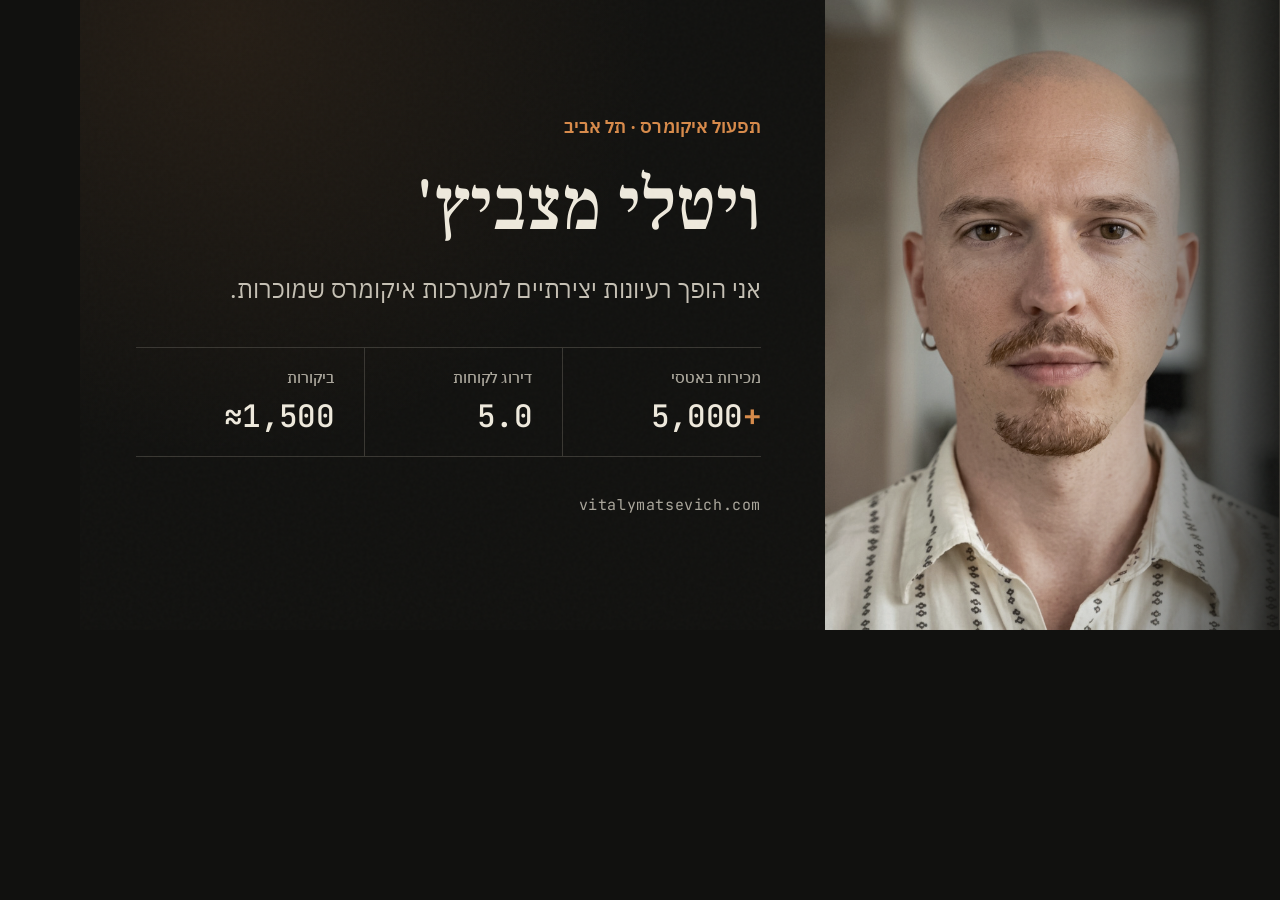
<file: tools/og-card-he.html>
<!doctype html>
<html lang="he" dir="rtl">
  <head>
    <meta charset="utf-8">
    <meta name="robots" content="noindex,nofollow">
    <title>Open Graph card source, Hebrew, 1200x630</title>
    <link rel="preconnect" href="https://fonts.googleapis.com">
    <link rel="preconnect" href="https://fonts.gstatic.com" crossorigin>
    <link rel="stylesheet" href="https://fonts.googleapis.com/css2?family=Frank+Ruhl+Libre:wght@500;600&family=IBM+Plex+Sans+Hebrew:wght@400;500;600&family=JetBrains+Mono:wght@400;500&display=swap">
    <style>
      /* Source for assets/og-card-he.jpg. Mirrored against the English card:
         in a right-to-left reading order the text column leads, so the
         photograph moves to the left edge. Rendered at exactly 1200x630. */
      :root {
        --ink: #11110f;
        --paper: #eee9dc;
        --muted: #aaa69b;
        --line: #393732;
        --signal: #d78a4a;
      }

      html, body {
        margin: 0;
        padding: 0;
        overflow: hidden;
        background: var(--ink);
      }

      .card {
        position: relative;
        display: grid;
        grid-template-columns: 455px 745px;
        width: 1200px;
        height: 630px;
        overflow: hidden;
        color: var(--paper);
        font-family: "IBM Plex Sans Hebrew", sans-serif;
        -webkit-font-smoothing: antialiased;
        background:
          radial-gradient(circle at 12% 4%, rgba(215, 138, 74, 0.10), transparent 27rem),
          var(--ink);
      }

      .card::after {
        position: absolute;
        inset: 0;
        z-index: 3;
        pointer-events: none;
        content: "";
        opacity: 0.025;
        background-image: url("data:image/svg+xml,%3Csvg viewBox='0 0 180 180' xmlns='http://www.w3.org/2000/svg'%3E%3Cfilter id='n'%3E%3CfeTurbulence type='fractalNoise' baseFrequency='.9' numOctaves='2' stitchTiles='stitch'/%3E%3C/filter%3E%3Crect width='100%25' height='100%25' filter='url(%23n)'/%3E%3C/svg%3E");
      }

      .copy {
        grid-column: 2;
        display: flex;
        flex-direction: column;
        justify-content: center;
        padding: 64px 64px 64px 56px;
      }

      /* Hebrew has no uppercase and should not be tracked, so the notation
         voice here carries weight and colour instead of those devices. */
      .eyebrow {
        margin: 0 0 26px;
        color: var(--signal);
        font-size: 18px;
        font-weight: 600;
      }

      .name {
        margin: 0;
        font-family: "Frank Ruhl Libre", serif;
        font-size: 74px;
        font-weight: 500;
        line-height: 1.16;
      }

      .line {
        max-width: 600px;
        margin: 22px 0 0;
        color: #c5c0b4;
        font-size: 24px;
        line-height: 1.5;
      }

      .proof {
        display: grid;
        grid-template-columns: repeat(3, auto);
        margin: 40px 0 0;
        border-top: 1px solid var(--line);
        border-bottom: 1px solid var(--line);
      }

      .proof div {
        padding: 20px 0 20px 30px;
        border-inline-end: 1px solid var(--line);
      }

      .proof div:last-child {
        border-inline-end: 0;
      }

      .proof div + div {
        padding-inline-start: 30px;
      }

      .proof dt {
        color: var(--muted);
        font-size: 15px;
        font-weight: 500;
      }

      /* Digits stay in the instrument voice: they are Latin in Hebrew too. */
      .proof dd {
        margin: 8px 0 0;
        font-family: "JetBrains Mono", monospace;
        font-size: 31px;
        font-weight: 500;
        letter-spacing: -0.02em;
        direction: ltr;
        text-align: right;
      }

      .proof dd span {
        color: var(--signal);
      }

      .site {
        margin: 38px 0 0;
        color: var(--muted);
        font-family: "JetBrains Mono", monospace;
        font-size: 15px;
        letter-spacing: 0.04em;
        direction: ltr;
        text-align: right;
      }

      .portrait {
        position: relative;
        grid-column: 1;
        margin: 0;
        border-inline-start: 1px solid var(--line);
      }

      .portrait img {
        display: block;
        width: 100%;
        height: 630px;
        object-fit: cover;
        object-position: 50% 42%;
        filter: saturate(0.74) contrast(1.04);
      }

      .portrait::after {
        position: absolute;
        inset: 0;
        content: "";
        background: linear-gradient(270deg, rgba(17, 17, 15, 0.92) 0%, rgba(17, 17, 15, 0.15) 34%, rgba(17, 17, 15, 0) 68%);
      }
    </style>
  </head>
  <body>
    <div class="card">
      <figure class="portrait">
        <img src="../assets/vitaly-matsevich.jpg" alt="">
      </figure>
      <div class="copy">
        <p class="eyebrow">תפעול איקומרס · תל אביב</p>
        <h1 class="name">ויטלי מצביץ'</h1>
        <p class="line">אני הופך רעיונות יצירתיים למערכות איקומרס שמוכרות.</p>
        <dl class="proof">
          <div><dt>מכירות באטסי</dt><dd>5,000<span>+</span></dd></div>
          <div><dt>דירוג לקוחות</dt><dd>5.0</dd></div>
          <div><dt>ביקורות</dt><dd>≈1,500</dd></div>
        </dl>
        <p class="site">vitalymatsevich.com</p>
      </div>
    </div>
  </body>
</html>
</file>
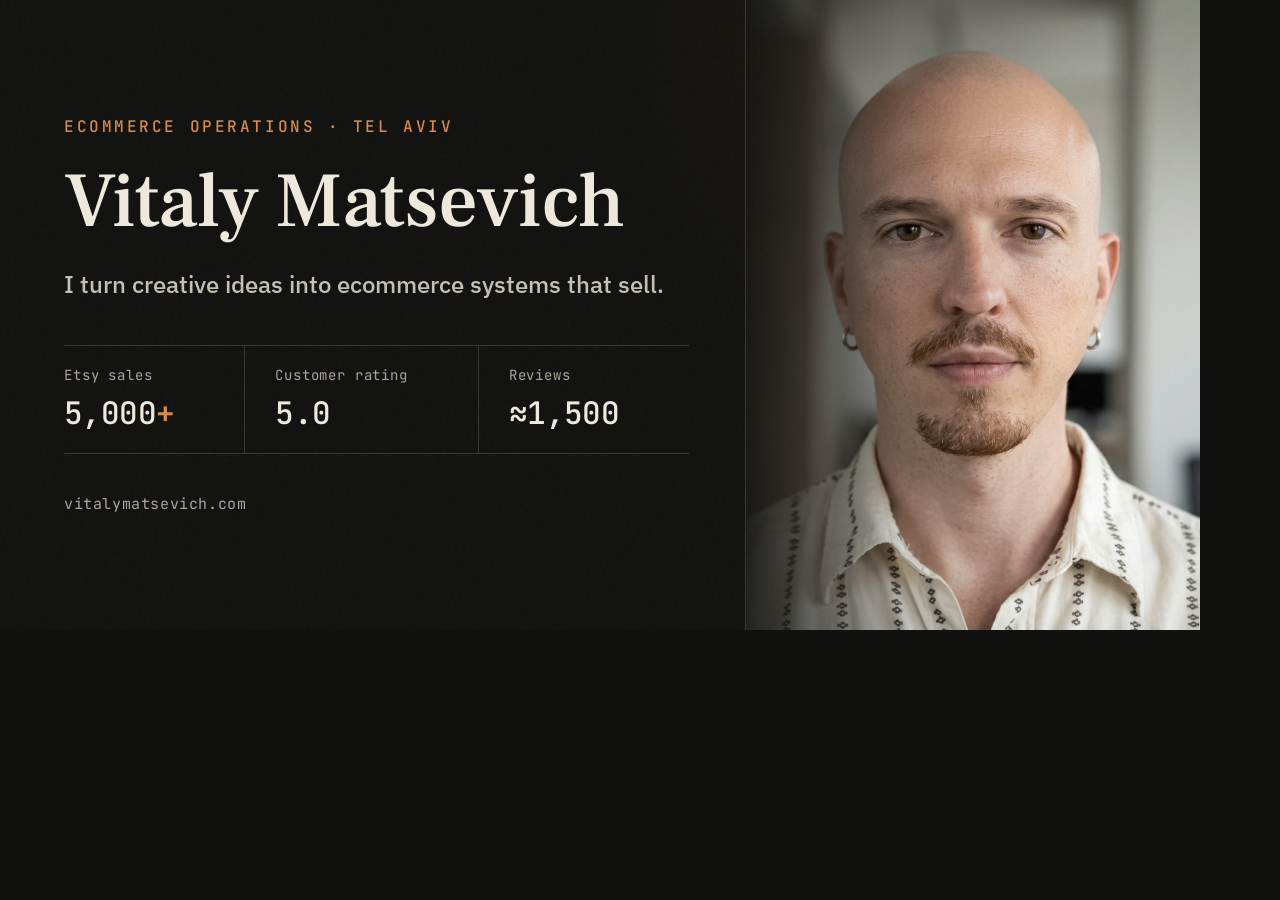
<file: tools/og-card.html>
<!doctype html>
<html lang="en">
  <head>
    <meta charset="utf-8">
    <meta name="robots" content="noindex,nofollow">
    <title>Open Graph card source, 1200x630</title>
    <link rel="preconnect" href="https://fonts.googleapis.com">
    <link rel="preconnect" href="https://fonts.gstatic.com" crossorigin>
    <link rel="stylesheet" href="https://fonts.googleapis.com/css2?family=Frank+Ruhl+Libre:wght@500;600&family=IBM+Plex+Sans:wght@400;500;600&family=JetBrains+Mono:wght@400;500&display=swap">
    <style>
      /* Source for assets/og-card.jpg. Rendered by headless Chrome at exactly
         1200x630, then encoded to JPEG. See README for the command. */
      :root {
        --ink: #11110f;
        --paper: #eee9dc;
        --muted: #aaa69b;
        --line: #393732;
        --signal: #d78a4a;
      }

      html, body {
        margin: 0;
        padding: 0;
        overflow: hidden;
        background: var(--ink);
      }

      .card {
        position: relative;
        display: grid;
        grid-template-columns: 745px 455px;
        width: 1200px;
        height: 630px;
        overflow: hidden;
        color: var(--paper);
        font-family: "IBM Plex Sans", sans-serif;
        -webkit-font-smoothing: antialiased;
        background:
          radial-gradient(circle at 88% 4%, rgba(215, 138, 74, 0.10), transparent 27rem),
          var(--ink);
      }

      /* Same grain overlay as the site. It ties the card to the page and also
         dithers the dark gradient, which is what stops JPEG banding. */
      .card::after {
        position: absolute;
        inset: 0;
        z-index: 3;
        pointer-events: none;
        content: "";
        opacity: 0.025;
        background-image: url("data:image/svg+xml,%3Csvg viewBox='0 0 180 180' xmlns='http://www.w3.org/2000/svg'%3E%3Cfilter id='n'%3E%3CfeTurbulence type='fractalNoise' baseFrequency='.9' numOctaves='2' stitchTiles='stitch'/%3E%3C/filter%3E%3Crect width='100%25' height='100%25' filter='url(%23n)'/%3E%3C/svg%3E");
      }

      .copy {
        display: flex;
        flex-direction: column;
        justify-content: center;
        padding: 64px 56px 64px 64px;
      }

      .eyebrow {
        margin: 0 0 26px;
        color: var(--signal);
        font-family: "JetBrains Mono", monospace;
        font-size: 16px;
        font-weight: 500;
        letter-spacing: 0.16em;
        text-transform: uppercase;
      }

      .name {
        margin: 0;
        font-family: "Frank Ruhl Libre", serif;
        font-size: 78px;
        font-weight: 500;
        letter-spacing: -0.015em;
        line-height: 1;
      }

      .line {
        max-width: 600px;
        margin: 26px 0 0;
        color: #c5c0b4;
        font-size: 24px;
        font-weight: 500;
        line-height: 1.42;
      }

      .proof {
        display: grid;
        grid-template-columns: repeat(3, auto);
        margin: 44px 0 0;
        border-top: 1px solid var(--line);
        border-bottom: 1px solid var(--line);
      }

      .proof div {
        padding: 20px 30px 20px 0;
        border-right: 1px solid var(--line);
      }

      .proof div:last-child {
        border-right: 0;
      }

      .proof div + div {
        padding-left: 30px;
      }

      .proof dt {
        color: var(--muted);
        font-family: "JetBrains Mono", monospace;
        font-size: 14px;
        letter-spacing: 0.06em;
      }

      .proof dd {
        margin: 8px 0 0;
        font-family: "JetBrains Mono", monospace;
        font-size: 31px;
        font-weight: 500;
        letter-spacing: -0.02em;
      }

      .proof dd span {
        color: var(--signal);
      }

      .site {
        margin: 40px 0 0;
        color: var(--muted);
        font-family: "JetBrains Mono", monospace;
        font-size: 15px;
        letter-spacing: 0.04em;
      }

      /* figure carries default UA margins, which otherwise inset the photo
         from the card edge and push it 1em down out of the 630px cell. */
      .portrait {
        position: relative;
        margin: 0;
        border-left: 1px solid var(--line);
      }

      .portrait img {
        display: block;
        width: 100%;
        height: 630px;
        object-fit: cover;
        object-position: 50% 42%;
        filter: saturate(0.74) contrast(1.04);
      }

      /* Feathers the photograph into the dark field so the split does not read
         as two pasted rectangles. */
      .portrait::after {
        position: absolute;
        inset: 0;
        content: "";
        background: linear-gradient(90deg, rgba(17, 17, 15, 0.92) 0%, rgba(17, 17, 15, 0.15) 34%, rgba(17, 17, 15, 0) 68%);
      }
    </style>
  </head>
  <body>
    <div class="card">
      <div class="copy">
        <p class="eyebrow">Ecommerce operations · Tel Aviv</p>
        <h1 class="name">Vitaly Matsevich</h1>
        <p class="line">I turn creative ideas into ecommerce systems that sell.</p>
        <dl class="proof">
          <div><dt>Etsy sales</dt><dd>5,000<span>+</span></dd></div>
          <div><dt>Customer rating</dt><dd>5.0</dd></div>
          <div><dt>Reviews</dt><dd>≈1,500</dd></div>
        </dl>
        <p class="site">vitalymatsevich.com</p>
      </div>
      <figure class="portrait">
        <img src="../assets/vitaly-matsevich.jpg" alt="">
      </figure>
    </div>
  </body>
</html>
</file>
<file: styles.min.css>
@font-face{font-family:"Frank Ruhl Libre";font-style:normal;font-weight:500 600;font-display:swap;src:url("fonts/frank-ruhl-libre-latin.woff2") format("woff2");unicode-range:U+0000-00FF,U+0131,U+0152-0153,U+02BB-02BC,U+02C6,U+02DA,U+02DC,U+0304,U+0308,U+0329,U+2000-206F,U+20AC,U+2122,U+2191,U+2193,U+2212,U+2215,U+FEFF,U+FFFD}@font-face{font-family:"Frank Ruhl Libre";font-style:normal;font-weight:500 600;font-display:swap;src:url("fonts/frank-ruhl-libre-hebrew.woff2") format("woff2");unicode-range:U+0307-0308,U+0590-05FF,U+200C-2010,U+20AA,U+25CC,U+FB1D-FB4F}@font-face{font-family:"IBM Plex Sans";font-style:normal;font-weight:400 600;font-stretch:100%;font-display:swap;src:url("fonts/ibm-plex-sans-latin.woff2") format("woff2");unicode-range:U+0000-00FF,U+0131,U+0152-0153,U+02BB-02BC,U+02C6,U+02DA,U+02DC,U+0304,U+0308,U+0329,U+2000-206F,U+20AC,U+2122,U+2191,U+2193,U+2212,U+2215,U+FEFF,U+FFFD}@font-face{font-family:"JetBrains Mono";font-style:normal;font-weight:400 500;font-display:swap;src:url("fonts/jetbrains-mono-latin.woff2") format("woff2");unicode-range:U+0000-00FF,U+0131,U+0152-0153,U+02BB-02BC,U+02C6,U+02DA,U+02DC,U+0304,U+0308,U+0329,U+2000-206F,U+20AC,U+2122,U+2191,U+2193,U+2212,U+2215,U+FEFF,U+FFFD}@font-face{font-family:"IBM Plex Sans Hebrew";font-style:normal;font-weight:400;font-display:swap;src:url("fonts/ibm-plex-sans-hebrew-400-hebrew.woff2") format("woff2");unicode-range:U+0307-0308,U+0590-05FF,U+200C-2010,U+20AA,U+25CC,U+FB1D-FB4F}@font-face{font-family:"IBM Plex Sans Hebrew";font-style:normal;font-weight:400;font-display:swap;src:url("fonts/ibm-plex-sans-hebrew-400-latin.woff2") format("woff2");unicode-range:U+0000-00FF,U+0131,U+0152-0153,U+02BB-02BC,U+02C6,U+02DA,U+02DC,U+0304,U+0308,U+0329,U+2000-206F,U+20AC,U+2122,U+2191,U+2193,U+2212,U+2215,U+FEFF,U+FFFD}@font-face{font-family:"IBM Plex Sans Hebrew";font-style:normal;font-weight:500;font-display:swap;src:url("fonts/ibm-plex-sans-hebrew-500-hebrew.woff2") format("woff2");unicode-range:U+0307-0308,U+0590-05FF,U+200C-2010,U+20AA,U+25CC,U+FB1D-FB4F}@font-face{font-family:"IBM Plex Sans Hebrew";font-style:normal;font-weight:500;font-display:swap;src:url("fonts/ibm-plex-sans-hebrew-500-latin.woff2") format("woff2");unicode-range:U+0000-00FF,U+0131,U+0152-0153,U+02BB-02BC,U+02C6,U+02DA,U+02DC,U+0304,U+0308,U+0329,U+2000-206F,U+20AC,U+2122,U+2191,U+2193,U+2212,U+2215,U+FEFF,U+FFFD}@font-face{font-family:"IBM Plex Sans Hebrew";font-style:normal;font-weight:600;font-display:swap;src:url("fonts/ibm-plex-sans-hebrew-600-hebrew.woff2") format("woff2");unicode-range:U+0307-0308,U+0590-05FF,U+200C-2010,U+20AA,U+25CC,U+FB1D-FB4F}@font-face{font-family:"IBM Plex Sans Hebrew";font-style:normal;font-weight:600;font-display:swap;src:url("fonts/ibm-plex-sans-hebrew-600-latin.woff2") format("woff2");unicode-range:U+0000-00FF,U+0131,U+0152-0153,U+02BB-02BC,U+02C6,U+02DA,U+02DC,U+0304,U+0308,U+0329,U+2000-206F,U+20AC,U+2122,U+2191,U+2193,U+2212,U+2215,U+FEFF,U+FFFD}:root{color-scheme:dark;--ink:#11110f;--ink-raised:#191917;--paper:#eee9dc;--paper-dim:#c5c0b4;--muted:#aaa69b;--line:#393732;--signal:#d78a4a;--signal-dark:#6f3c1d;--forest:#8ba990;--blue:#8d9fbd;--plum:#b39aae;--ease-out:cubic-bezier(0.23, 1, 0.32, 1);--content:min(100% - 40px, 1460px);--font-display:"Frank Ruhl Libre",Georgia,serif;--font-body:"IBM Plex Sans",system-ui,sans-serif;--font-mono:"JetBrains Mono",ui-monospace,monospace;--t-micro:0.82rem;--t-note:0.86rem;--t-dense:0.96rem;--t-body:1.04rem;--space-section:clamp(58px, 5vw, 80px);--space-section-compact:clamp(50px, 5vw, 72px);--space-heading-content:clamp(32px, 4vw, 52px);--space-section-mobile:42px;--space-section-mobile-related:32px;--space-section-mobile-major:56px}*{box-sizing:border-box}html{scroll-behavior:smooth;background:var(--ink)}body{margin:0;color:var(--paper);background:radial-gradient(circle at 88% 4%,rgba(215,138,74,.08),transparent 27rem),var(--ink);font-family:var(--font-body);-webkit-font-smoothing:antialiased}body::before{position:fixed;inset:0;z-index:20;pointer-events:none;content:"";opacity:.025;background-image:url("data:image/svg+xml,%3Csvg viewBox='0 0 180 180' xmlns='http://www.w3.org/2000/svg'%3E%3Cfilter id='n'%3E%3CfeTurbulence type='fractalNoise' baseFrequency='.9' numOctaves='2' stitchTiles='stitch'/%3E%3C/filter%3E%3Crect width='100%25' height='100%25' filter='url(%23n)'/%3E%3C/svg%3E")}a{color:inherit}a:focus-visible{outline:3px solid var(--signal);outline-offset:5px}.skip-link{position:fixed;top:12px;inset-inline-start:12px;z-index:100;padding:12px 18px;color:var(--ink);background:var(--paper);transform:translateY(-160%);transition:transform 160ms var(--ease-out)}.skip-link:focus{transform:translateY(0)}.site-header{position:fixed;top:0;left:50%;z-index:10;display:grid;grid-template-columns:1fr auto 1fr;align-items:center;width:var(--content);min-height:76px;border-bottom:1px solid transparent;transform:translateX(-50%);transition:border-color .2s ease,background-color .2s ease}.site-header[data-scrolled]{border-color:var(--line);background:rgba(17,17,15,.92);backdrop-filter:blur(14px)}.identity{display:inline-flex;gap:12px;align-items:center;min-height:44px;min-width:44px;width:max-content;font-size:.9rem;font-weight:600;text-decoration:none}.identity-mark{display:grid;width:31px;height:31px;place-items:center;border:1px solid var(--paper);font-family:var(--font-mono);font-size:.6rem;font-weight:500;letter-spacing:.02em}.site-nav{display:flex;gap:clamp(18px,2vw,34px)}.location,.site-nav a{color:var(--muted);font-size:.8rem;letter-spacing:.06em;text-decoration:none;transition:color 160ms ease}.site-nav a{display:inline-flex;align-items:center;justify-content:center;min-height:44px;min-width:44px}.location{justify-self:end}.header-end{display:flex;gap:18px;align-items:center;justify-self:end}main{overflow-x:clip}section[id]{scroll-margin-top:76px}.hero{display:grid;grid-template-columns:minmax(0,0.92fr) minmax(400px,0.58fr);grid-template-rows:1fr;gap:clamp(32px,5vw,84px);width:var(--content);min-height:0;margin:0 auto;padding-top:88px}.hero-copy{align-self:start;min-width:0;max-width:900px;padding-block:34px 44px;padding-inline:0 clamp(28px,6vw,96px)}.about-title>p,.contact-section>p:first-child,.creative-system-heading>p:first-child,.role-fit-heading>p:first-child,.role-line,.section-intro>p:first-child,.snapshot-heading>p:first-child{margin:0 0 22px;color:var(--signal);font-family:var(--font-mono);font-size:var(--t-micro);font-weight:500;letter-spacing:.22em;text-transform:uppercase}h1,h2,h3,p{text-wrap:pretty}h1{max-width:1040px;margin:0;font-family:var(--font-display);font-size:clamp(3.4rem, 5.2vw, 5rem);font-weight:500;letter-spacing:-.015em;line-height:1.01}h1 span{display:block}.hero-lede{max-width:680px;margin:28px 0 22px;color:var(--paper-dim);font-size:clamp(1rem, 1.3vw, 1.2rem);line-height:1.65}.contact-action,.primary-action,.project-link,.text-action{display:inline-flex;gap:12px;align-items:center;min-height:44px;font-size:var(--t-note);font-weight:600;letter-spacing:.05em;text-decoration:none;transition:transform 140ms var(--ease-out),color 160ms ease}.primary-action svg,.project-link svg,.text-action svg{width:18px;fill:none;stroke:currentColor;stroke-linecap:round;stroke-linejoin:round;stroke-width:1.5;transition:transform 180ms var(--ease-out)}.contact-action:active,.primary-action:active,.project-link:active,.text-action:active{transform:scale(.97)}.hero-visual{align-self:start;width:min(100%,520px);margin:34px 0 28px auto}[dir=rtl] .hero-visual{margin-inline:auto 0}.hero-work{margin:0;background:var(--ink)}.creative-piece>a,.hero-work>a{display:block;color:inherit}.hero-work>a{border:1px solid var(--line);transition:border-color 220ms ease}.creative-piece picture{display:block}.creative-piece>a:focus-visible,.hero-work>a:focus-visible{outline:2px solid var(--signal);outline-offset:-2px}.hero-work--primary{width:100%}.hero-work img{display:block;width:100%;height:auto;filter:saturate(.82) contrast(1.04);transition:filter 220ms ease}.creative-piece figcaption,.hero-work figcaption{color:var(--muted);font-family:var(--font-body);font-size:var(--t-micro);line-height:1.5}.hero-work figcaption{padding:10px 0}.hero-work figcaption .external-cue{display:inline-block;margin-inline-start:5px;transition:transform 180ms var(--ease-out)}.creative-piece .creative-caption-label,.creative-piece .external-cue,.hero-work figcaption span{color:var(--signal);font-family:var(--font-mono)}.proof-strip{display:grid;grid-template-columns:repeat(3,minmax(0,1fr));margin:34px 0 0;border-top:1px solid var(--line);border-bottom:1px solid var(--line)}.proof-strip div{display:flex;flex-direction:column;justify-content:center;min-height:94px;padding:18px clamp(16px,2vw,32px);border-inline-end:1px solid var(--line)}.proof-strip div:first-child{padding-inline-start:0}.proof-strip div:last-child{border-inline-end:0;padding-inline-end:0}.proof-strip dt{color:var(--muted);font-family:var(--font-mono);font-size:var(--t-micro);letter-spacing:.06em;overflow-wrap:anywhere}.proof-strip dd{margin:5px 0 0;font-family:var(--font-mono);font-size:clamp(1.3rem, 1.85vw, 2.1rem);font-weight:500;letter-spacing:-.02em;font-variant-numeric:tabular-nums}.proof-strip dd span{color:var(--signal)}.about-section,.creative-section,.creative-system,.profile-snapshot,.role-fit,.work-section{width:var(--content);margin:0 auto;padding:var(--space-section) 0 0}.profile-snapshot{padding-top:clamp(44px,5vw,64px)}.snapshot-heading{max-width:900px}.snapshot-heading h2{max-width:760px;margin:0;font-family:var(--font-display);font-size:clamp(2.4rem, 4vw, 4.7rem);font-weight:500;letter-spacing:-.015em;line-height:1.02}.snapshot-heading h2 span{display:block}.snapshot-heading>p:not(:first-child){max-width:620px;margin:22px 0 0;color:var(--paper-dim);font-size:1rem;line-height:1.7}.snapshot-grid{margin-top:clamp(30px,4vw,48px);border-top:1px solid var(--line)}.snapshot-block{display:grid;grid-template-columns:minmax(180px,0.26fr) minmax(0,0.74fr);gap:clamp(28px,5vw,76px);align-items:start;min-width:0;padding:clamp(26px,3vw,40px) 0;border-bottom:1px solid var(--line)}.snapshot-block h3{margin:3px 0 0;color:var(--signal);font-family:var(--font-mono);font-size:var(--t-micro);font-weight:500;letter-spacing:.16em;text-transform:uppercase}.snapshot-block dd,.snapshot-block>p,.snapshot-timeline p{color:var(--paper-dim);font-size:var(--t-dense);line-height:1.65}.snapshot-block>p{max-width:72ch;margin:0}.snapshot-timeline{display:grid;grid-template-columns:repeat(2,minmax(0,1fr));margin:0;padding:0;list-style:none}.snapshot-timeline li+li{margin-top:0;padding-top:0;padding-inline-start:clamp(22px,3vw,42px);border-top:0;border-inline-start:1px solid var(--line)}.snapshot-timeline li:first-child{padding-inline-end:clamp(22px,3vw,42px)}.snapshot-dates{display:flex;gap:7px;align-items:center;color:var(--muted);font-family:var(--font-mono);font-size:var(--t-micro);direction:ltr}.snapshot-timeline strong{display:block;margin-top:9px;font-family:var(--font-display);font-size:1.3rem;font-weight:500}.snapshot-timeline p{margin:4px 0 0}.snapshot-block dl{margin:0}.snapshot-block dl div+div{margin-top:18px;padding-top:18px;border-top:1px solid var(--line)}.snapshot-block--details dl{display:grid;grid-template-columns:1fr 0.72fr 1.55fr;gap:0}.snapshot-block--details dl div+div{margin-top:0;padding-top:0;border-top:0}.snapshot-block--details dl div:nth-child(2){padding-inline-start:clamp(18px,2vw,28px);border-inline-start:1px solid var(--line)}.snapshot-block--details dl div:nth-child(3){grid-column:auto;padding-top:0;padding-inline-start:clamp(18px,2vw,28px);border-top:0;border-inline-start:1px solid var(--line)}.snapshot-block dt{margin-bottom:5px;color:var(--muted);font-family:var(--font-mono);font-size:var(--t-micro)}.snapshot-block dd{margin:0}.about-section{padding-bottom:clamp(72px,7vw,104px)}.section-intro{max-width:900px;margin-inline-start:0;margin-bottom:var(--space-heading-content)}.section-intro>p:first-child{padding-top:0}.about-title h2,.creative-system-heading h2,.section-intro h2{max-width:800px;margin:0;font-family:var(--font-display);font-size:clamp(2.4rem, 4vw, 4.7rem);font-weight:500;letter-spacing:-.015em;line-height:1.02}.creative-system-heading h2 span,.section-intro h2 span{display:block}.section-intro h2{max-width:720px}[lang=en] .about-title h2 span,[lang=en] .creative-system-heading h2 span,[lang=en] .section-intro h2 span{white-space:nowrap}.section-intro>p:last-child{max-width:620px;margin:22px 0 0;color:var(--muted);font-size:1rem;line-height:1.65}.creative-gallery{display:grid;grid-template-columns:repeat(3,minmax(0,1fr));gap:clamp(38px,4vw,58px) clamp(24px,3vw,44px);align-items:start}.creative-piece--storefront{grid-column:1/-1}.creative-piece--storefront>a{aspect-ratio:2/1}.creative-piece--storefront img{object-fit:cover;object-position:top}.creative-piece{margin:0;background:0 0}.creative-piece>a{display:grid;aspect-ratio:4/3;overflow:hidden;place-items:center;border:1px solid var(--line);background:#171511;transition:border-color 220ms ease}.creative-piece img{display:block;width:100%;height:100%;object-fit:contain;filter:saturate(.98) contrast(1.02);transition:filter 220ms ease}.creative-piece picture{width:100%;height:100%}.creative-piece figcaption{display:flex;gap:22px;justify-content:space-between;min-height:44px;padding:12px 0 0;border-top:1px solid var(--line)}.creative-caption-label{flex:0 0 auto;letter-spacing:.05em;text-transform:uppercase}.creative-caption-copy{min-width:0;text-align:end}.creative-piece:not(.creative-piece--storefront) figcaption{display:block}.creative-piece:not(.creative-piece--storefront) .creative-caption-copy,.creative-piece:not(.creative-piece--storefront) .creative-caption-label{display:block}.creative-piece:not(.creative-piece--storefront) .creative-caption-label{margin-bottom:5px}.creative-piece:not(.creative-piece--storefront) .creative-caption-copy{max-width:32ch;text-align:start}.external-cue{display:inline-block;transition:transform 180ms var(--ease-out)}.gallery-link{margin-top:22px}.creative-system{display:block}.creative-system-heading{max-width:820px}.creative-system-heading h2{max-width:720px}.creative-system-heading>p:last-child{max-width:620px;margin:22px 0 0;color:var(--paper-dim);font-size:1rem;line-height:1.7}.creative-system-track{display:grid;grid-template-columns:repeat(4,minmax(0,1fr));column-gap:0;row-gap:0;margin:0;margin-top:var(--space-heading-content);padding:0;border-top:1px solid var(--line);border-inline-start:1px solid var(--line);list-style:none}.creative-system-track li{display:grid;grid-template-columns:36px 1fr;gap:12px 14px;align-items:start;min-height:164px;padding:24px clamp(20px,2vw,32px);border-inline-end:1px solid var(--line);border-bottom:1px solid var(--line)}.creative-system-track span{color:var(--signal);font-family:var(--font-mono);font-size:var(--t-note)}.creative-system-track strong{font-family:var(--font-display);font-size:1.35rem;font-weight:500}.creative-system-track p{grid-column:2;margin:0;color:var(--muted);font-size:var(--t-dense);line-height:1.65}.projects{border-top:1px solid var(--line)}.project{--project-color:var(--signal);position:relative;isolation:isolate;display:grid;grid-template-columns:48px minmax(250px,0.9fr) minmax(260px,1fr) minmax(230px,0.85fr);column-gap:clamp(20px,2.4vw,36px);padding:42px 0 30px;border-bottom:1px solid var(--line);transition:background-color 220ms ease}.project--forest{--project-color:var(--forest)}.project--blue{--project-color:var(--blue)}.project--plum{--project-color:var(--plum)}.project::before{position:absolute;top:0;bottom:0;left:50%;z-index:-1;width:100vw;background:rgba(255,255,255,.018);content:"";opacity:0;transform:translateX(-50%);transition:opacity 220ms ease}.project-index{color:var(--project-color);font-family:var(--font-mono);font-size:var(--t-dense);font-weight:500}.project-heading p{margin:0 0 18px;color:var(--muted);font-family:var(--font-mono);font-size:var(--t-micro);letter-spacing:.06em;line-height:1.6;text-transform:uppercase}.project-heading h3{margin:0 0 10px;font-family:var(--font-display);font-size:clamp(2.2rem, 3.9vw, 4.4rem);font-weight:500;letter-spacing:-.015em;line-height:1.04}.project-heading strong{color:var(--project-color);font-size:.9rem;font-weight:600}.project-summary{max-width:390px;margin:0;color:var(--paper-dim);font-size:.9rem;line-height:1.7}.project-system{margin-top:0}.outcomes{margin:10px 0 0;padding:0;list-style:none}.outcomes li{padding:10px 0;border-bottom:1px solid var(--line);color:var(--muted);font-size:var(--t-note)}.outcomes li:first-child{color:var(--paper);border-top:1px solid var(--line)}.project-foot{grid-column:2/-1;display:flex;align-items:center;justify-content:space-between;margin-top:34px;padding-top:22px;border-top:1px solid var(--line)}.project-foot p{max-width:600px;margin:0;color:var(--muted);font-size:var(--t-note)}.field-label{display:block;margin-bottom:12px;color:var(--project-color,var(--signal));font-family:var(--font-mono);font-size:var(--t-micro);font-weight:500;letter-spacing:.2em;text-transform:uppercase}.project-link{color:var(--project-color)}.project-evidence{grid-column:1/-1;width:100%;margin:26px 0 0}.project-evidence-link{display:block;color:inherit;text-decoration:none;cursor:zoom-in}.project-evidence-link picture{display:block}.project-evidence img{display:block;width:100%;height:auto;border:1px solid var(--line);filter:saturate(.78) contrast(1.04);transition:border-color 160ms ease,filter 160ms ease}.project-evidence-view{display:flex;justify-content:flex-end;margin-top:10px;color:var(--project-color);font-family:var(--font-mono);font-size:var(--t-micro);letter-spacing:.08em;text-transform:uppercase}.project-evidence figcaption{margin-top:12px;color:var(--muted);font-family:var(--font-mono);font-size:var(--t-micro);letter-spacing:.08em;line-height:1.6;text-transform:uppercase}.project-evidence--hush .project-evidence-link{cursor:pointer}.project-evidence--hush picture{aspect-ratio:16/9;overflow:hidden}.project-evidence--hush img{height:100%;object-fit:cover;object-position:top}.role-fit{padding-bottom:clamp(10px,2vw,28px)}.role-fit-heading{max-width:900px;margin-inline-start:0}.role-fit-heading h2{max-width:760px;margin:0;font-family:var(--font-display);font-size:clamp(2.4rem, 4vw, 4.7rem);font-weight:500;letter-spacing:-.015em;line-height:1.02}.role-fit-heading>p:last-child{max-width:620px;margin:22px 0 0;color:var(--paper-dim);font-size:1rem;line-height:1.7}.role-fit-table{margin-top:var(--space-heading-content);border-top:1px solid var(--line)}.role-fit-row{display:grid;grid-template-columns:minmax(260px,0.44fr) minmax(0,0.56fr);gap:clamp(28px,5vw,90px);align-items:center;padding:clamp(28px,3vw,42px) 0;border-bottom:1px solid var(--line)}.role-fit-row--header{padding:14px 0}.role-fit-row--header span{color:var(--signal);font-family:var(--font-mono);font-size:var(--t-micro);font-weight:500;letter-spacing:.18em;text-transform:uppercase}.role-fit-row h3{margin:0;font-family:var(--font-display);font-size:clamp(1.65rem, 2.5vw, 2.9rem);font-weight:500;letter-spacing:-.015em;line-height:1.08}.role-fit-row p{margin:0;color:var(--paper-dim);font-size:clamp(1rem, 1.35vw, 1.22rem);line-height:1.62}.role-fit-process{margin-top:clamp(34px,4vw,56px)}.role-fit-process ol{display:grid;grid-template-columns:repeat(5,minmax(0,1fr));gap:clamp(18px,3vw,48px);margin:0;padding:0;list-style:none}.role-fit-process li{position:relative;color:var(--paper-dim);font-family:var(--font-mono);font-size:var(--t-note);letter-spacing:.12em;text-transform:uppercase}.role-fit-process li:first-child{color:var(--muted)}.role-fit-process li:not(:last-child)::after{position:absolute;inset-inline-end:calc(clamp(18px,3vw,48px) * -0.65);color:var(--line-strong);content:"→"}[dir=rtl] .role-fit-process li:not(:last-child)::after{content:"←"}.role-fit-process li span{display:block;margin-bottom:9px;color:var(--signal);font-size:var(--t-micro)}.role-fit-process li:first-child span{color:var(--muted)}.role-fit-process>p{margin:28px 0 0;color:var(--paper-dim);font-size:var(--t-dense);line-height:1.65}.creative-system-track li:first-child,.role-fit-process li:first-child{--sequence-index:0}.creative-system-track li:nth-child(2),.role-fit-process li:nth-child(2){--sequence-index:1}.creative-system-track li:nth-child(3),.role-fit-process li:nth-child(3){--sequence-index:2}.creative-system-track li:nth-child(4),.role-fit-process li:nth-child(4){--sequence-index:3}.role-fit-process li:nth-child(5){--sequence-index:4}@keyframes sequence-step-enter{from{opacity:.68;transform:translateY(8px)}to{opacity:1;transform:translateY(0)}}@keyframes sequence-note-enter{from{opacity:.72}to{opacity:1}}@media (prefers-reduced-motion:no-preference){.motion-ready .creative-system-track li,.motion-ready .role-fit-process li{opacity:.68;transform:translateY(8px)}.motion-ready .role-fit-process>p{opacity:.72}.motion-ready .creative-system-track.is-active li,.motion-ready .role-fit-process.is-active li{animation:sequence-step-enter 380ms var(--ease-out) both;animation-delay:calc(var(--sequence-index) * 60ms)}.motion-ready .role-fit-process.is-active>p{animation:sequence-note-enter 320ms var(--ease-out) .3s both}}.role-fit-statement{max-width:1160px;margin:clamp(44px,6vw,78px) 0 0;font-family:var(--font-display);font-size:clamp(2.3rem, 4.5vw, 5.2rem);font-weight:500;letter-spacing:-.02em;line-height:1.02}.work-section .section-intro{max-width:900px;margin-inline-start:0}.about-title h2 span{display:block}.about-section{display:grid;grid-template-columns:repeat(12,minmax(0,1fr));column-gap:clamp(28px,3vw,48px);row-gap:clamp(28px,3vw,44px);align-items:start}.about-title{grid-column:6/-1;grid-row:1}.about-copy{grid-column:6/-1;grid-row:2;max-width:760px}.portrait{grid-column:1/5;grid-row:1/span 2;align-self:start;margin:0}.portrait img{display:block;width:100%;height:auto;aspect-ratio:4/5;object-fit:cover;object-position:50% 42%;filter:saturate(.74) contrast(1.04)}.portrait figcaption{margin-top:12px;color:var(--muted);font-size:var(--t-micro)}.about-copy p{margin:0 0 28px;color:var(--paper-dim);font-size:clamp(1rem, 1.35vw, 1.25rem);line-height:1.75}.about-copy p:first-child{color:var(--paper);font-size:clamp(1.25rem, 1.8vw, 1.7rem)}.contact-section{width:100%;padding:clamp(64px,7vw,92px) max(20px,calc((100vw - 1460px)/ 2));color:#16130f;background:var(--signal)}.contact-section>p:first-child{color:#462611}.contact-section h2{max-width:1040px;margin:0;font-family:var(--font-display);font-size:clamp(2.7rem, 5.2vw, 5.3rem);font-weight:500;letter-spacing:-.015em;line-height:1.01}.contact-section>p:not(:first-child){max-width:680px;margin:30px 0 24px;font-size:1.04rem;line-height:1.65}.contact-action{padding-bottom:7px;border-bottom:1px solid currentColor}.primary-action{margin-top:0;padding:14px 20px;color:var(--paper);background:var(--ink)}.contact-links{display:flex;flex-wrap:wrap;gap:10px;margin-top:26px}.primary-action--quiet{padding:13px 19px;color:#16130f;background:0 0;border:1px solid rgba(22,19,15,.42)}@media (hover:hover) and (pointer:fine){.primary-action--quiet:hover{border-color:#16130f;background:rgba(22,19,15,.07)}}.contact-section a:focus-visible{outline-color:var(--ink)}footer{display:grid;grid-template-columns:1fr 1fr 1fr;width:var(--content);min-height:120px;margin:0 auto;align-items:center;color:var(--muted);font-size:var(--t-micro)}footer span:nth-child(2){text-align:center}footer a{display:inline-flex;align-items:center;min-height:44px;justify-self:end;text-decoration:none}@media (hover:hover) and (pointer:fine){.project:hover::before{opacity:1}.project-link:hover{color:var(--paper)}.project-evidence-link:hover img{border-color:var(--project-color);filter:saturate(.92) contrast(1.04)}.hero-work>a:hover{border-color:var(--signal)}.hero-work>a:hover img{filter:saturate(.96) contrast(1.06) brightness(1.04)}.hero-work>a:hover+figcaption .external-cue{transform:translate(3px,-3px)}.creative-piece>a:hover{border-color:var(--signal)}.creative-piece>a:hover img{filter:saturate(1.04) contrast(1.05) brightness(1.06)}.creative-piece>a:hover+figcaption .external-cue{transform:translate(3px,-3px)}}@media (max-width:1180px){.hero{grid-template-columns:minmax(0,1fr) minmax(330px,0.72fr);gap:clamp(24px,3vw,40px)}.hero-copy{padding-inline-end:clamp(12px,2vw,28px)}.hero-visual{width:min(100%,460px)}}@media (max-width:860px){.hero{grid-template-columns:1fr;grid-template-rows:auto auto;min-height:auto}.hero-copy{padding-inline-end:0}.hero-visual{width:min(76vw,480px);margin:12px auto 44px}}@media (max-width:820px){.site-header{grid-template-columns:auto 1fr auto;column-gap:clamp(12px,3.6vw,16px);min-height:64px}.site-nav{gap:clamp(6px,2.4vw,10px);min-width:0}.identity>span:last-child,.location,.site-nav .nav-secondary{display:none}.lang-switch [aria-current=true],.lang-switch span{display:none}.lang-switch{gap:0}.snapshot-timeline li:first-child{padding-inline-end:12px}.snapshot-timeline li+li{padding-inline-start:12px}.snapshot-dates{gap:4px}.snapshot-block--details dl{grid-template-columns:repeat(2,minmax(0,1fr));row-gap:18px}.snapshot-block--details dl div:nth-child(3){grid-column:1/-1;padding-top:18px;padding-inline-start:0;border-top:1px solid var(--line);border-inline-start:0}}@media (max-width:1040px){:root{--content:min(100% - 32px, 920px)}.proof-strip{grid-column:1}.creative-gallery{grid-template-columns:repeat(2,minmax(0,1fr))}.creative-piece--journal,.creative-piece--storefront{grid-column:1/-1}.creative-piece--journal>a{aspect-ratio:2/1}.creative-piece--journal img{object-fit:cover;object-position:top}.snapshot-block{grid-template-columns:minmax(150px,0.24fr) minmax(0,0.76fr);gap:clamp(24px,4vw,44px)}.project{grid-template-columns:54px 1fr 1fr}.project-heading{grid-column:2/-1}.project-summary{grid-column:2;margin-top:42px}.project-system{grid-column:3;margin-top:42px}.project-foot{grid-column:2/-1}.about-section,.creative-system{grid-template-columns:1fr}.creative-system-track{grid-template-columns:repeat(2,minmax(0,1fr))}.about-section{row-gap:32px}.about-copy,.about-title,.portrait{grid-column:1;grid-row:auto}.portrait{width:min(52vw,360px);margin:0}.portrait img{height:auto}.about-copy{padding-top:0}.creative-system{gap:40px}}@media (max-width:680px){:root{--content:calc(100% - 28px)}.project-evidence:not(.project-evidence--hush) img{aspect-ratio:1440/2556}.hero{padding-top:64px}.hero-copy{padding:36px 0 24px}h1{font-size:clamp(2.5rem, 10.4vw, 2.9rem)}h1 span{display:block}.hero-lede{font-size:.97rem}.hero-visual{width:100%;margin:8px auto 8px}.hero-work--primary{width:100%}.proof-strip div{min-height:88px;padding:12px 10px}.proof-strip div:first-child{padding-inline-start:0}.proof-strip div:last-child{padding-inline-end:0;border-inline-end:0}.proof-strip dd{font-size:1rem}.proof-strip dt{font-size:var(--t-micro);line-height:1.35}.about-section,.creative-section,.creative-system,.profile-snapshot,.role-fit,.work-section{padding:var(--space-section-mobile) 0 0}.creative-system{padding-top:var(--space-section-mobile-related)}.creative-section,.work-section{padding-top:var(--space-section-mobile-major)}.about-section{gap:24px;padding-top:var(--space-section-mobile-related);padding-bottom:52px}.profile-snapshot{padding-top:var(--space-section-mobile-related)}.section-intro{display:block;margin-inline-start:0;margin-bottom:38px}.role-fit-heading,.snapshot-heading{display:block;margin-inline-start:0}.role-fit-heading>p:first-child,.snapshot-heading>p:first-child{padding-top:0}.role-fit-heading>p:last-child,.snapshot-heading>p:not(:first-child){margin-top:24px}.role-fit-heading h2,.snapshot-heading h2{font-size:2.4rem}.role-fit-heading h2{font-size:2.2rem;line-height:1.04}.role-fit-heading>p:last-child{max-width:36ch;margin-top:16px;color:var(--muted);font-size:.96rem;line-height:1.55}.snapshot-grid{margin-top:38px}.snapshot-block{display:block;min-height:auto;padding:24px 0}.snapshot-block h3{margin:0 0 22px}.snapshot-timeline{grid-template-columns:1fr}.snapshot-timeline li:first-child{padding-inline-end:0}.snapshot-timeline li+li{margin-top:24px;padding-top:24px;padding-inline-start:0;border-top:1px solid var(--line);border-inline-start:0}.snapshot-block--details dl{display:block}.snapshot-block--details dl div+div{margin-top:18px;padding-top:18px;padding-inline-start:0;border-top:1px solid var(--line);border-inline-start:0}.snapshot-block--details dl div:nth-child(2),.snapshot-block--details dl div:nth-child(3){grid-column:auto;padding-inline-start:0;border-inline-start:0}.creative-system-heading>p:first-child,.creative-system-heading>p:last-child,.section-intro>p:first-child,.section-intro>p:last-child{padding-top:0}.section-intro>p:last-child{margin-top:24px}.creative-gallery{grid-template-columns:1fr}.creative-piece--journal,.creative-piece--storefront{grid-column:auto}.creative-piece>a{aspect-ratio:1/1}.creative-piece--storefront>a{aspect-ratio:43/90}.creative-piece--collections>a,.creative-piece--journal>a,.creative-piece--pagan>a{aspect-ratio:4/3}.creative-piece--journal img{object-fit:contain}.creative-piece--storefront{width:100%}.creative-piece figcaption{display:block}.creative-piece figcaption .creative-caption-label{display:block;margin-bottom:4px}.creative-caption-copy{display:block;text-align:start}.creative-system-track li{grid-template-columns:36px 1fr;gap:14px;min-height:auto;padding:22px 16px}.creative-system-heading{display:block}.creative-system-heading>p:last-child{margin-top:24px}.creative-system-track{grid-template-columns:1fr}.creative-system-track p{grid-column:2}.project{display:grid;grid-template-columns:34px 1fr;padding:34px 0 26px}.project-evidence,.project-foot,.project-heading,.project-summary,.project-system{grid-column:2}.project-evidence{grid-column:1/-1}.project-heading p{min-height:auto;margin-bottom:22px}.project-heading h3{font-size:2rem}.project-summary,.project-system{margin-top:28px}.project-foot{align-items:flex-start;flex-direction:column;gap:24px;margin-top:30px}.role-fit-table{margin-top:28px}.role-fit-row--header{position:absolute;width:1px;height:1px;padding:0;overflow:hidden;clip:rect(0 0 0 0);clip-path:inset(50%);white-space:nowrap;border:0}.role-fit-row{grid-template-columns:1fr;gap:8px;padding:22px 0 24px}.role-fit-row h3{max-width:20ch;font-size:1.65rem;line-height:1.12}.role-fit-row p{max-width:38ch;color:var(--muted);font-size:.96rem;line-height:1.55}.role-fit-process{margin-top:34px}.role-fit-process ol{grid-template-columns:repeat(2,minmax(0,1fr));gap:24px 18px}.role-fit-process li:not(:last-child)::after,[dir=rtl] .role-fit-process li:not(:last-child)::after{content:none}.role-fit-statement{display:none}[lang=en] .about-title h2 span,[lang=en] .creative-system-heading h2 span,[lang=en] .section-intro h2 span{white-space:normal}.about-title h2{max-width:18ch;font-size:2.15rem;line-height:1.06}.portrait{width:100%;margin:0}.portrait img{height:auto}.about-copy{padding-top:0}.contact-section{padding-inline:14px}.contact-section h2{font-size:2.35rem}footer{grid-template-columns:1fr auto}footer span:nth-child(2){display:none}}@media (prefers-reduced-motion:reduce){html{scroll-behavior:auto}*,::after,::before{scroll-behavior:auto!important;animation-duration:0s!important;animation-delay:0s!important;animation-iteration-count:1!important;transition-duration:0s!important}}[lang=he]{--font-body:"IBM Plex Sans Hebrew",system-ui,sans-serif}[lang=he] .about-title>p,[lang=he] .contact-section>p:first-child,[lang=he] .creative-caption-label,[lang=he] .creative-system-heading>p:first-child,[lang=he] .creative-system-track span,[lang=he] .field-label,[lang=he] .hero-work figcaption span,[lang=he] .project-evidence figcaption,[lang=he] .project-evidence-view,[lang=he] .project-heading p,[lang=he] .proof-strip dt,[lang=he] .role-fit-heading>p:first-child,[lang=he] .role-fit-process li,[lang=he] .role-fit-row--header span,[lang=he] .role-line,[lang=he] .section-intro>p:first-child,[lang=he] .snapshot-block h3,[lang=he] .snapshot-dates,[lang=he] .snapshot-heading>p:first-child{font-family:var(--font-body);font-weight:600;letter-spacing:normal;text-transform:none}[lang=he] .contact-action,[lang=he] .location,[lang=he] .primary-action,[lang=he] .project-link,[lang=he] .site-nav a,[lang=he] .text-action{letter-spacing:normal}[lang=he] .creative-system-track span,[lang=he] .hero-work figcaption span,[lang=he] .project-index,[lang=he] .proof-strip dd{font-family:var(--font-mono)}[lang=he] .snapshot-dates{direction:rtl}[lang=he] .proof-strip dd{direction:ltr;text-align:right}[lang=he] h1{line-height:1.18}[lang=he] .about-title h2,[lang=he] .contact-section h2,[lang=he] .project-heading h3,[lang=he] .role-fit-heading h2,[lang=he] .role-fit-row h3,[lang=he] .role-fit-statement,[lang=he] .section-intro h2,[lang=he] .snapshot-heading h2{line-height:1.2}[dir=rtl] .primary-action svg,[dir=rtl] .project-link svg,[dir=rtl] .text-action svg{transform:scaleX(-1)}.lang-switch{display:inline-flex;gap:8px;align-items:center;justify-self:end;color:var(--muted);font-family:var(--font-mono);font-size:var(--t-micro);letter-spacing:.06em}.lang-switch a{display:inline-flex;align-items:center;justify-content:center;min-width:44px;min-height:44px;text-decoration:none;transition:color 160ms ease}.lang-switch [aria-current=true]{color:var(--paper)}.lang-switch span{color:var(--line)}[lang=he] .lang-switch{font-family:var(--font-mono)}@media (hover:hover) and (pointer:fine){.lang-switch a:hover,.site-nav a:hover{color:var(--paper)}.primary-action:hover svg,.project-link:hover svg,.text-action:hover svg{transform:translateX(4px)}[dir=rtl] .primary-action:hover svg,[dir=rtl] .project-link:hover svg,[dir=rtl] .text-action:hover svg{transform:scaleX(-1) translateX(4px)}}.video-row{display:grid;grid-template-columns:repeat(3,minmax(0,260px));gap:clamp(12px,2vw,28px);margin-top:var(--space-heading-content)}.video-row figure{margin:0}.video-row iframe{display:block;width:100%;aspect-ratio:9 / 16;border:1px solid var(--line)}.video-row figcaption{margin-top:10px;color:var(--muted);font-family:var(--font-mono);font-size:var(--t-micro);letter-spacing:0.06em}@media (max-width:680px){.video-row{grid-template-columns:repeat(3,62vw);overflow-x:auto;scroll-snap-type:x mandatory}.video-row figure{scroll-snap-align:start}}
</file>
